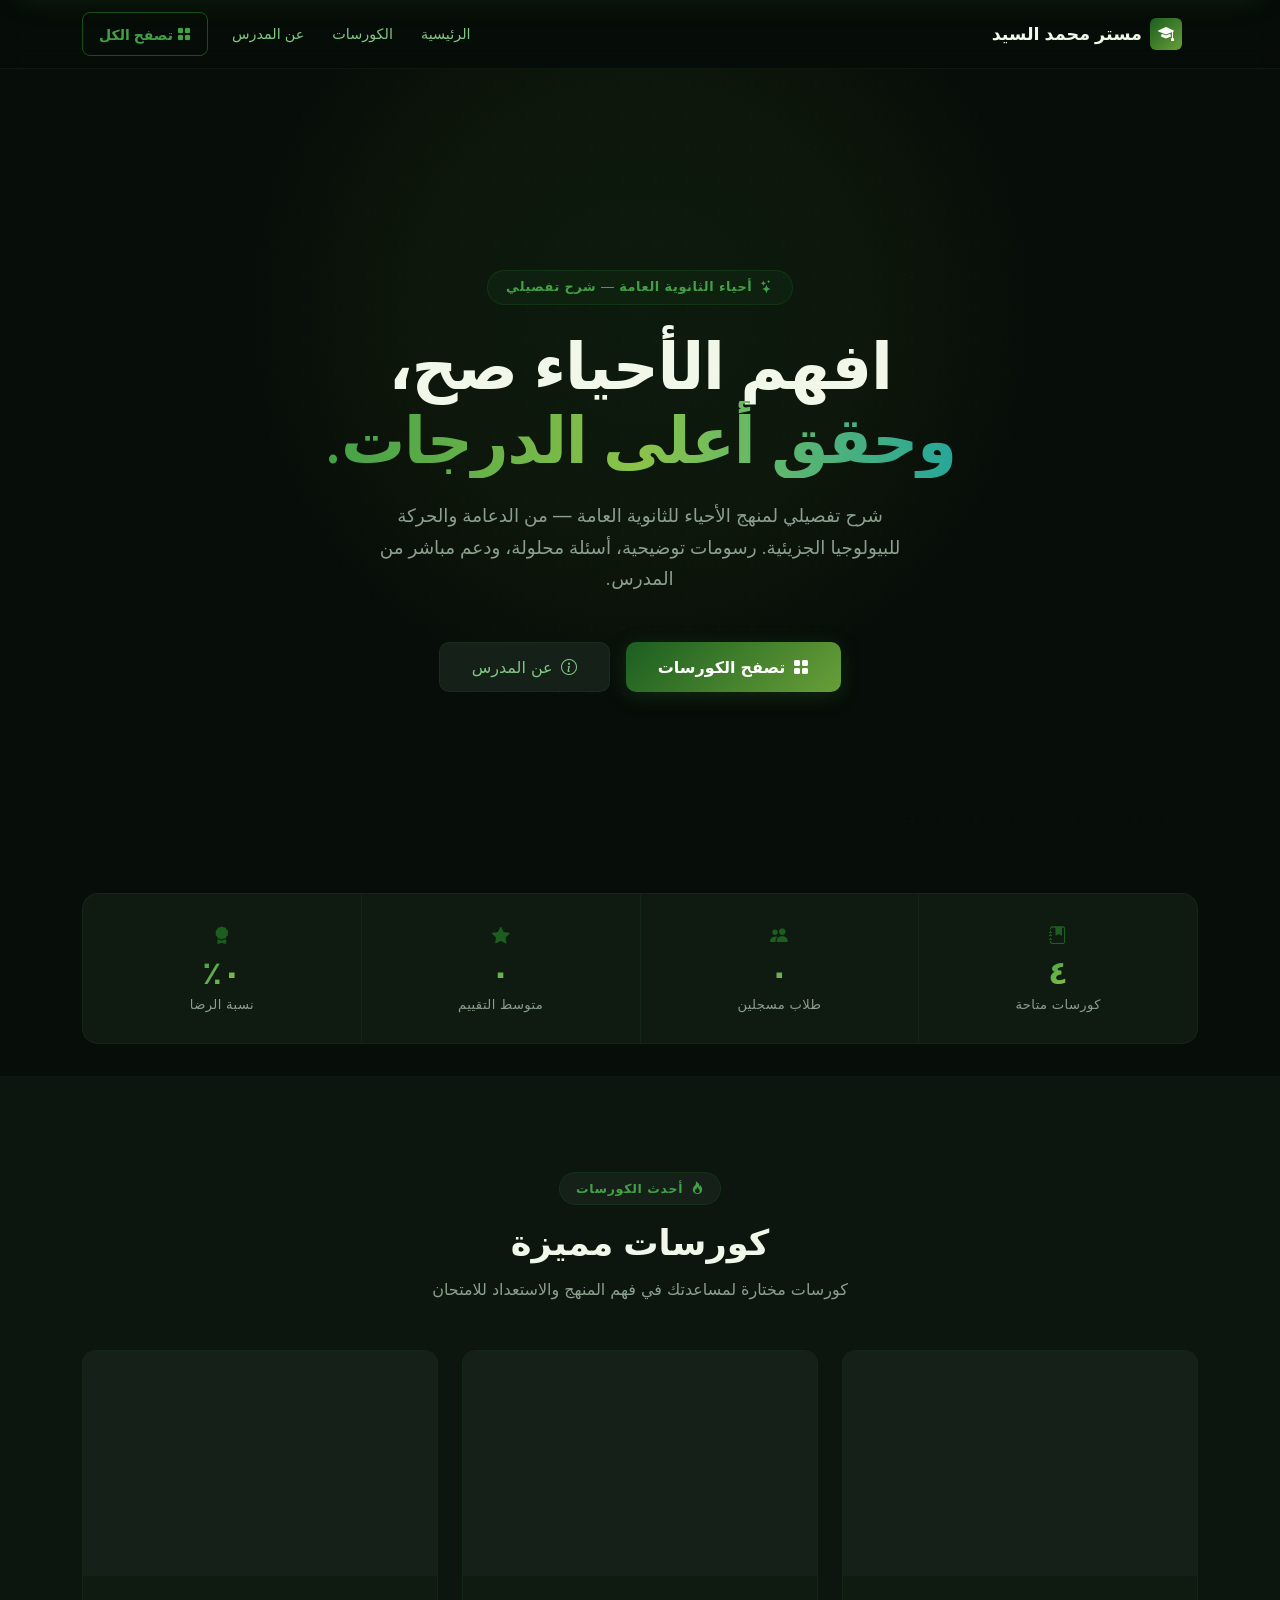
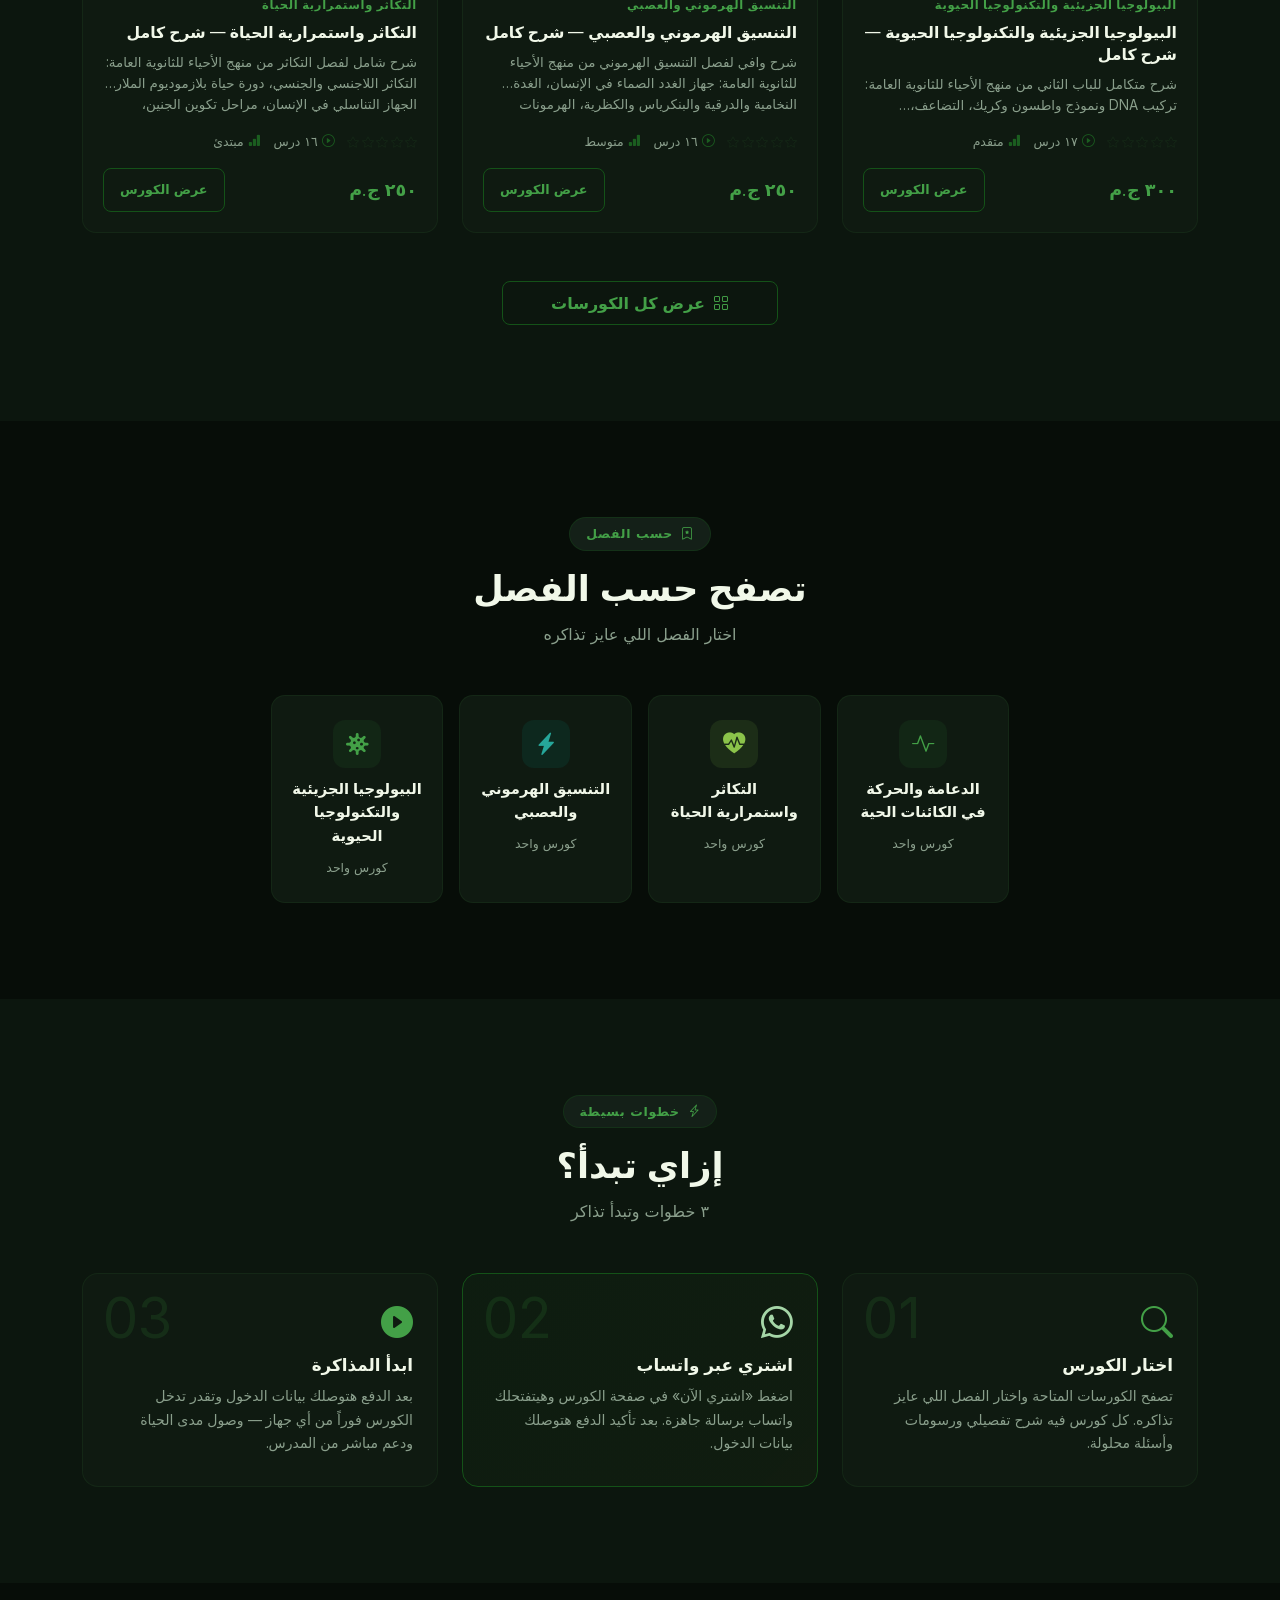
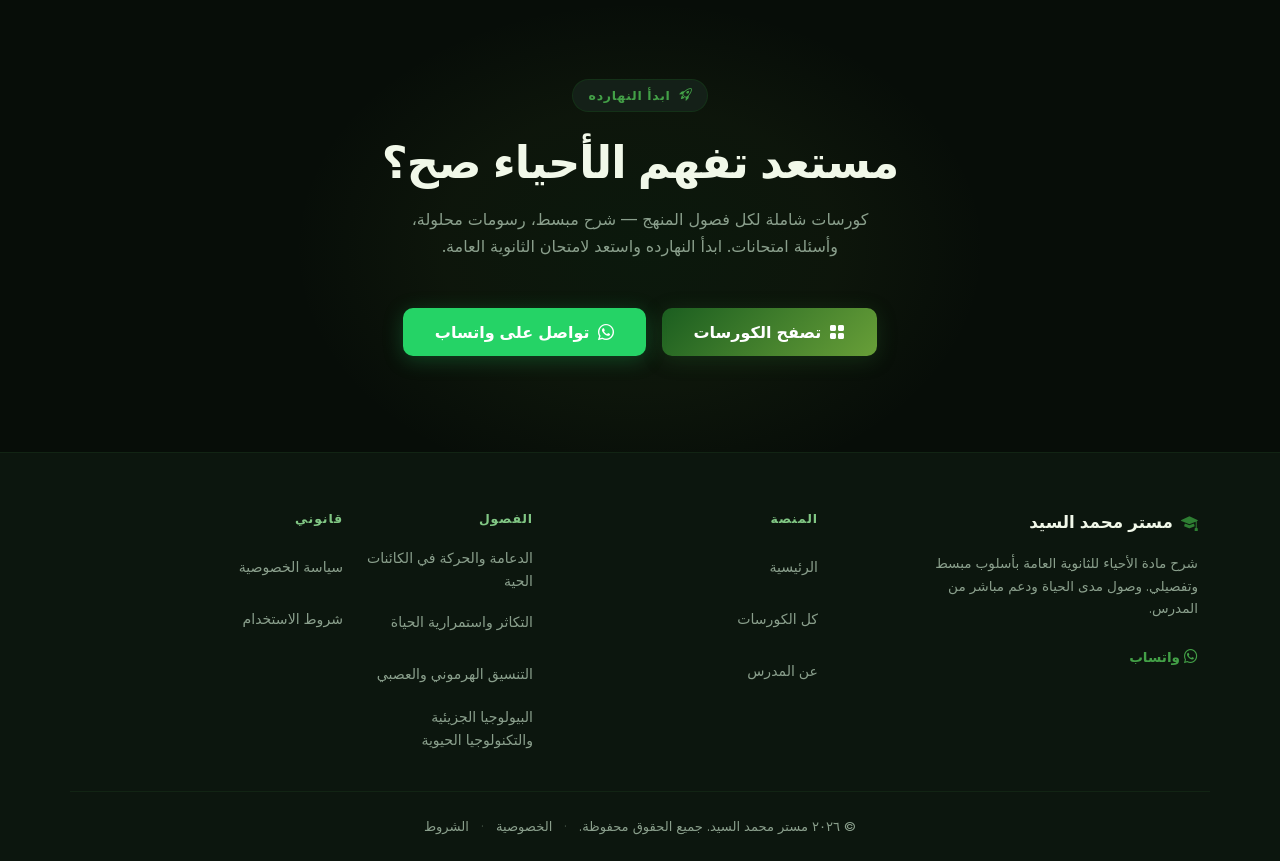
<file: index.html>
<!-- ── Upgrade Summary ──
   - Replaced home-navbar → site-navbar, home-brand → site-brand, etc.
   - Replaced home-btn-outline → site-btn-outline
   - Replaced home-btn-primary → site-btn-primary
   - Replaced home-btn-ghost → site-btn-ghost
   - Replaced home-btn-whatsapp → site-btn-whatsapp
   - Replaced home-footer, footer-* → site-footer, site-footer-*
   - Added components.css link between courses.css and home.css
   ── End Summary ── -->

<!DOCTYPE html>
<html lang="ar" dir="rtl" data-bs-theme="dark">

<head>
  <meta charset="utf-8">
  <meta name="viewport" content="width=device-width, initial-scale=1.0, shrink-to-fit=no">

  <title id="page-title">مستر محمد السيد — أستاذ الأحياء للثانوية العامة</title>
  <meta name="description"
        id="page-desc"
        content="منصة مستر محمد السيد لتعليم مادة الأحياء لطلاب الثانوية العامة في مصر. شرح تفصيلي لكل فصول المنهج مع رسومات توضيحية محلولة وأسئلة امتحانات سابقة.">
  <meta name="robots" content="index, follow">
  <link rel="canonical" id="page-canonical" href="https://mrmohamedelsayed.com/">

  <meta property="og:type"        content="website">
  <meta property="og:url"         id="og-url"         content="https://mrmohamedelsayed.com/">
  <meta property="og:title"       id="og-title"       content="مستر محمد السيد — أستاذ الأحياء للثانوية العامة">
  <meta property="og:description" id="og-desc"        content="شرح أحياء الثانوية العامة بالتفصيل مع أسئلة محلولة ودعم مباشر.">
  <meta property="og:image"       id="og-image"       content="https://mrmohamedelsayed.com/assets/img/og-image.png">
  <meta property="og:site_name"   id="og-site-name"   content="مستر محمد السيد">

  <meta name="twitter:card"        content="summary_large_image">
  <meta name="twitter:title"       id="tw-title"  content="مستر محمد السيد — أستاذ الأحياء للثانوية العامة">
  <meta name="twitter:description" id="tw-desc"   content="شرح أحياء الثانوية العامة بالتفصيل مع أسئلة محلولة ودعم مباشر.">
  <meta name="twitter:image"       id="tw-image"  content="https://mrmohamedelsayed.com/assets/img/og-image.png">

  <link rel="alternate" hreflang="ar" id="hreflang-ar" href="https://mrmohamedelsayed.com/">

  <meta http-equiv="Content-Security-Policy"
        content="default-src 'none';
                 script-src 'self';
                 style-src 'self' https://cdn.jsdelivr.net;
                 font-src 'self' https://cdn.jsdelivr.net;
                 img-src 'self' data:;
                 connect-src 'self';
                 form-action 'none';">

  <link rel="apple-touch-icon" type="image/png" sizes="180x180" href="assets/img/fav180.png">
  <link rel="icon" type="image/png" sizes="32x32" href="assets/img/fav32.png">
  <link rel="icon" type="image/png" sizes="32x32" href="assets/img/fav32D.png"
        media="(prefers-color-scheme: dark)">
  <link rel="icon" type="image/png" sizes="16x16" href="assets/img/fav16.png">
  <link rel="icon" type="image/png" sizes="16x16" href="assets/img/fav16D.png"
        media="(prefers-color-scheme: dark)">

  <link rel="preload" href="assets/fonts/inter-variable.woff2"
        as="font" type="font/woff2" crossorigin="anonymous">

  <link rel="stylesheet" href="assets/bootstrap/css/bootstrap.min.css">
  <link rel="stylesheet" href="https://cdn.jsdelivr.net/npm/bootstrap-icons@1.13.1/font/bootstrap-icons.min.css">
  <link rel="stylesheet" href="assets/css/courses.css">
  <link rel="stylesheet" href="assets/css/components.css">
  <link rel="stylesheet" href="assets/css/home.css">
</head>

<body>

  <a href="#main-content" class="skip-link">تخطي إلى المحتوى</a>

  <nav class="navbar navbar-expand-lg site-navbar sticky-top"
       aria-label="التنقل الرئيسي">
    <div class="container">

      <a class="navbar-brand site-brand" href="./index.html">
        <span class="site-brand-icon" aria-hidden="true">
          <i class="bi bi-mortarboard-fill" aria-hidden="true"></i>
        </span>
        <span id="nav-brand-name"></span>
      </a>

      <button class="navbar-toggler border-0" type="button"
              data-bs-toggle="collapse" data-bs-target="#mainNav"
              aria-controls="mainNav" aria-expanded="false"
              aria-label="تبديل القائمة">
        <i class="bi bi-list fs-4 icon-em-500" aria-hidden="true"></i>
      </button>

      <div class="collapse navbar-collapse" id="mainNav">
        <ul class="navbar-nav me-auto align-items-lg-center gap-lg-1">
          <li class="nav-item">
            <a class="nav-link" href="./index.html"
               aria-current="page" data-nav-page="home">الرئيسية</a>
          </li>
          <li class="nav-item">
            <a class="nav-link" href="./course/"
               data-nav-page="courses">الكورسات</a>
          </li>
          <li class="nav-item">
            <a class="nav-link" href="./about.html"
               data-nav-page="about">عن المدرس</a>
          </li>
          <li class="nav-item me-lg-2">
            <a class="btn site-btn-outline btn-sm px-3" href="./course/">
              <i class="bi bi-grid-fill ms-1" aria-hidden="true"></i>تصفح الكل
            </a>
          </li>
        </ul>
      </div>

    </div>
  </nav>

  <main id="main-content">

    <section class="hero-section" aria-labelledby="hero-heading">
      <div class="hero-bg-grid" aria-hidden="true"></div>
      <div class="hero-glow"    aria-hidden="true"></div>

      <div class="container hero-content">
        <div class="row justify-content-center text-center">
          <div class="col-12 col-lg-9 col-xl-8">

            <div class="hero-badge mb-4" aria-hidden="true">
              <i class="bi bi-stars ms-2" aria-hidden="true"></i>أحياء الثانوية العامة — شرح تفصيلي
            </div>

            <h1 class="hero-title mb-4" id="hero-heading">
              <span class="hero-title-line"     id="hero-title-line1"></span><br>
              <span class="hero-title-gradient" id="hero-title-gradient"></span>
            </h1>

            <p class="hero-subtitle mb-5" id="hero-subtitle"></p>

            <div class="hero-actions d-flex flex-wrap gap-3 justify-content-center">
              <a href="./course/" class="btn site-btn-primary hero-btn-main">
                <i class="bi bi-grid-fill ms-2" aria-hidden="true"></i>تصفح الكورسات
              </a>
              <a href="./about.html" class="btn site-btn-ghost hero-btn-sec">
                <i class="bi bi-info-circle ms-2" aria-hidden="true"></i>عن المدرس
              </a>
            </div>

          </div>
        </div>
      </div>

      <div class="hero-wave" aria-hidden="true">
        <svg viewBox="0 0 1440 60" preserveAspectRatio="none"
             xmlns="http://www.w3.org/2000/svg" aria-hidden="true">
          <path d="M0,30 C360,60 1080,0 1440,30 L1440,60 L0,60 Z"
                fill="var(--bg-primary)"/>
        </svg>
      </div>
    </section>

    <section class="stats-section" aria-label="إحصائيات المنصة">
      <div class="container">
        <div class="stats-bar" id="stats-bar" role="list">
          <div class="stat-item skeleton-pulse" role="listitem" aria-hidden="true">
            <div class="skeleton-line skeleton-line--short" style="width:2rem;height:2rem;margin:0 auto 0.5rem"></div>
            <div class="skeleton-line skeleton-line--short" style="width:3rem;margin:0 auto"></div>
          </div>
          <div class="stat-item skeleton-pulse" role="listitem" aria-hidden="true">
            <div class="skeleton-line skeleton-line--short" style="width:2rem;height:2rem;margin:0 auto 0.5rem"></div>
            <div class="skeleton-line skeleton-line--short" style="width:3rem;margin:0 auto"></div>
          </div>
          <div class="stat-item skeleton-pulse" role="listitem" aria-hidden="true">
            <div class="skeleton-line skeleton-line--short" style="width:2rem;height:2rem;margin:0 auto 0.5rem"></div>
            <div class="skeleton-line skeleton-line--short" style="width:3rem;margin:0 auto"></div>
          </div>
          <div class="stat-item skeleton-pulse" role="listitem" aria-hidden="true">
            <div class="skeleton-line skeleton-line--short" style="width:2rem;height:2rem;margin:0 auto 0.5rem"></div>
            <div class="skeleton-line skeleton-line--short" style="width:3rem;margin:0 auto"></div>
          </div>
        </div>
      </div>
    </section>

    <section class="home-section featured-section"
             aria-labelledby="featured-heading">
      <div class="container">

        <div class="section-header text-center mb-5">
          <div class="section-badge mb-3" aria-hidden="true">
            <i class="bi bi-fire ms-2" aria-hidden="true"></i>أحدث الكورسات
          </div>
          <h2 class="section-title" id="featured-heading">كورسات مميزة</h2>
          <p class="section-subtitle">
            كورسات مختارة لمساعدتك في فهم المنهج والاستعداد للامتحان
          </p>
        </div>

        <div class="row g-4" id="featured-courses-grid" aria-live="polite">
        </div>

        <div class="text-center mt-5">
          <a href="./course/" class="btn site-btn-outline px-5">
            <i class="bi bi-grid ms-2" aria-hidden="true"></i>عرض كل الكورسات
          </a>
        </div>

      </div>
    </section>

    <section class="home-section categories-section"
             aria-labelledby="categories-heading">
      <div class="container">

        <div class="section-header text-center mb-5">
          <div class="section-badge mb-3" aria-hidden="true">
            <i class="bi bi-bookmark-star ms-2" aria-hidden="true"></i>حسب الفصل
          </div>
          <h2 class="section-title" id="categories-heading">تصفح حسب الفصل</h2>
          <p class="section-subtitle">اختار الفصل اللي عايز تذاكره</p>
        </div>

        <div class="row g-3 justify-content-center"
             id="categories-grid" aria-live="polite">
        </div>

      </div>
    </section>

    <section class="home-section how-section"
             aria-labelledby="how-heading">
      <div class="container">

        <div class="section-header text-center mb-5">
          <div class="section-badge mb-3" aria-hidden="true">
            <i class="bi bi-lightning-charge ms-2" aria-hidden="true"></i>خطوات بسيطة
          </div>
          <h2 class="section-title" id="how-heading">إزاي تبدأ؟</h2>
          <p class="section-subtitle">٣ خطوات وتبدأ تذاكر</p>
        </div>

        <div class="row g-4 justify-content-center">

          <div class="col-12 col-md-4">
            <article class="how-card h-100">
              <div class="how-step-number" aria-hidden="true">01</div>
              <div class="how-icon mb-3" aria-hidden="true">
                <i class="bi bi-search" aria-hidden="true"></i>
              </div>
              <h3 class="how-title">اختار الكورس</h3>
              <p class="how-desc">
                تصفح الكورسات المتاحة واختار الفصل اللي عايز تذاكره.
                كل كورس فيه شرح تفصيلي ورسومات وأسئلة محلولة.
              </p>
            </article>
          </div>

          <div class="col-12 col-md-4">
            <article class="how-card how-card--accent h-100">
              <div class="how-step-number" aria-hidden="true">02</div>
              <div class="how-icon mb-3" aria-hidden="true">
                <i class="bi bi-whatsapp" aria-hidden="true"></i>
              </div>
              <h3 class="how-title">اشتري عبر واتساب</h3>
              <p class="how-desc">
                اضغط «اشتري الآن» في صفحة الكورس وهيتفتحلك واتساب
                برسالة جاهزة. بعد تأكيد الدفع هتوصلك بيانات الدخول.
              </p>
            </article>
          </div>

          <div class="col-12 col-md-4">
            <article class="how-card h-100">
              <div class="how-step-number" aria-hidden="true">03</div>
              <div class="how-icon mb-3" aria-hidden="true">
                <i class="bi bi-play-circle-fill" aria-hidden="true"></i>
              </div>
              <h3 class="how-title">ابدأ المذاكرة</h3>
              <p class="how-desc">
                بعد الدفع هتوصلك بيانات الدخول وتقدر تدخل الكورس فوراً
                من أي جهاز — وصول مدى الحياة ودعم مباشر من المدرس.
              </p>
            </article>
          </div>

        </div>
      </div>
    </section>

    <section class="cta-section" aria-labelledby="cta-heading">
      <div class="cta-glow" aria-hidden="true"></div>
      <div class="container cta-content text-center">

        <div class="section-badge mb-4" aria-hidden="true">
          <i class="bi bi-rocket-takeoff ms-2" aria-hidden="true"></i>ابدأ النهارده
        </div>
        <h2 class="cta-title mb-3" id="cta-heading">
          مستعد تفهم الأحياء صح؟
        </h2>
        <p class="cta-subtitle mb-5">
          كورسات شاملة لكل فصول المنهج — شرح مبسط، رسومات محلولة،
          وأسئلة امتحانات. ابدأ النهارده واستعد لامتحان الثانوية العامة.
        </p>

        <div class="d-flex flex-wrap gap-3 justify-content-center">
          <a href="./course/" class="btn site-btn-primary cta-btn-main">
            <i class="bi bi-grid-fill ms-2" aria-hidden="true"></i>تصفح الكورسات
          </a>
          <a id="cta-whatsapp-btn" href="#" target="_blank"
             rel="noopener noreferrer"
             class="btn site-btn-whatsapp cta-btn-wa"
             aria-label="تواصل معانا على واتساب">
            <i class="bi bi-whatsapp ms-2" aria-hidden="true"></i>تواصل على واتساب
          </a>
        </div>

      </div>
    </section>

  </main>

  <footer class="site-footer" role="contentinfo">
    <div class="container">

      <div class="row g-4 site-footer-top">

        <div class="col-12 col-md-4">
          <div class="site-footer-brand mb-3">
            <i class="bi bi-mortarboard-fill ms-2 icon-em-500" aria-hidden="true"></i>
            <span id="footer-brand-name"></span>
          </div>
          <p class="site-footer-tagline">
            شرح مادة الأحياء للثانوية العامة بأسلوب مبسط وتفصيلي.
            وصول مدى الحياة ودعم مباشر من المدرس.
          </p>
          <a id="footer-whatsapp-link" href="#" target="_blank"
             rel="noopener noreferrer" class="site-footer-social-link"
             aria-label="تواصل معانا على واتساب">
            <i class="bi bi-whatsapp ms-1" aria-hidden="true"></i>واتساب
          </a>
        </div>

        <div class="col-6 col-md-2 offset-md-1">
          <p class="site-footer-col-title">المنصة</p>
          <ul class="site-footer-links">
            <li><a href="./index.html">الرئيسية</a></li>
            <li><a href="./course/">كل الكورسات</a></li>
            <li><a href="./about.html">عن المدرس</a></li>
          </ul>
        </div>

        <div class="col-6 col-md-2">
          <p class="site-footer-col-title">الفصول</p>
          <ul class="site-footer-links" id="footer-categories">
          </ul>
        </div>

        <div class="col-6 col-md-2">
          <p class="site-footer-col-title">قانوني</p>
          <ul class="site-footer-links">
            <li><a href="./legal/privacy.html">سياسة الخصوصية</a></li>
            <li><a href="./legal/terms.html">شروط الاستخدام</a></li>
          </ul>
        </div>

      </div>

      <div class="site-footer-bottom">
        <span id="footer-copyright"></span>
        <span class="site-footer-divider" aria-hidden="true">·</span>
        <a href="./legal/privacy.html">الخصوصية</a>
        <span class="site-footer-divider" aria-hidden="true">·</span>
        <a href="./legal/terms.html">الشروط</a>
      </div>

    </div>
  </footer>

  <script src="assets/bootstrap/js/bootstrap.min.js"  defer></script>
  <script src="assets/js/utils.js"                    defer></script>
  <script src="assets/js/courses-data.js"             defer></script>
  <script src="assets/js/shared-page.js"              defer></script>
  <script src="assets/js/home-app.js"                 defer></script>

</body>

</html>
</file>
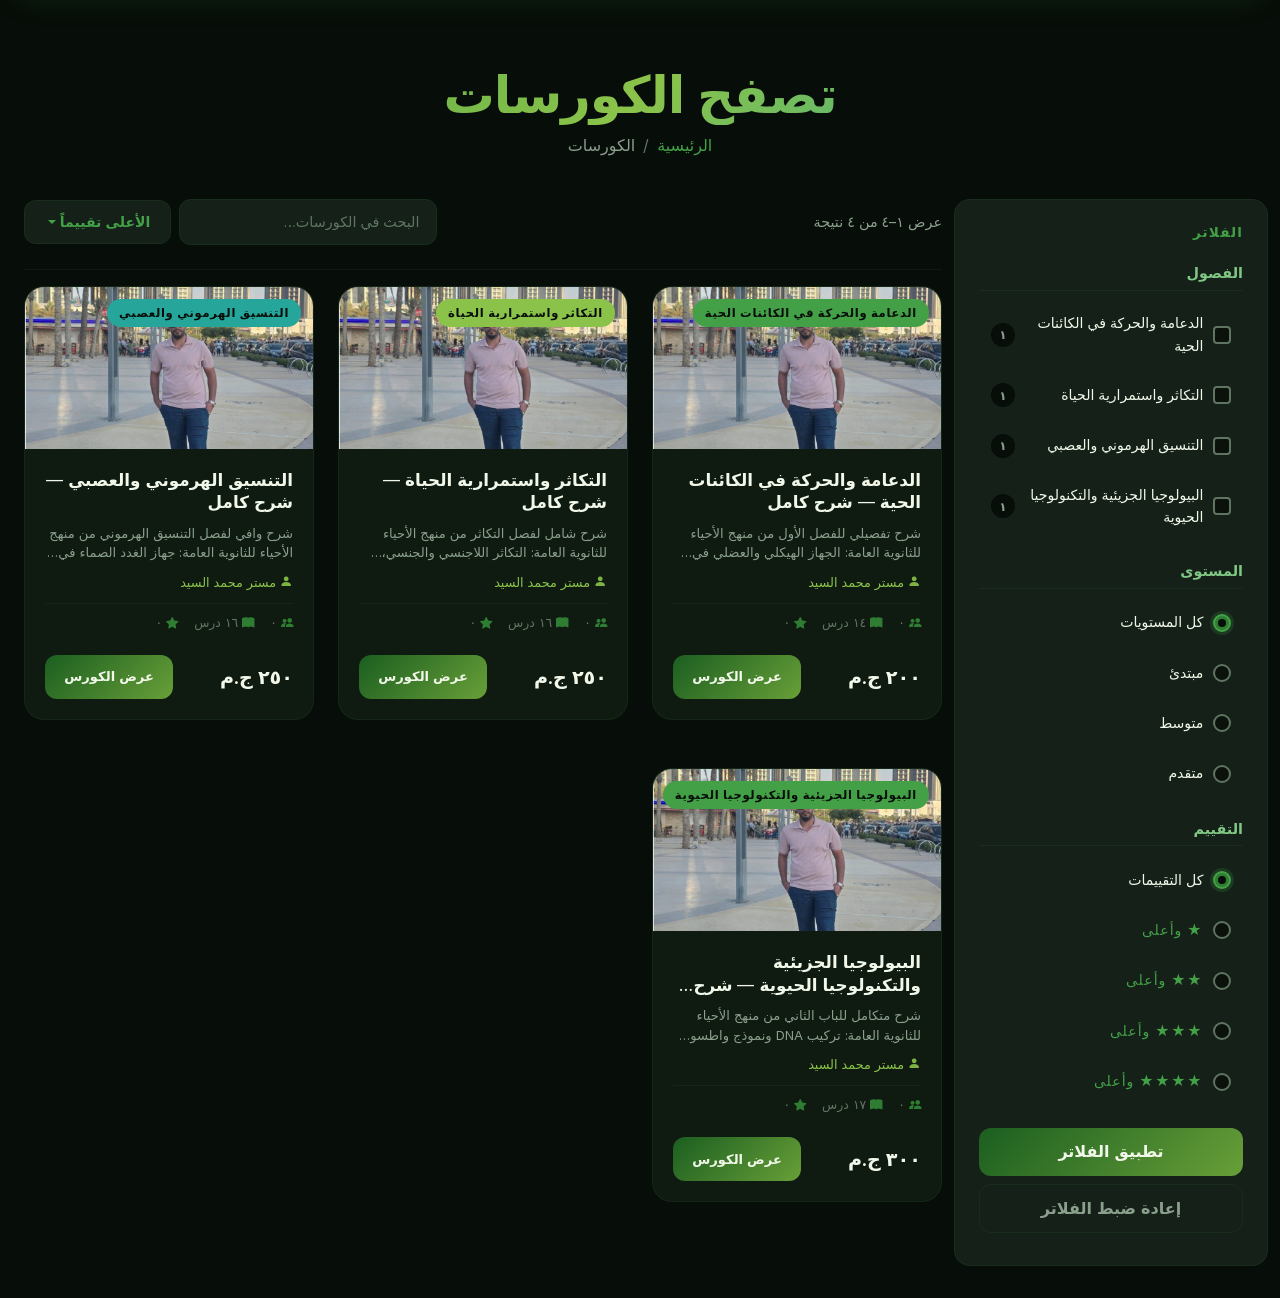
<file: course/index.html>
<!DOCTYPE html>
<html lang="ar" dir="rtl" data-bs-theme="dark">

<head>
  <meta charset="utf-8">
  <meta name="viewport" content="width=device-width, initial-scale=1.0, shrink-to-fit=no">

  <!-- SEO — injected at runtime by courses-app.js from COURSE_DATA -->
  <title id="page-title">تصفح الكورسات — مستر محمد السيد</title>
  <meta name="description"
        id="page-desc"
        content="تصفح كورسات الأحياء للصف الثالث الثانوي: الدعامة والحركة، التكاثر، التنسيق الهرموني والعصبي، والبيولوجيا الجزيئية. فلتر حسب الفصل أو المستوى أو التقييم.">
  <meta name="robots" content="index, follow">
  <link rel="canonical" id="page-canonical" href="https://mrmohamedelsayed.com/course/">

  <!-- Open Graph -->
  <meta property="og:type"        content="website">
  <meta property="og:url"         id="og-url"       content="https://mrmohamedelsayed.com/course/">
  <meta property="og:title"       id="og-title"     content="تصفح الكورسات — مستر محمد السيد">
  <meta property="og:description" id="og-desc"      content="تصفح كورسات الأحياء للثانوية العامة. فلتر حسب الفصل أو المستوى وابدأ التعلم اليوم.">
  <meta property="og:image"       id="og-image"     content="https://mrmohamedelsayed.com/assets/img/og-image.png">
  <meta property="og:site_name"   id="og-site-name" content="مستر محمد السيد">

  <!-- Twitter Card -->
  <meta name="twitter:card"        content="summary_large_image">
  <meta name="twitter:title"       id="tw-title" content="تصفح الكورسات — مستر محمد السيد">
  <meta name="twitter:description" id="tw-desc"  content="تصفح كورسات الأحياء للثانوية العامة. فلتر حسب الفصل أو المستوى وابدأ التعلم اليوم.">
  <meta name="twitter:image"       id="tw-image" content="https://mrmohamedelsayed.com/assets/img/og-image.png">

  <!-- hreflang -->
  <link rel="alternate" hreflang="ar" id="hreflang-ar" href="https://mrmohamedelsayed.com/course/">

  <!-- CSP — font-src 'self' for Inter self-hosted -->
  <meta http-equiv="Content-Security-Policy"
        content="default-src 'none';
                 script-src 'self';
                 style-src 'self' https://cdn.jsdelivr.net;
                 font-src 'self' https://cdn.jsdelivr.net;
                 img-src 'self' data:;
                 connect-src 'self';
                 form-action 'none';">

  <!-- JSON-LD injected by courses-app.js -->

  <!-- Favicons -->
  <link rel="apple-touch-icon" type="image/png" sizes="180x180" href="../assets/img/fav180.png">
  <link rel="icon" type="image/png" sizes="32x32" href="../assets/img/fav32.png">
  <link rel="icon" type="image/png" sizes="32x32" href="../assets/img/fav32D.png"
        media="(prefers-color-scheme: dark)">
  <link rel="icon" type="image/png" sizes="16x16" href="../assets/img/fav16.png">
  <link rel="icon" type="image/png" sizes="16x16" href="../assets/img/fav16D.png"
        media="(prefers-color-scheme: dark)">

  <!-- Preload critical font — path from /course/ -->
  <link rel="preload" href="../assets/fonts/inter-variable.woff2"
        as="font" type="font/woff2" crossorigin="anonymous">

  <!-- Stylesheets -->
  <link rel="stylesheet" href="../assets/bootstrap/css/bootstrap.min.css">
  <link rel="stylesheet" href="https://cdn.jsdelivr.net/npm/bootstrap-icons@1.13.1/font/bootstrap-icons.min.css">
  <link rel="stylesheet" href="../assets/css/courses.css">
</head>

<body>

  <!-- Skip to content -->
  <a href="#main-content" class="skip-link">تخطي إلى المحتوى</a>

  <main id="main-content" class="page-container">

    <!-- ── Page Header ── -->
    <header class="page-header">
      <h1 class="page-title">تصفح الكورسات</h1>
      <nav class="breadcrumb-nav" aria-label="مسار التنقل">
        <ol class="breadcrumb">
          <li class="breadcrumb-item">
            <a href="../index.html">الرئيسية</a>
          </li>
          <li class="breadcrumb-item active" aria-current="page">
            <span>الكورسات</span>
          </li>
        </ol>
      </nav>
    </header>

    <!-- ── Layout ── -->
    <div class="row g-4">

      <!-- Sidebar — desktop -->
      <aside id="desktop-filters-slot"
             class="col-lg-3 d-none d-lg-block sidebar"
             aria-label="فلاتر الكورسات">
      </aside>

      <!-- Content area -->
      <div id="content-area" class="col-lg-9">

        <!-- Toolbar -->
        <div class="toolbar" role="search">
          <p id="results-text"
             class="results-text mb-0"
             aria-live="polite"
             aria-atomic="true">جارٍ التحميل</p>

          <div class="d-flex align-items-center gap-2">
            <label class="visually-hidden" for="search-input">
              البحث في الكورسات
            </label>
            <input id="search-input"
                   class="search-input"
                   type="search"
                   placeholder="البحث في الكورسات…"
                   autocomplete="off"
                   aria-label="البحث في الكورسات">

            <div class="dropdown">
              <button id="sort-dropdown"
                      class="btn sort-toggle dropdown-toggle"
                      type="button"
                      data-bs-toggle="dropdown"
                      aria-expanded="false"
                      aria-label="ترتيب الكورسات">
                <span class="d-none d-sm-inline sort-label">متوسط التقييمات</span>
                <i class="d-sm-none bi bi-sort-down" aria-hidden="true"></i>
              </button>
              <ul id="sort-dropdown-menu"
                  class="dropdown-menu sort-menu dropdown-menu-end"
                  role="listbox"
                  aria-label="خيارات الترتيب">
              </ul>
            </div>
          </div>
        </div>

        <!-- Courses grid -->
        <h2 class="visually-hidden" id="courses-list-heading">نتائج الكورسات</h2>
        <div id="courses-grid"
             class="row g-4"
             aria-live="polite"
             aria-atomic="true">
        </div>

        <!-- Pagination -->
        <nav aria-label="صفحات الكورسات">
          <ul id="pagination-bar"
              class="pagination justify-content-center mt-4 gap-2">
          </ul>
        </nav>

      </div>
    </div>

  </main><!-- /#main-content -->


  <!-- ── Mobile Offcanvas filters ── -->
  <div id="offcanvas-filters"
       class="offcanvas offcanvas-start mobile-offcanvas"
       tabindex="-1"
       aria-labelledby="offcanvas-title">
    <div class="offcanvas-header">
      <h2 id="offcanvas-title" class="offcanvas-title">الفلاتر</h2>
      <button class="btn-close"
              type="button"
              data-bs-dismiss="offcanvas"
              aria-label="إغلاق الفلاتر"></button>
    </div>
    <div id="mobile-filters-slot" class="offcanvas-body"></div>
  </div>


  <!-- ── FAB — mobile filter trigger ── -->
  <button id="floating-filter-btn"
          class="d-lg-none floating-fab"
          type="button"
          data-bs-toggle="offcanvas"
          data-bs-target="#offcanvas-filters"
          aria-label="فتح فلاتر الكورسات"
          aria-controls="offcanvas-filters">
    <i class="bi bi-funnel-fill" aria-hidden="true"></i>
  </button>


  <!-- ── Toast Container ── -->
  <div class="toast-container position-fixed bottom-0 end-0 p-3"
       aria-live="polite"
       aria-atomic="true">
  </div>


  <!-- Scripts — deferred, non-blocking -->
  <script src="../assets/bootstrap/js/bootstrap.min.js"  defer></script>
  <script src="../assets/js/utils.js"                    defer></script>
  <script src="../assets/js/courses-data.js"             defer></script>
  <script src="../assets/js/shared-page.js"              defer></script>
  <script src="../assets/js/courses-app.js"              defer></script>
  <script src="../assets/js/ratings-system.js"           defer></script>

</body>
</html>
</file>
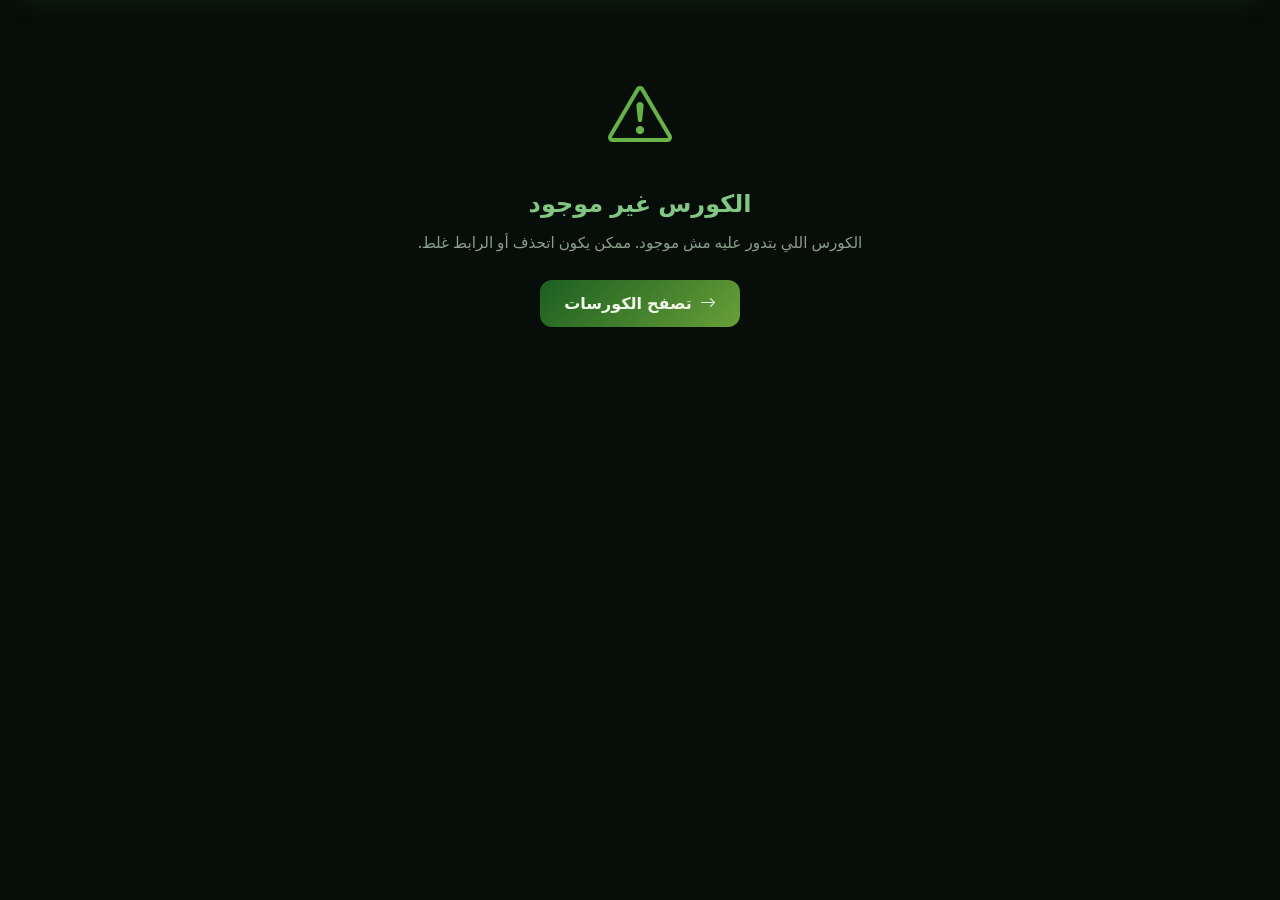
<file: course/course-details/index.html>
<!DOCTYPE html>
<html lang="ar" dir="rtl" data-bs-theme="dark">

<head>
  <meta charset="utf-8">
  <meta name="viewport" content="width=device-width, initial-scale=1.0, shrink-to-fit=no">

  <title id="page-title">تفاصيل الكورس — مستر محمد السيد</title>
  <meta name="description"
        id="page-desc"
        content="شرح تفصيلي لمنهج الأحياء للثانوية العامة. رسومات توضيحية محلولة وأسئلة امتحانات سابقة ودعم مباشر من المدرس.">
  <meta name="robots" id="page-robots" content="index, follow">
  <link rel="canonical" id="page-canonical"
        href="https://mrmohamedelsayed.com/course/course-details/">

  <meta property="og:type"        content="article">
  <meta property="og:url"         id="og-url"       content="https://mrmohamedelsayed.com/course/course-details/">
  <meta property="og:title"       id="og-title"     content="تفاصيل الكورس — مستر محمد السيد">
  <meta property="og:description" id="og-desc"      content="شرح تفصيلي لمنهج الأحياء للثانوية العامة مع أسئلة محلولة ودعم مباشر.">
  <meta property="og:image"       id="og-image"     content="https://mrmohamedelsayed.com/assets/img/og-image.png">
  <meta property="og:site_name"   id="og-site-name" content="مستر محمد السيد">

  <meta name="twitter:card"        content="summary_large_image">
  <meta name="twitter:title"       id="tw-title" content="تفاصيل الكورس — مستر محمد السيد">
  <meta name="twitter:description" id="tw-desc"  content="شرح تفصيلي لمنهج الأحياء للثانوية العامة مع أسئلة محلولة ودعم مباشر.">
  <meta name="twitter:image"       id="tw-image" content="https://mrmohamedelsayed.com/assets/img/og-image.png">

  <link rel="alternate" hreflang="ar" id="hreflang-ar"
        href="https://mrmohamedelsayed.com/course/course-details/">

  <meta http-equiv="Content-Security-Policy"
      content="default-src 'none';
               script-src 'self';
               style-src 'self' https://cdn.jsdelivr.net;
               font-src 'self' https://cdn.jsdelivr.net;
               img-src 'self' https://img.youtube.com https://i.ytimg.com data:;
               connect-src 'self';
               frame-src https://www.youtube.com https://www.youtube-nocookie.com https://drive.google.com;
               base-uri 'self';
               form-action 'none';">

  <link rel="apple-touch-icon" type="image/png" sizes="180x180"
        href="../../assets/img/fav180.png">
  <link rel="icon" type="image/png" sizes="32x32"
        href="../../assets/img/fav32.png">
  <link rel="icon" type="image/png" sizes="32x32"
        href="../../assets/img/fav32D.png"
        media="(prefers-color-scheme: dark)">
  <link rel="icon" type="image/png" sizes="16x16"
        href="../../assets/img/fav16.png">
  <link rel="icon" type="image/png" sizes="16x16"
        href="../../assets/img/fav16D.png"
        media="(prefers-color-scheme: dark)">

  <link rel="preload" href="../../assets/fonts/inter-variable.woff2"
        as="font" type="font/woff2" crossorigin="anonymous">

  <link rel="stylesheet" href="../../assets/bootstrap/css/bootstrap.min.css">
  <link rel="stylesheet" href="https://cdn.jsdelivr.net/npm/bootstrap-icons@1.13.1/font/bootstrap-icons.min.css">
  <link rel="stylesheet" href="../../assets/css/courses.css">
  <link rel="stylesheet" href="../../assets/css/course-details.css">
</head>

  <!-- Skip to content -->
  <a href="#app" class="skip-link">تخطي إلى المحتوى</a>

  <!-- App container — all content built dynamically by course-details-app.js -->
  <main id="app"  aria-label="تفاصيل الكورس">
    <noscript>
      <div style="text-align:center; padding:4rem 1rem; color:#81c784;">
        <p style="font-size:1.2rem; font-weight:700;">
          JavaScript مطلوب
        </p>
        <p style="color:#6b7f6e;">
          من فضلك فعّل JavaScript لعرض تفاصيل الكورس.
        </p>
        <a href="../../course/"
           style="color:#43a047; text-decoration:underline;">
          → العودة للكورسات
        </a>
      </div>
    </noscript>
  </main>

  <!-- Scripts — deferred, non-blocking -->
  <script src="../../assets/bootstrap/js/bootstrap.min.js"    defer></script>
  <script src="../../assets/js/utils.js"                      defer></script>
  <script src="../../assets/js/courses-data.js"               defer></script>
  <script src="../../assets/js/shared-page.js"                defer></script>
  <script src="../../assets/js/ratings-system.js"             defer></script>
  <script src="../../assets/js/course-details-app.js"         defer></script>

</body>
</html>
</file>
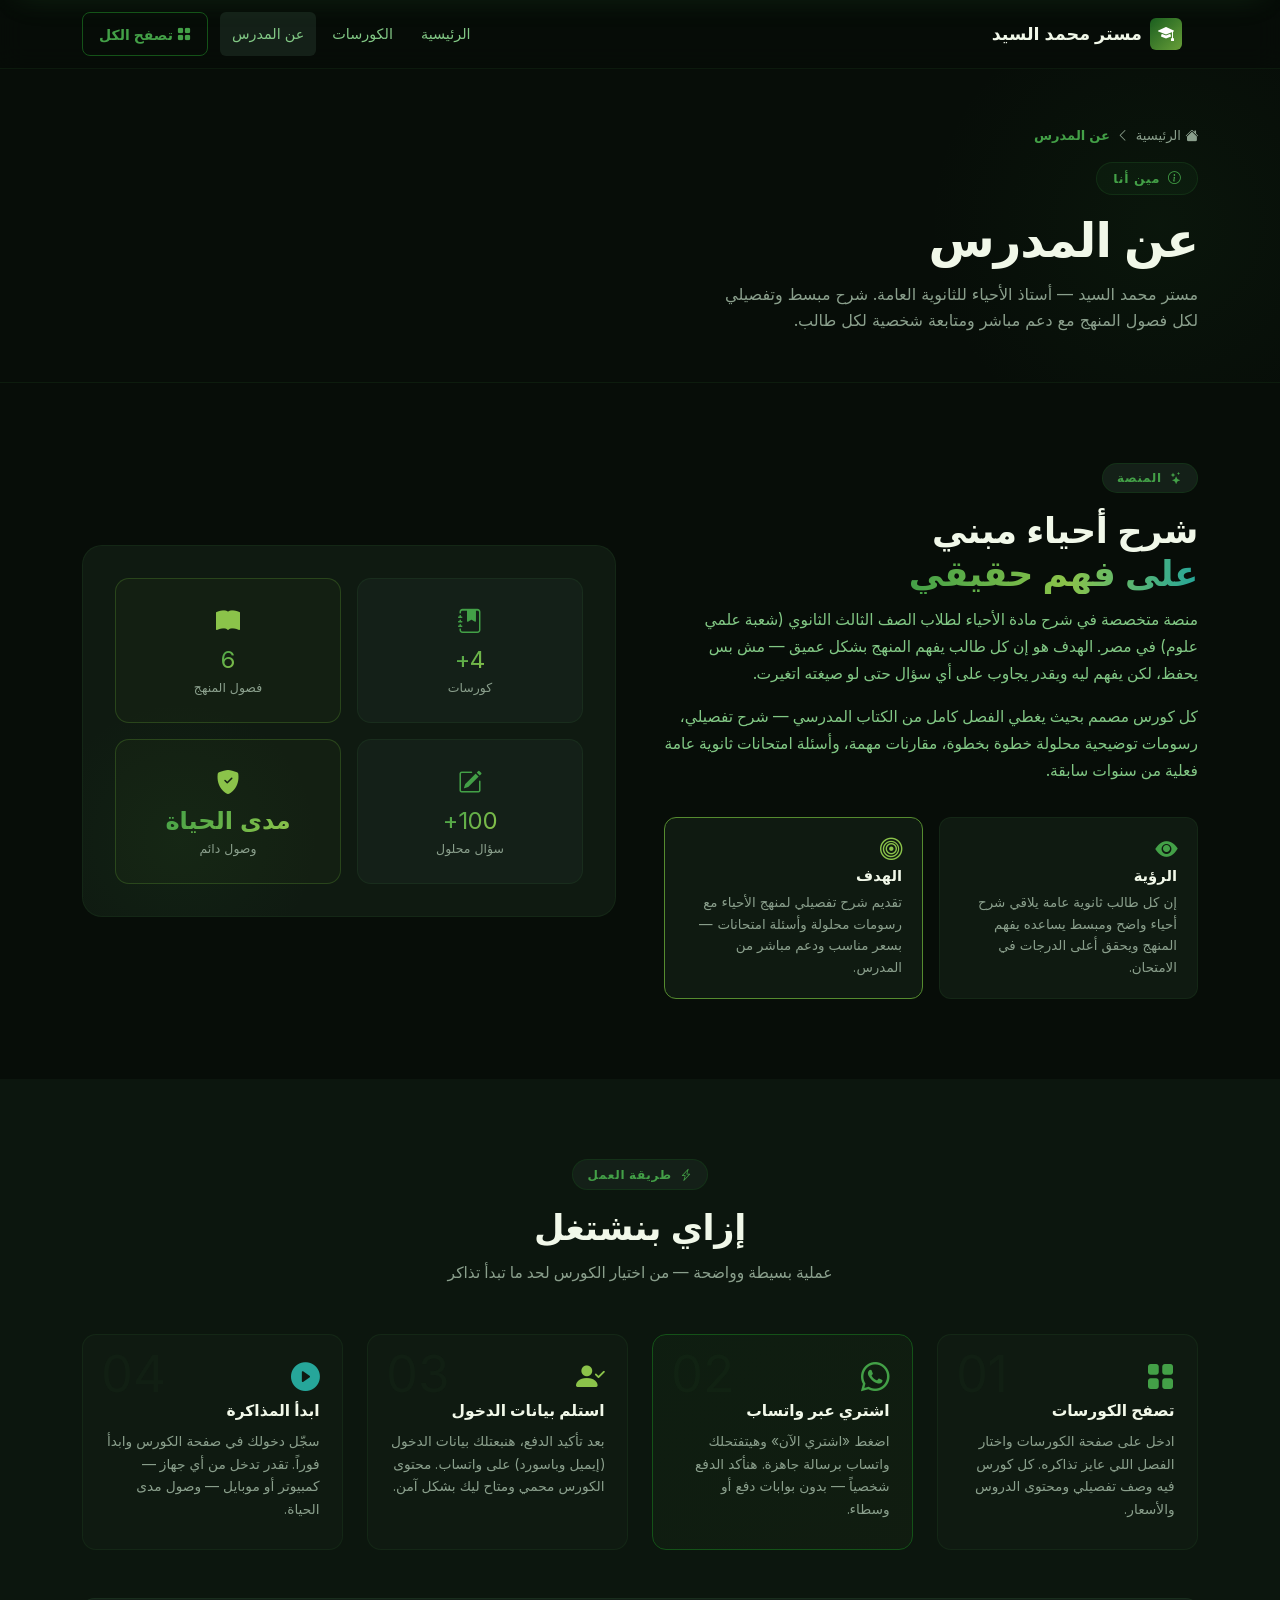
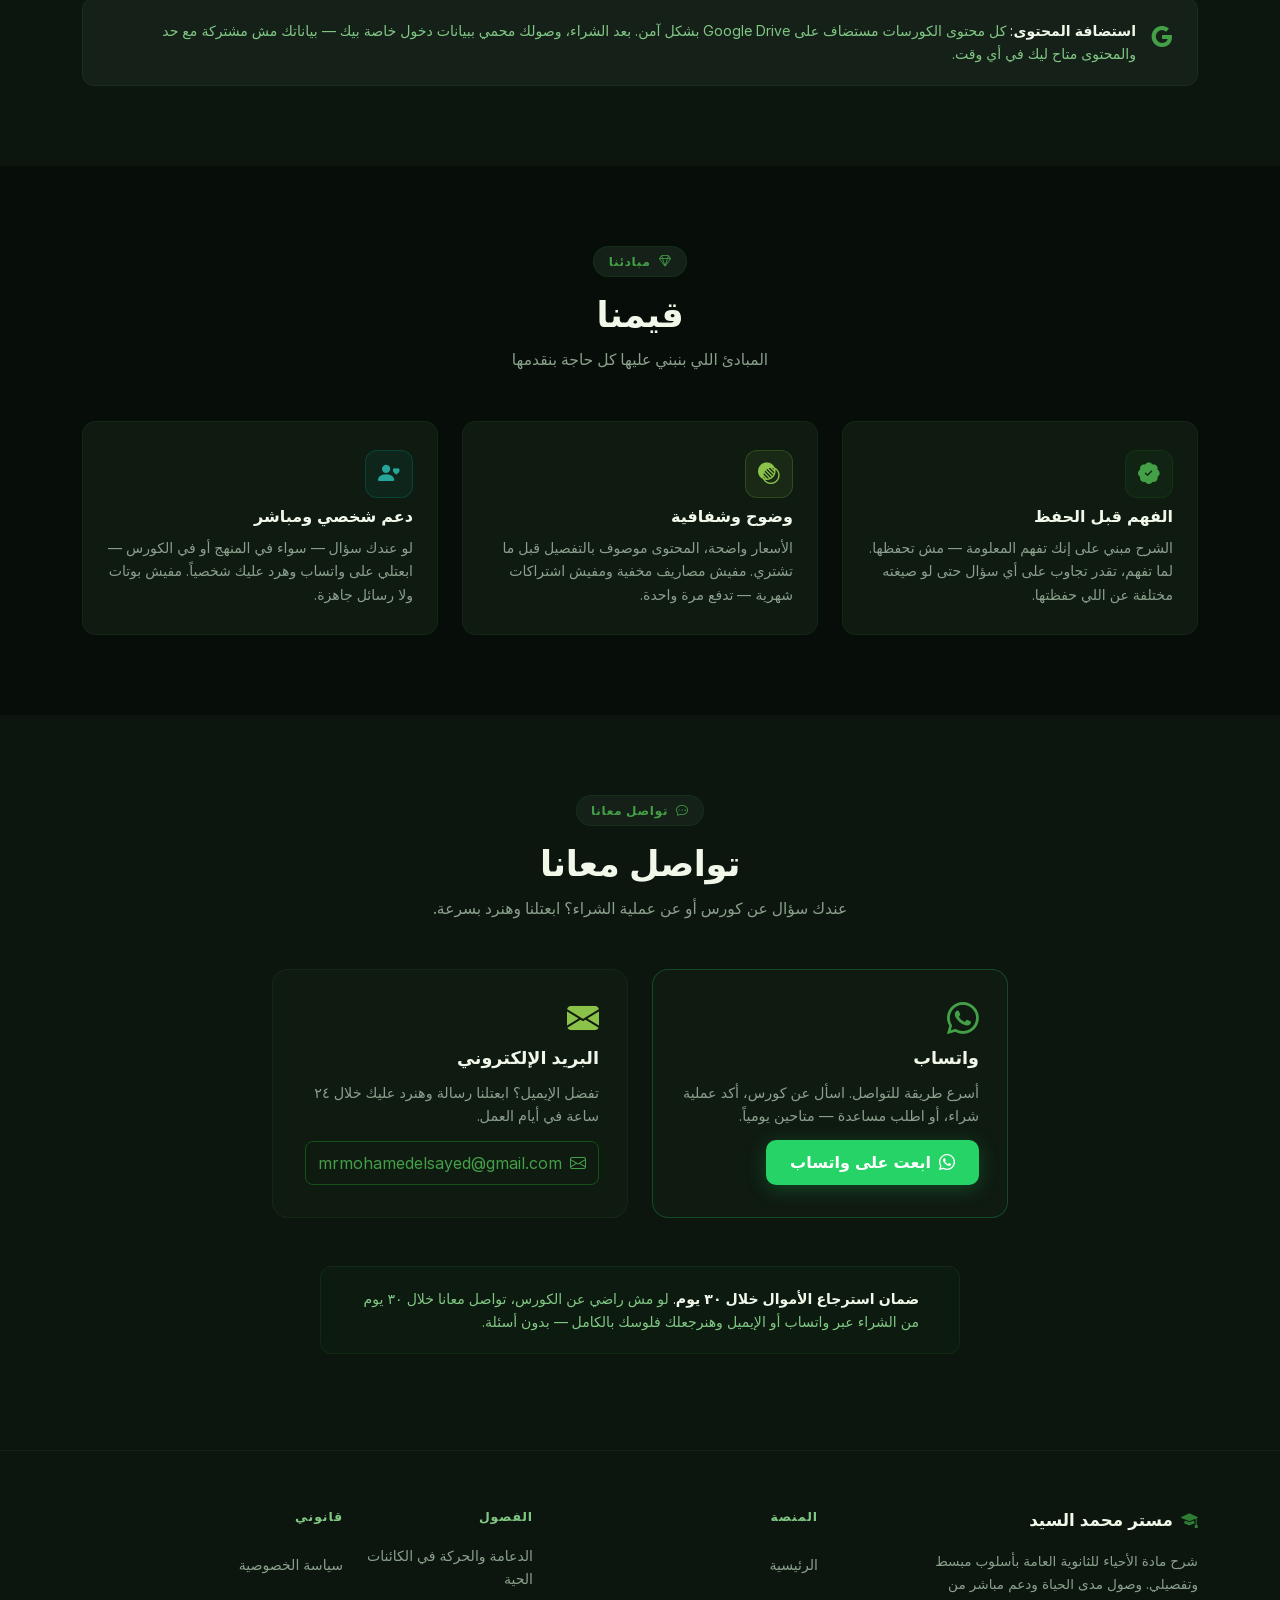
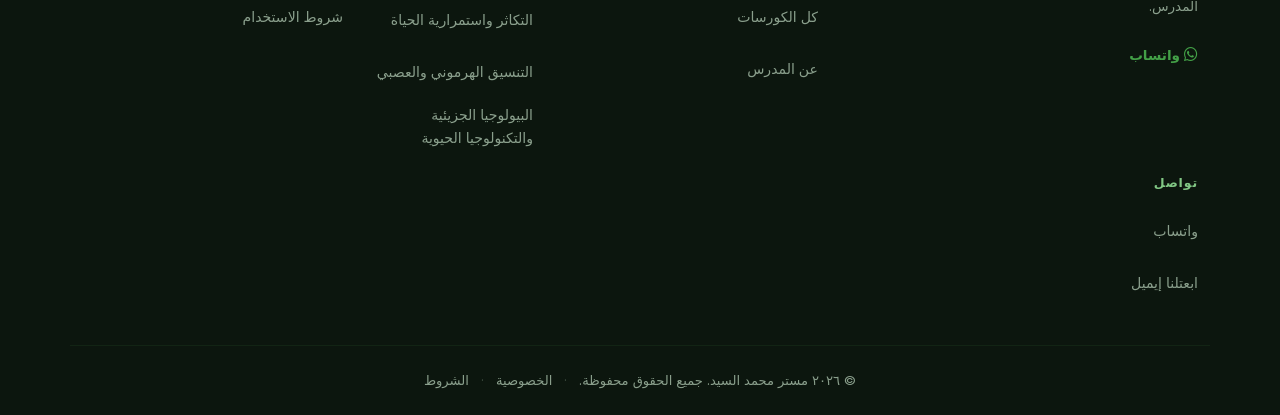
<file: about.html>
<!DOCTYPE html>
<html lang="ar" dir="rtl" data-bs-theme="dark">

<head>
  <meta charset="utf-8">
  <meta name="viewport" content="width=device-width, initial-scale=1.0, shrink-to-fit=no">

  <title id="page-title">عن المدرس — مستر محمد السيد</title>
  <meta name="description"
        id="page-desc"
        content="تعرف على مستر محمد السيد — أستاذ الأحياء للثانوية العامة. رؤيتنا، طريقة عملنا، وكيف تتواصل معانا.">
  <meta name="robots" content="index, follow">
  <link rel="canonical" id="page-canonical" href="https://mrmohamedelsayed.com/about.html">

  <meta property="og:type"        content="website">
  <meta property="og:url"         id="og-url"       content="https://mrmohamedelsayed.com/about.html">
  <meta property="og:title"       id="og-title"     content="عن المدرس — مستر محمد السيد">
  <meta property="og:description" id="og-desc"      content="تعرف على مستر محمد السيد — أستاذ الأحياء للثانوية العامة. شرح تفصيلي ودعم مباشر.">
  <meta property="og:image"       id="og-image"     content="https://mrmohamedelsayed.com/assets/img/og-image.png">
  <meta property="og:site_name"   id="og-site-name" content="مستر محمد السيد">

  <meta name="twitter:card"        content="summary_large_image">
  <meta name="twitter:title"       id="tw-title" content="عن المدرس — مستر محمد السيد">
  <meta name="twitter:description" id="tw-desc"  content="تعرف على مستر محمد السيد — أستاذ الأحياء للثانوية العامة. شرح تفصيلي ودعم مباشر.">
  <meta name="twitter:image"       id="tw-image" content="https://mrmohamedelsayed.com/assets/img/og-image.png">

  <link rel="alternate" hreflang="ar" id="hreflang-ar" href="https://mrmohamedelsayed.com/about.html">

  <meta http-equiv="Content-Security-Policy"
        content="default-src 'none';
                 script-src 'self';
                 style-src 'self' https://cdn.jsdelivr.net;
                 font-src 'self' https://cdn.jsdelivr.net;
                 img-src 'self' data:;
                 connect-src 'self';
                 form-action 'none';">

  <link rel="apple-touch-icon" type="image/png" sizes="180x180" href="assets/img/fav180.png">
  <link rel="icon" type="image/png" sizes="32x32" href="assets/img/fav32.png">
  <link rel="icon" type="image/png" sizes="32x32" href="assets/img/fav32D.png"
        media="(prefers-color-scheme: dark)">
  <link rel="icon" type="image/png" sizes="16x16" href="assets/img/fav16.png">
  <link rel="icon" type="image/png" sizes="16x16" href="assets/img/fav16D.png"
        media="(prefers-color-scheme: dark)">

  <link rel="preload" href="assets/fonts/inter-variable.woff2"
        as="font" type="font/woff2" crossorigin="anonymous">

  <link rel="stylesheet" href="assets/bootstrap/css/bootstrap.min.css">
  <link rel="stylesheet" href="https://cdn.jsdelivr.net/npm/bootstrap-icons@1.13.1/font/bootstrap-icons.min.css">
  <link rel="stylesheet" href="assets/css/courses.css">
  <link rel="stylesheet" href="assets/css/components.css">
  <link rel="stylesheet" href="assets/css/about.css">
</head>

<body>

  <a href="#main-content" class="skip-link">تخطي إلى المحتوى</a>

  <nav class="navbar navbar-expand-lg site-navbar sticky-top"
       aria-label="التنقل الرئيسي">
    <div class="container">

      <a class="navbar-brand site-brand" href="./index.html">
        <span class="site-brand-icon" aria-hidden="true">
          <i class="bi bi-mortarboard-fill" aria-hidden="true"></i>
        </span>
        <span id="nav-brand-name"></span>
      </a>

      <button class="navbar-toggler border-0" type="button"
              data-bs-toggle="collapse" data-bs-target="#mainNav"
              aria-controls="mainNav" aria-expanded="false"
              aria-label="تبديل القائمة">
        <i class="bi bi-list fs-4 icon-em-500" aria-hidden="true"></i>
      </button>

      <div class="collapse navbar-collapse" id="mainNav">
        <ul class="navbar-nav me-auto align-items-lg-center gap-lg-1">
          <li class="nav-item">
            <a class="nav-link" href="./index.html"
               data-nav-page="home">الرئيسية</a>
          </li>
          <li class="nav-item">
            <a class="nav-link" href="./course/"
               data-nav-page="courses">الكورسات</a>
          </li>
          <li class="nav-item">
            <a class="nav-link site-nav-active" href="./about.html"
               aria-current="page" data-nav-page="about">عن المدرس</a>
          </li>
          <li class="nav-item me-lg-2">
            <a class="btn site-btn-outline btn-sm px-3" href="./course/"
               aria-label="تصفح كل الكورسات">
              <i class="bi bi-grid-fill ms-1" aria-hidden="true"></i>تصفح الكل
            </a>
          </li>
        </ul>
      </div>

    </div>
  </nav>

  <header class="site-page-header">
    <div class="site-header-glow" aria-hidden="true"></div>
    <div class="container site-header-content">

      <nav aria-label="مسار التنقل" class="mb-3">
        <ol class="site-breadcrumb">
          <li>
            <a href="./index.html">
              <i class="bi bi-house-fill ms-1" aria-hidden="true"></i>الرئيسية
            </a>
          </li>
          <li aria-hidden="true">
            <i class="bi bi-chevron-left"></i>
          </li>
          <li aria-current="page">عن المدرس</li>
        </ol>
      </nav>

      <div class="site-header-badge mb-3" aria-hidden="true">
        <i class="bi bi-info-circle ms-2" aria-hidden="true"></i>مين أنا
      </div>
      <h1 class="site-header-title">عن المدرس</h1>
      <p class="site-header-subtitle">
        مستر محمد السيد — أستاذ الأحياء للثانوية العامة. شرح مبسط وتفصيلي
        لكل فصول المنهج مع دعم مباشر ومتابعة شخصية لكل طالب.
      </p>

    </div>
  </header>

  <main id="main-content">

    <section class="about-section" aria-labelledby="platform-heading">
      <div class="container">
        <div class="row g-5 align-items-center">

          <div class="col-12 col-lg-6">
            <div class="about-section-badge mb-3" aria-hidden="true">
              <i class="bi bi-stars ms-2" aria-hidden="true"></i>المنصة
            </div>
            <h2 class="about-section-title" id="platform-heading">
              شرح أحياء مبني<br>
              <span class="about-title-gradient">على فهم حقيقي</span>
            </h2>
            <p class="about-body-text">
              منصة <span id="brand-inline-1"></span> متخصصة في شرح مادة الأحياء
              لطلاب الصف الثالث الثانوي (شعبة علمي علوم) في مصر. الهدف هو
              إن كل طالب يفهم المنهج بشكل عميق — مش بس يحفظ، لكن يفهم ليه
              ويقدر يجاوب على أي سؤال حتى لو صيغته اتغيرت.
            </p>
            <p class="about-body-text">
              كل كورس مصمم بحيث يغطي الفصل كامل من الكتاب المدرسي —
              شرح تفصيلي، رسومات توضيحية محلولة خطوة بخطوة، مقارنات
              مهمة، وأسئلة امتحانات ثانوية عامة فعلية من سنوات سابقة.
            </p>

            <div class="row g-3 mt-1">
              <div class="col-12 col-sm-6">
                <div class="about-vm-card">
                  <div class="about-vm-icon" aria-hidden="true">
                    <i class="bi bi-eye-fill" aria-hidden="true"></i>
                  </div>
                  <h3 class="about-vm-title">الرؤية</h3>
                  <p class="about-vm-text">
                    إن كل طالب ثانوية عامة يلاقي شرح أحياء واضح ومبسط
                    يساعده يفهم المنهج ويحقق أعلى الدرجات في الامتحان.
                  </p>
                </div>
              </div>
              <div class="col-12 col-sm-6">
                <div class="about-vm-card about-vm-card--accent">
                  <div class="about-vm-icon about-vm-icon--teal" aria-hidden="true">
                    <i class="bi bi-bullseye" aria-hidden="true"></i>
                  </div>
                  <h3 class="about-vm-title">الهدف</h3>
                  <p class="about-vm-text">
                    تقديم شرح تفصيلي لمنهج الأحياء مع رسومات محلولة
                    وأسئلة امتحانات — بسعر مناسب ودعم مباشر من المدرس.
                  </p>
                </div>
              </div>
            </div>
          </div>

          <div class="col-12 col-lg-6">
            <div class="about-visual-panel" aria-hidden="true">
              <div class="about-visual-inner">
                <div class="about-visual-stat">
                  <i class="bi bi-journal-bookmark-fill"></i>
                  <span class="about-visual-stat-num">4+</span>
                  <span class="about-visual-stat-lbl">كورسات</span>
                </div>
                <div class="about-visual-stat about-visual-stat--accent">
                  <i class="bi bi-book-fill"></i>
                  <span class="about-visual-stat-num">6</span>
                  <span class="about-visual-stat-lbl">فصول المنهج</span>
                </div>
                <div class="about-visual-stat">
                  <i class="bi bi-pencil-square"></i>
                  <span class="about-visual-stat-num">100+</span>
                  <span class="about-visual-stat-lbl">سؤال محلول</span>
                </div>
                <div class="about-visual-stat about-visual-stat--accent">
                  <i class="bi bi-shield-fill-check"></i>
                  <span class="about-visual-stat-num">مدى الحياة</span>
                  <span class="about-visual-stat-lbl">وصول دائم</span>
                </div>
              </div>
              <div class="about-visual-glow"></div>
            </div>
          </div>

        </div>
      </div>
    </section>

    <section class="about-section about-section--alt"
             aria-labelledby="how-heading">
      <div class="container">

        <div class="text-center mb-5">
          <div class="about-section-badge mb-3" aria-hidden="true">
            <i class="bi bi-lightning-charge ms-2" aria-hidden="true"></i>طريقة العمل
          </div>
          <h2 class="about-section-title" id="how-heading">إزاي بنشتغل</h2>
          <p class="about-section-subtitle">
            عملية بسيطة وواضحة — من اختيار الكورس لحد ما تبدأ تذاكر
          </p>
        </div>

        <div class="row g-4">

          <div class="col-12 col-md-6 col-lg-3">
            <article class="about-how-card h-100">
              <div class="about-how-step" aria-hidden="true">01</div>
              <div class="about-how-icon" aria-hidden="true">
                <i class="bi bi-grid-fill" aria-hidden="true"></i>
              </div>
              <h3 class="about-how-title">تصفح الكورسات</h3>
              <p class="about-how-text">
                ادخل على صفحة الكورسات واختار الفصل اللي عايز تذاكره.
                كل كورس فيه وصف تفصيلي ومحتوى الدروس والأسعار.
              </p>
            </article>
          </div>

          <div class="col-12 col-md-6 col-lg-3">
            <article class="about-how-card about-how-card--active h-100">
              <div class="about-how-step" aria-hidden="true">02</div>
              <div class="about-how-icon" aria-hidden="true">
                <i class="bi bi-whatsapp" aria-hidden="true"></i>
              </div>
              <h3 class="about-how-title">اشتري عبر واتساب</h3>
              <p class="about-how-text">
                اضغط «اشتري الآن» وهيتفتحلك واتساب برسالة جاهزة.
                هنأكد الدفع شخصياً — بدون بوابات دفع أو وسطاء.
              </p>
            </article>
          </div>

          <div class="col-12 col-md-6 col-lg-3">
            <article class="about-how-card h-100">
              <div class="about-how-step" aria-hidden="true">03</div>
              <div class="about-how-icon about-how-icon--teal" aria-hidden="true">
                <i class="bi bi-person-check-fill" aria-hidden="true"></i>
              </div>
              <h3 class="about-how-title">استلم بيانات الدخول</h3>
              <p class="about-how-text">
                بعد تأكيد الدفع، هنبعتلك بيانات الدخول (إيميل وباسورد)
                على واتساب. محتوى الكورس محمي ومتاح ليك بشكل آمن.
              </p>
            </article>
          </div>

          <div class="col-12 col-md-6 col-lg-3">
            <article class="about-how-card h-100">
              <div class="about-how-step" aria-hidden="true">04</div>
              <div class="about-how-icon about-how-icon--cyan" aria-hidden="true">
                <i class="bi bi-play-circle-fill" aria-hidden="true"></i>
              </div>
              <h3 class="about-how-title">ابدأ المذاكرة</h3>
              <p class="about-how-text">
                سجّل دخولك في صفحة الكورس وابدأ فوراً. تقدر تدخل من
                أي جهاز — كمبيوتر أو موبايل — وصول مدى الحياة.
              </p>
            </article>
          </div>

        </div>

        <div class="about-note mt-5">
          <div class="about-note-icon" aria-hidden="true">
            <i class="bi bi-google" aria-hidden="true"></i>
          </div>
          <div class="about-note-body">
            <strong>استضافة المحتوى:</strong> كل محتوى الكورسات مستضاف
            على Google Drive بشكل آمن. بعد الشراء، وصولك محمي ببيانات
            دخول خاصة بيك — بياناتك مش مشتركة مع حد والمحتوى متاح ليك
            في أي وقت.
          </div>
        </div>

      </div>
    </section>

    <section class="about-section" aria-labelledby="values-heading">
      <div class="container">

        <div class="text-center mb-5">
          <div class="about-section-badge mb-3" aria-hidden="true">
            <i class="bi bi-gem ms-2" aria-hidden="true"></i>مبادئنا
          </div>
          <h2 class="about-section-title" id="values-heading">قيمنا</h2>
          <p class="about-section-subtitle">
            المبادئ اللي بنبني عليها كل حاجة بنقدمها
          </p>
        </div>

        <div class="row g-4 justify-content-center">

          <div class="col-12 col-sm-6 col-lg-4">
            <article class="about-value-card h-100">
              <div class="about-value-icon about-value-icon--em" aria-hidden="true">
                <i class="bi bi-patch-check-fill" aria-hidden="true"></i>
              </div>
              <h3 class="about-value-title">الفهم قبل الحفظ</h3>
              <p class="about-value-text">
                الشرح مبني على إنك تفهم المعلومة — مش تحفظها. لما تفهم،
                تقدر تجاوب على أي سؤال حتى لو صيغته مختلفة عن اللي حفظتها.
              </p>
            </article>
          </div>

          <div class="col-12 col-sm-6 col-lg-4">
            <article class="about-value-card h-100">
              <div class="about-value-icon about-value-icon--teal" aria-hidden="true">
                <i class="bi bi-transparency" aria-hidden="true"></i>
              </div>
              <h3 class="about-value-title">وضوح وشفافية</h3>
              <p class="about-value-text">
                الأسعار واضحة، المحتوى موصوف بالتفصيل قبل ما تشتري.
                مفيش مصاريف مخفية ومفيش اشتراكات شهرية — تدفع مرة واحدة.
              </p>
            </article>
          </div>

          <div class="col-12 col-sm-6 col-lg-4">
            <article class="about-value-card h-100">
              <div class="about-value-icon about-value-icon--cyan" aria-hidden="true">
                <i class="bi bi-person-heart" aria-hidden="true"></i>
              </div>
              <h3 class="about-value-title">دعم شخصي ومباشر</h3>
              <p class="about-value-text">
                لو عندك سؤال — سواء في المنهج أو في الكورس — ابعتلي على
                واتساب وهرد عليك شخصياً. مفيش بوتات ولا رسائل جاهزة.
              </p>
            </article>
          </div>

        </div>
      </div>
    </section>

    <section class="about-section about-section--alt about-contact-section"
             aria-labelledby="contact-heading">
      <div class="container">

        <div class="text-center mb-5">
          <div class="about-section-badge mb-3" aria-hidden="true">
            <i class="bi bi-chat-dots ms-2" aria-hidden="true"></i>تواصل معانا
          </div>
          <h2 class="about-section-title" id="contact-heading">تواصل معانا</h2>
          <p class="about-section-subtitle">
            عندك سؤال عن كورس أو عن عملية الشراء؟ ابعتلنا وهنرد بسرعة.
          </p>
        </div>

        <div class="row g-4 justify-content-center">

          <div class="col-12 col-sm-10 col-md-5 col-lg-4">
            <article class="about-contact-card about-contact-card--wa h-100">
              <div class="about-contact-icon" aria-hidden="true">
                <i class="bi bi-whatsapp" aria-hidden="true"></i>
              </div>
              <h3 class="about-contact-title">واتساب</h3>
              <p class="about-contact-text">
                أسرع طريقة للتواصل. اسأل عن كورس، أكد عملية شراء،
                أو اطلب مساعدة — متاحين يومياً.
              </p>
              <a id="contact-whatsapp-btn"
                 href="#"
                 target="_blank"
                 rel="noopener noreferrer"
                 class="btn site-btn-whatsapp mt-auto"
                 aria-label="تواصل معانا على واتساب">
                <i class="bi bi-whatsapp ms-2" aria-hidden="true"></i>
                ابعت على واتساب
              </a>
            </article>
          </div>

          <div class="col-12 col-sm-10 col-md-5 col-lg-4">
            <article class="about-contact-card h-100">
              <div class="about-contact-icon about-contact-icon--teal"
                   aria-hidden="true">
                <i class="bi bi-envelope-fill" aria-hidden="true"></i>
              </div>
              <h3 class="about-contact-title">البريد الإلكتروني</h3>
              <p class="about-contact-text">
                تفضل الإيميل؟ ابعتلنا رسالة وهنرد عليك خلال ٢٤ ساعة
                في أيام العمل.
              </p>
              <a id="contact-email-link"
                 href="mailto:mrmohamedelsayed@gmail.com"
                 class="btn site-btn-outline mt-auto"
                 aria-label="ابعتلنا إيميل">
                <i class="bi bi-envelope ms-2" aria-hidden="true"></i>
                <span id="contact-email-text">mrmohamedelsayed@gmail.com</span>
              </a>
            </article>
          </div>

        </div>

        <div class="about-note about-note--em about-note-narrow mt-5 mx-auto">
          <div class="about-note-icon" aria-hidden="true">
            <i class="bi bi-shield-check-fill" aria-hidden="true"></i>
          </div>
          <div class="about-note-body">
            <strong>ضمان استرجاع الأموال خلال ٣٠ يوم.</strong> لو مش
            راضي عن الكورس، تواصل معانا خلال ٣٠ يوم من الشراء عبر
            واتساب أو الإيميل وهنرجعلك فلوسك بالكامل — بدون أسئلة.
          </div>
        </div>

      </div>
    </section>

  </main>

  <footer class="site-footer" role="contentinfo">
    <div class="container">

      <div class="row g-4 site-footer-top">

        <div class="col-12 col-md-4">
          <div class="site-footer-brand mb-3">
            <i class="bi bi-mortarboard-fill ms-2 icon-em-500" aria-hidden="true"></i>
            <span id="footer-brand-name"></span>
          </div>
          <p class="site-footer-tagline">
            شرح مادة الأحياء للثانوية العامة بأسلوب مبسط وتفصيلي.
            وصول مدى الحياة ودعم مباشر من المدرس.
          </p>
          <a id="footer-whatsapp-link"
             href="#"
             target="_blank"
             rel="noopener noreferrer"
             class="site-footer-social-link"
             aria-label="تواصل معانا على واتساب">
            <i class="bi bi-whatsapp ms-1" aria-hidden="true"></i>واتساب
          </a>
        </div>

        <div class="col-6 col-md-2 offset-md-1">
          <p class="site-footer-col-title">المنصة</p>
          <ul class="site-footer-links">
            <li><a href="./index.html">الرئيسية</a></li>
            <li><a href="./course/">كل الكورسات</a></li>
            <li><a href="./about.html">عن المدرس</a></li>
          </ul>
        </div>

        <div class="col-6 col-md-2">
          <p class="site-footer-col-title">الفصول</p>
          <ul class="site-footer-links" id="footer-categories">
          </ul>
        </div>

        <div class="col-6 col-md-2">
          <p class="site-footer-col-title">قانوني</p>
          <ul class="site-footer-links">
            <li><a href="./legal/privacy.html">سياسة الخصوصية</a></li>
            <li><a href="./legal/terms.html">شروط الاستخدام</a></li>
          </ul>
        </div>

        <div class="col-6 col-md-2">
          <p class="site-footer-col-title">تواصل</p>
          <ul class="site-footer-links">
            <li>
              <a id="footer-wa-link-2"
                 href="#"
                 target="_blank"
                 rel="noopener noreferrer"
                 aria-label="تواصل معانا على واتساب">واتساب</a>
            </li>
            <li>
              <a id="footer-email-link"
                 href="mailto:mrmohamedelsayed@gmail.com">ابعتلنا إيميل</a>
            </li>
          </ul>
        </div>

      </div>

      <div class="site-footer-bottom">
        <span id="footer-copyright"></span>
        <span class="site-footer-divider" aria-hidden="true">·</span>
        <a href="./legal/privacy.html">الخصوصية</a>
        <span class="site-footer-divider" aria-hidden="true">·</span>
        <a href="./legal/terms.html">الشروط</a>
      </div>

    </div>
  </footer>

  <script src="assets/bootstrap/js/bootstrap.min.js"  defer></script>
  <script src="assets/js/utils.js"                    defer></script>
  <script src="assets/js/courses-data.js"             defer></script>
  <script src="assets/js/shared-page.js"              defer></script>
  <script src="assets/js/about-app.js"                defer></script>

</body>

</html>
</file>
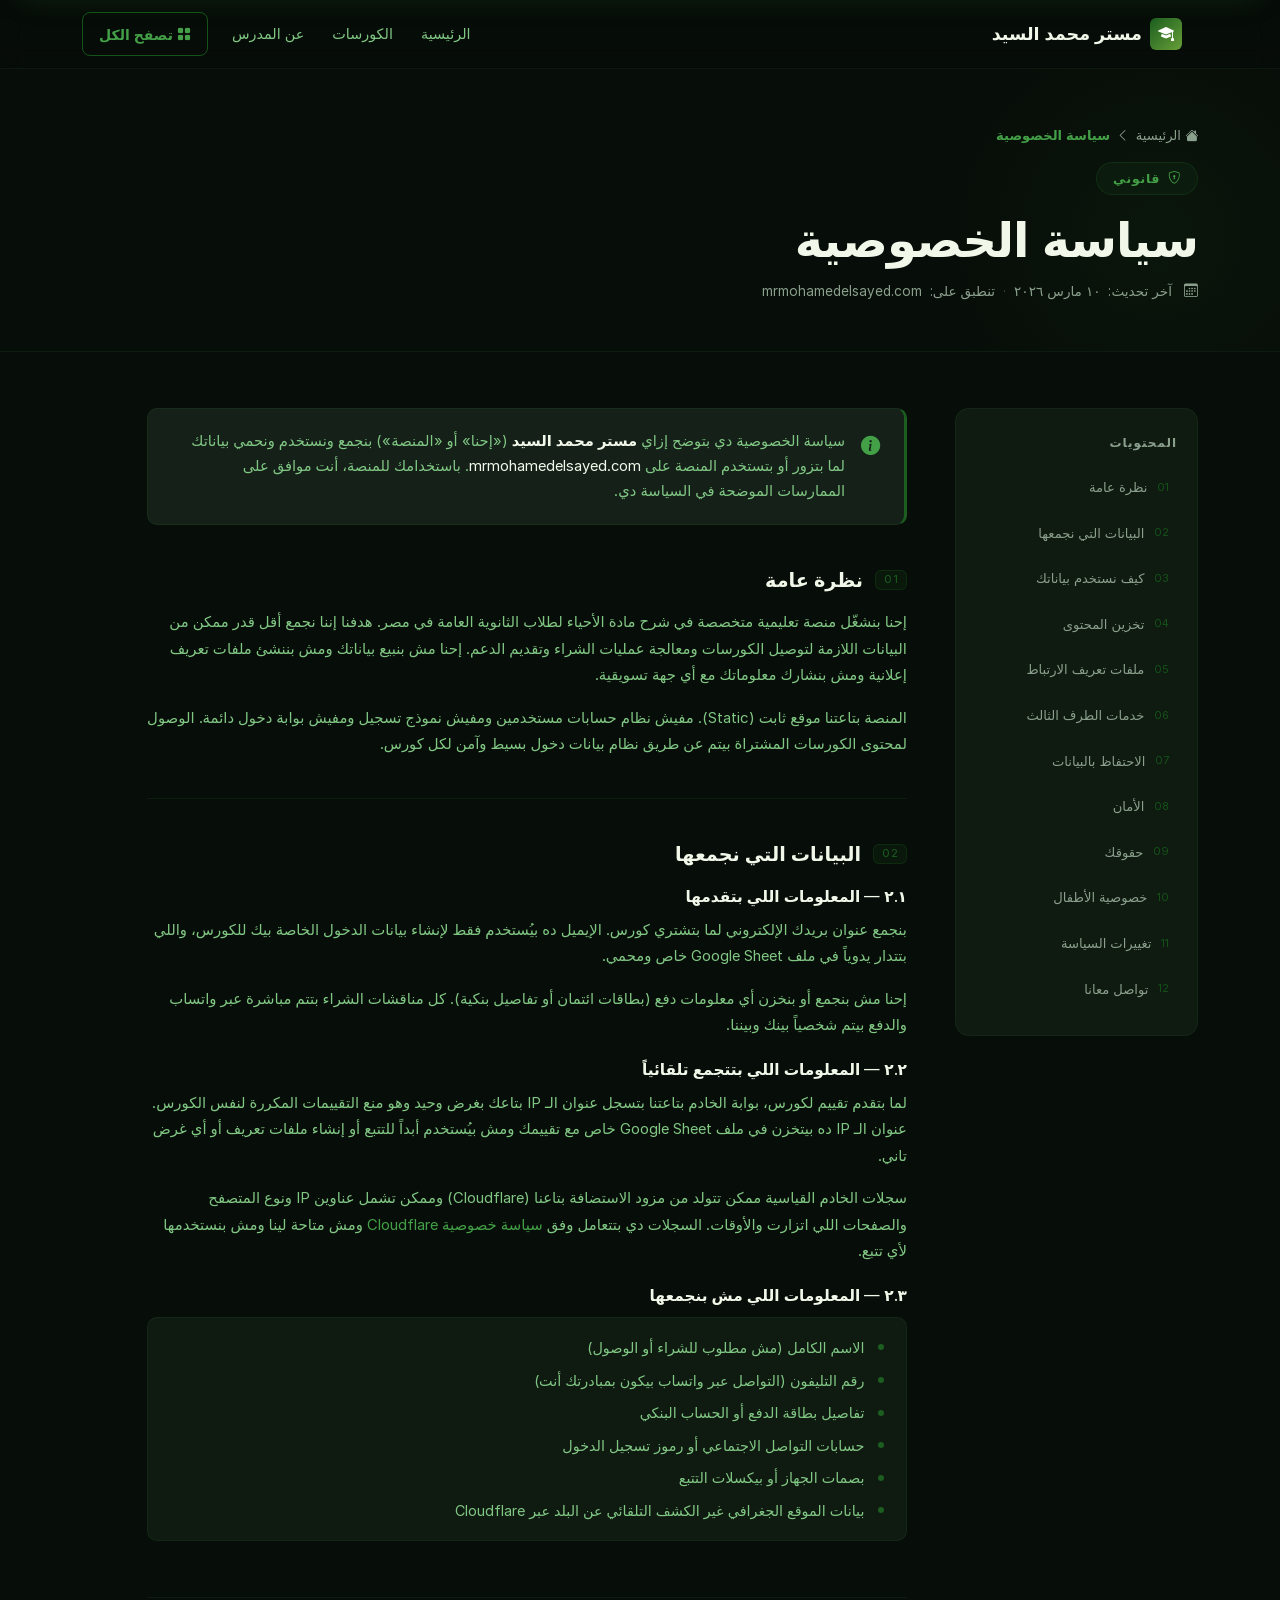
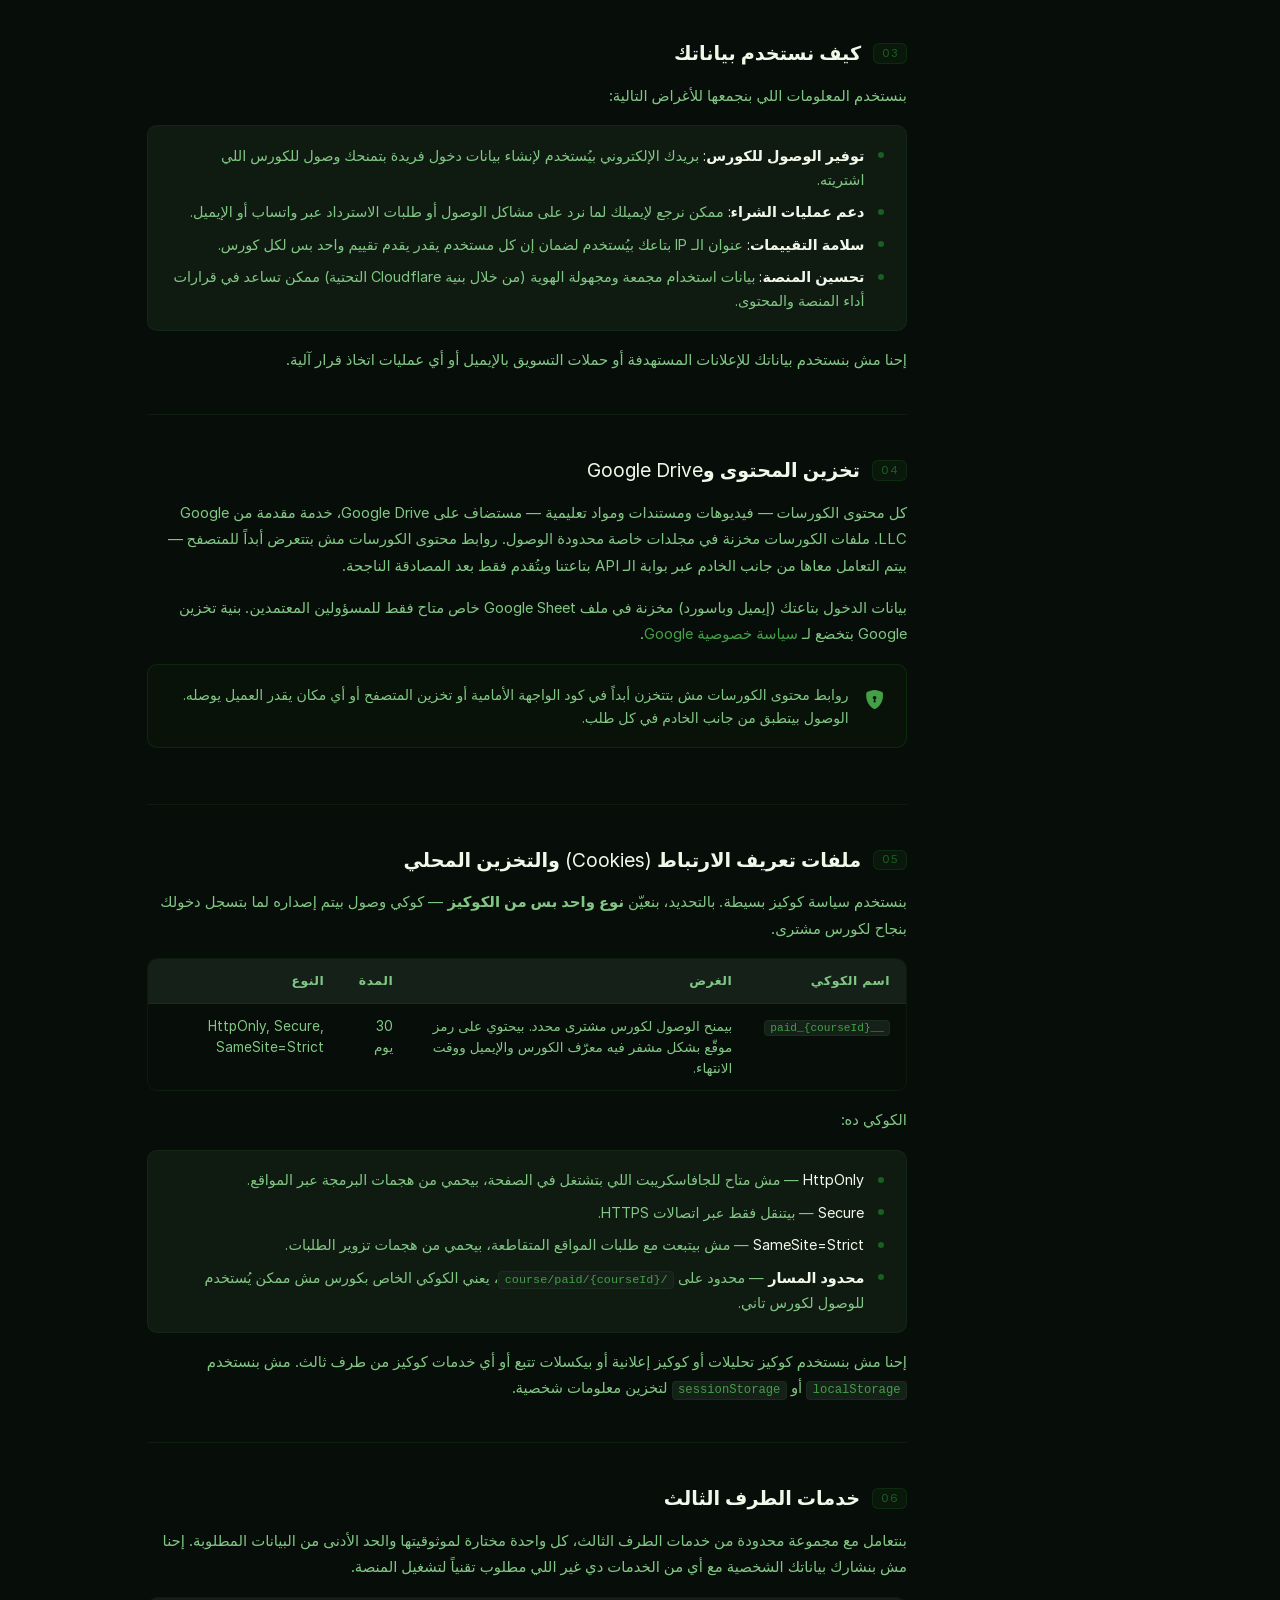
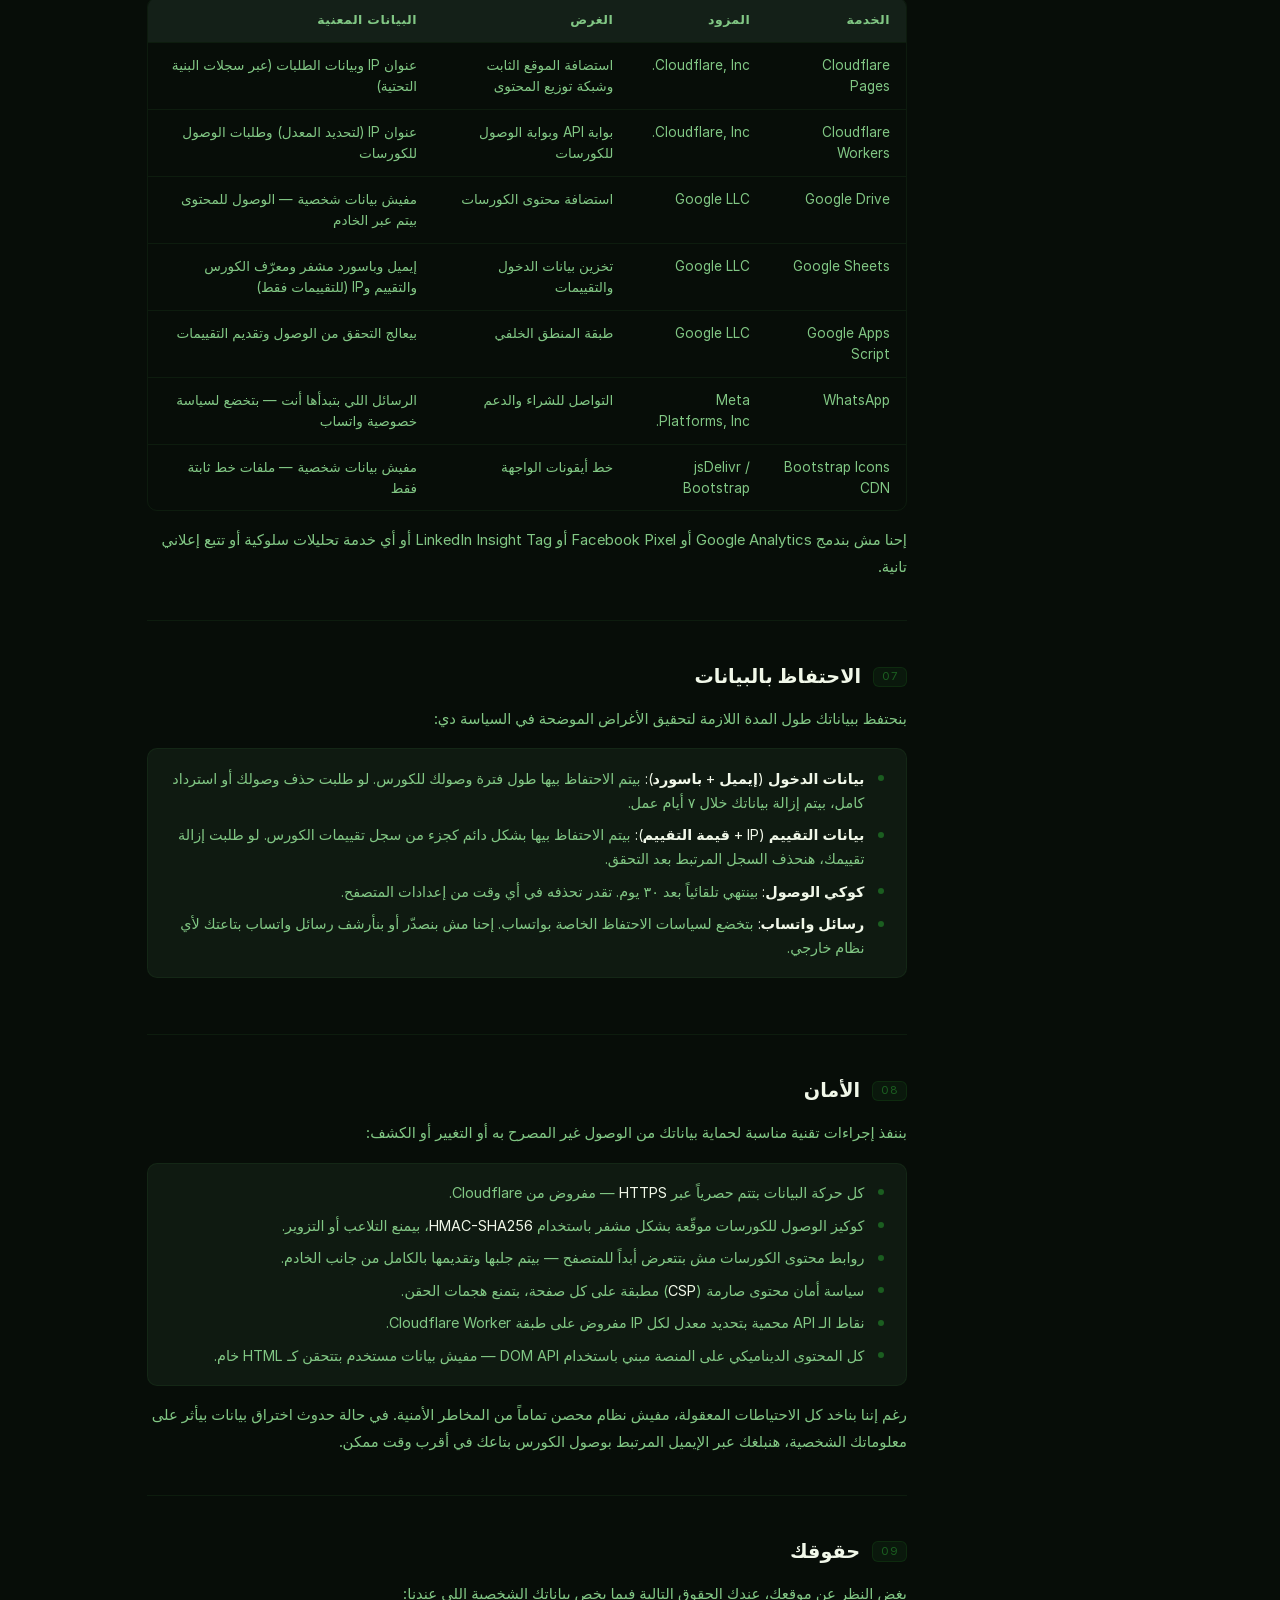
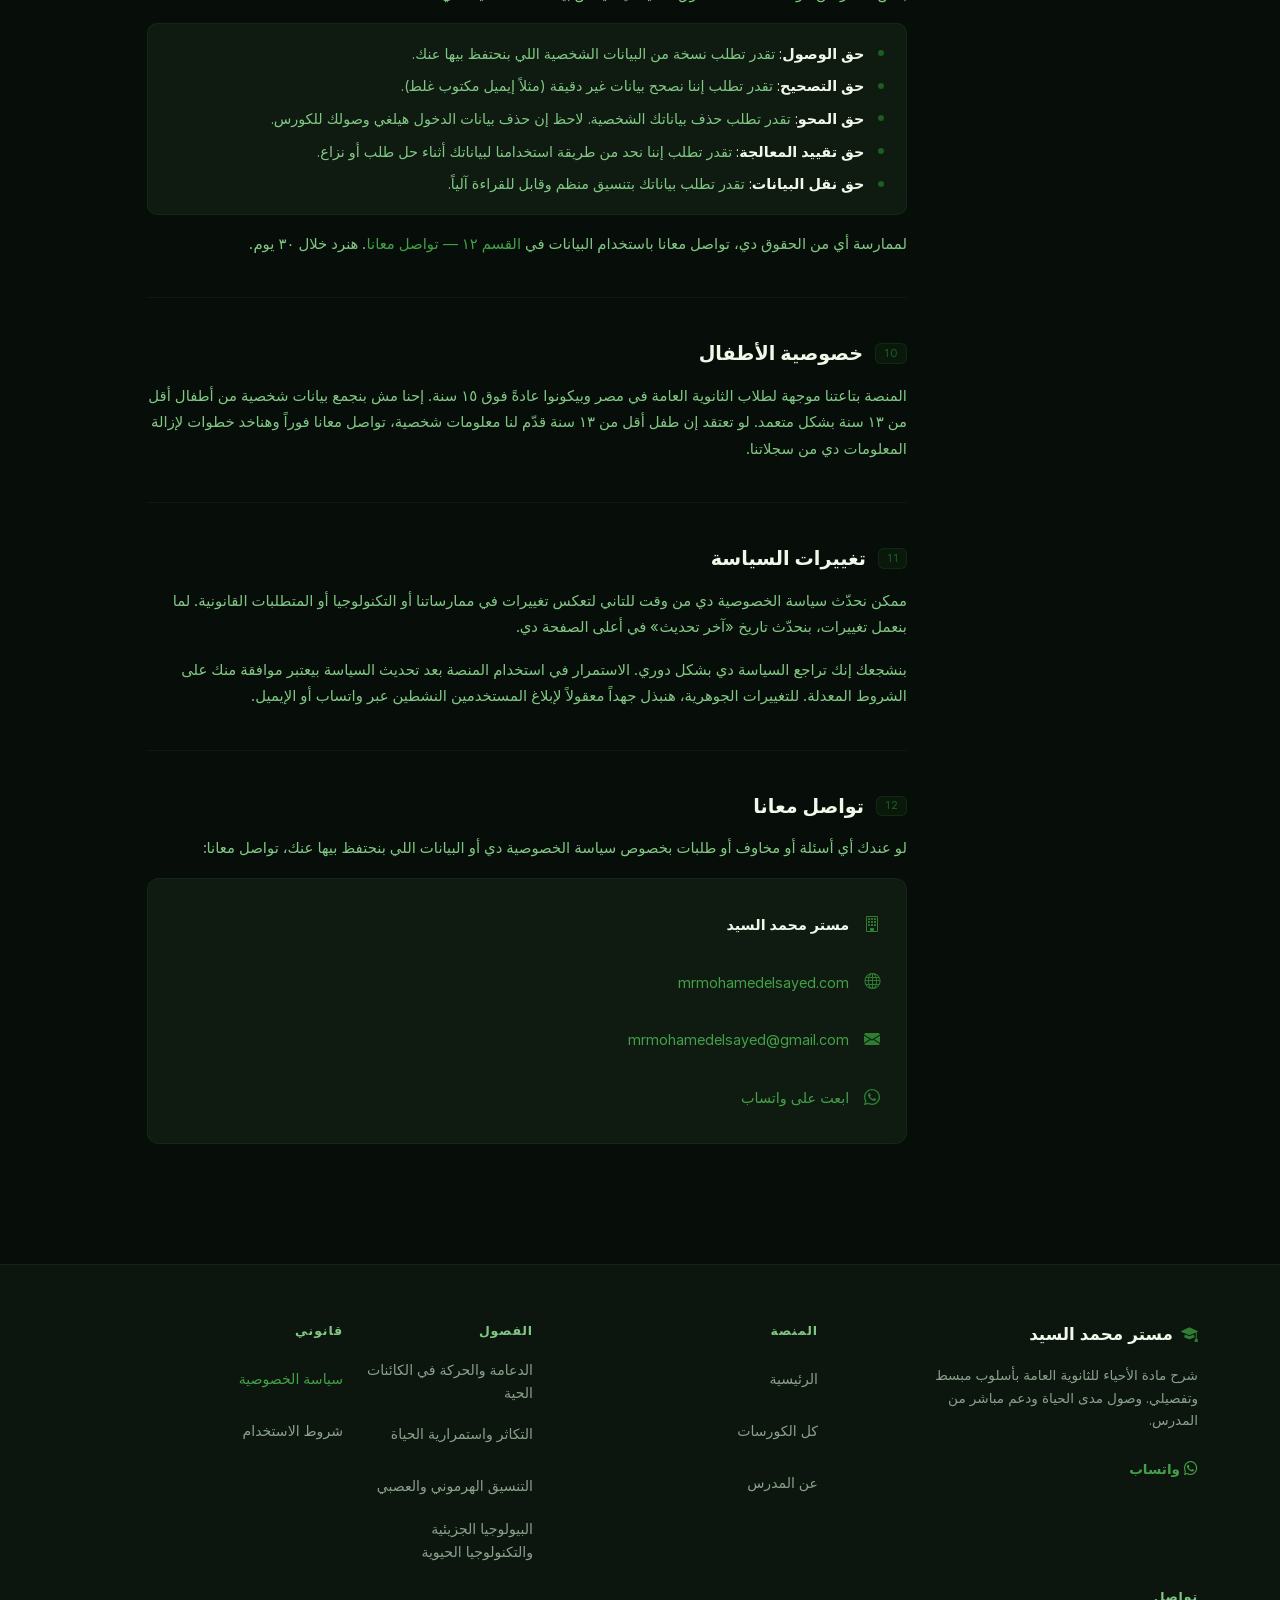
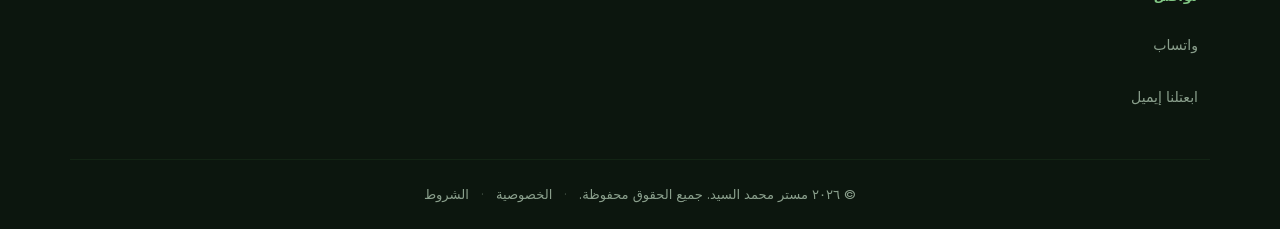
<file: legal/privacy.html>
<!DOCTYPE html>
<html lang="ar" dir="rtl" data-bs-theme="dark">

<head>
  <meta charset="utf-8">
  <meta name="viewport" content="width=device-width, initial-scale=1.0, shrink-to-fit=no">

  <title id="page-title">سياسة الخصوصية — مستر محمد السيد</title>
  <meta name="description"
        id="page-desc"
        content="سياسة الخصوصية — كيف نجمع ونستخدم ونحمي بياناتك الشخصية على منصة مستر محمد السيد لتعليم الأحياء.">
  <meta name="robots" content="index, follow">
  <link rel="canonical" id="page-canonical" href="https://mrmohamedelsayed.com/legal/privacy.html">

  <meta property="og:type"        content="website">
  <meta property="og:url"         id="og-url"       content="https://mrmohamedelsayed.com/legal/privacy.html">
  <meta property="og:title"       id="og-title"     content="سياسة الخصوصية — مستر محمد السيد">
  <meta property="og:description" id="og-desc"      content="سياسة الخصوصية — كيف نجمع ونستخدم ونحمي بياناتك الشخصية.">
  <meta property="og:image"       id="og-image"     content="https://mrmohamedelsayed.com/assets/img/og-image.png">
  <meta property="og:site_name"   id="og-site-name" content="مستر محمد السيد">

  <meta name="twitter:card"        content="summary_large_image">
  <meta name="twitter:title"       id="tw-title" content="سياسة الخصوصية — مستر محمد السيد">
  <meta name="twitter:description" id="tw-desc"  content="سياسة الخصوصية — كيف نجمع ونستخدم ونحمي بياناتك الشخصية.">
  <meta name="twitter:image"       id="tw-image" content="https://mrmohamedelsayed.com/assets/img/og-image.png">

  <link rel="alternate" hreflang="ar" id="hreflang-ar" href="https://mrmohamedelsayed.com/legal/privacy.html">

  <meta http-equiv="Content-Security-Policy"
        content="default-src 'none';
                 script-src 'self';
                 style-src 'self' https://cdn.jsdelivr.net;
                 font-src 'self' https://cdn.jsdelivr.net;
                 img-src 'self' data:;
                 connect-src 'self';
                 form-action 'none';">

  <link rel="apple-touch-icon" type="image/png" sizes="180x180" href="../assets/img/fav180.png">
  <link rel="icon" type="image/png" sizes="32x32" href="../assets/img/fav32.png">
  <link rel="icon" type="image/png" sizes="32x32" href="../assets/img/fav32D.png"
        media="(prefers-color-scheme: dark)">
  <link rel="icon" type="image/png" sizes="16x16" href="../assets/img/fav16.png">
  <link rel="icon" type="image/png" sizes="16x16" href="../assets/img/fav16D.png"
        media="(prefers-color-scheme: dark)">

  <link rel="preload" href="../assets/fonts/inter-variable.woff2"
        as="font" type="font/woff2" crossorigin="anonymous">

  <link rel="stylesheet" href="../assets/bootstrap/css/bootstrap.min.css">
  <link rel="stylesheet" href="https://cdn.jsdelivr.net/npm/bootstrap-icons@1.13.1/font/bootstrap-icons.min.css">
  <link rel="stylesheet" href="../assets/css/courses.css">
  <link rel="stylesheet" href="../assets/css/components.css">
  <link rel="stylesheet" href="../assets/css/legal.css">
</head>

<body>

  <a href="#main-content" class="skip-link">تخطي إلى المحتوى</a>

  <nav class="navbar navbar-expand-lg site-navbar sticky-top"
       aria-label="التنقل الرئيسي">
    <div class="container">
      <a class="navbar-brand site-brand" href="../index.html">
        <span class="site-brand-icon" aria-hidden="true">
          <i class="bi bi-mortarboard-fill" aria-hidden="true"></i>
        </span>
        <span id="nav-brand-name"></span>
      </a>
      <button class="navbar-toggler border-0" type="button"
              data-bs-toggle="collapse" data-bs-target="#mainNav"
              aria-controls="mainNav" aria-expanded="false"
              aria-label="تبديل القائمة">
        <i class="bi bi-list fs-4 icon-em-500" aria-hidden="true"></i>
      </button>
      <div class="collapse navbar-collapse" id="mainNav">
        <ul class="navbar-nav me-auto align-items-lg-center gap-lg-1">
          <li class="nav-item">
            <a class="nav-link" href="../index.html" data-nav-page="home">الرئيسية</a>
          </li>
          <li class="nav-item">
            <a class="nav-link" href="../course/" data-nav-page="courses">الكورسات</a>
          </li>
          <li class="nav-item">
            <a class="nav-link" href="../about.html" data-nav-page="about">عن المدرس</a>
          </li>
          <li class="nav-item me-lg-2">
            <a class="btn site-btn-outline btn-sm px-3" href="../course/"
               aria-label="تصفح كل الكورسات">
              <i class="bi bi-grid-fill ms-1" aria-hidden="true"></i>تصفح الكل
            </a>
          </li>
        </ul>
      </div>
    </div>
  </nav>

  <header class="site-page-header">
    <div class="site-header-glow" aria-hidden="true"></div>
    <div class="container site-header-content">
      <nav aria-label="مسار التنقل" class="mb-3">
        <ol class="site-breadcrumb">
          <li>
            <a href="../index.html">
              <i class="bi bi-house-fill ms-1" aria-hidden="true"></i>الرئيسية
            </a>
          </li>
          <li aria-hidden="true"><i class="bi bi-chevron-left"></i></li>
          <li aria-current="page">سياسة الخصوصية</li>
        </ol>
      </nav>
      <div class="site-header-badge mb-3" aria-hidden="true">
        <i class="bi bi-shield-lock ms-2" aria-hidden="true"></i>قانوني
      </div>
      <h1 class="site-header-title">سياسة الخصوصية</h1>
      <p class="legal-header-meta">
        <i class="bi bi-calendar3 ms-1" aria-hidden="true"></i>
        آخر تحديث:
        <time datetime="2026-03-10">١٠ مارس ٢٠٢٦</time>
        <span class="legal-meta-sep" aria-hidden="true">·</span>
        تنطبق على: <span id="legal-domain-inline"></span>
      </p>
    </div>
  </header>

  <main id="main-content">
    <div class="container legal-layout">
      <div class="row g-5 justify-content-center">

        <div class="col-12 col-lg-3 d-none d-lg-block">
          <nav class="legal-toc" aria-label="جدول المحتويات">
            <p class="legal-toc-title">المحتويات</p>
            <ol class="legal-toc-list">
              <li><a href="#section-overview">نظرة عامة</a></li>
              <li><a href="#section-data-collected">البيانات التي نجمعها</a></li>
              <li><a href="#section-how-used">كيف نستخدم بياناتك</a></li>
              <li><a href="#section-storage">تخزين المحتوى</a></li>
              <li><a href="#section-cookies">ملفات تعريف الارتباط</a></li>
              <li><a href="#section-third-parties">خدمات الطرف الثالث</a></li>
              <li><a href="#section-retention">الاحتفاظ بالبيانات</a></li>
              <li><a href="#section-security">الأمان</a></li>
              <li><a href="#section-rights">حقوقك</a></li>
              <li><a href="#section-children">خصوصية الأطفال</a></li>
              <li><a href="#section-changes">تغييرات السياسة</a></li>
              <li><a href="#section-contact">تواصل معانا</a></li>
            </ol>
          </nav>
        </div>

        <div class="col-12 col-lg-9">
          <article class="legal-article">

            <!-- ═══ Article body is UNCHANGED from original ═══ -->
            <!-- All legal content sections remain exactly the same -->
            <!-- Only navbar, page-header, and footer classes changed -->

            <div class="legal-intro-note">
              <i class="bi bi-info-circle-fill legal-intro-note-icon" aria-hidden="true"></i>
              <p>
                سياسة الخصوصية دي بتوضح إزاي
                <strong id="brand-inline-1"></strong>
                («إحنا» أو «المنصة») بنجمع ونستخدم ونحمي بياناتك لما بتزور
                أو بتستخدم المنصة على
                <strong id="domain-inline-1"></strong>.
                باستخدامك للمنصة، أنت موافق على الممارسات الموضحة في السياسة دي.
              </p>
            </div>

            <section class="legal-section" id="section-overview" aria-labelledby="heading-overview">
              <h2 class="legal-section-heading" id="heading-overview">
                <span class="legal-section-num" aria-hidden="true">01</span>
                نظرة عامة
              </h2>
              <p>إحنا بنشغّل منصة تعليمية متخصصة في شرح مادة الأحياء لطلاب الثانوية العامة في مصر. هدفنا إننا نجمع أقل قدر ممكن من البيانات اللازمة لتوصيل الكورسات ومعالجة عمليات الشراء وتقديم الدعم. إحنا مش بنبيع بياناتك ومش بننشئ ملفات تعريف إعلانية ومش بنشارك معلوماتك مع أي جهة تسويقية.</p>
              <p>المنصة بتاعتنا موقع ثابت (Static). مفيش نظام حسابات مستخدمين ومفيش نموذج تسجيل ومفيش بوابة دخول دائمة. الوصول لمحتوى الكورسات المشتراة بيتم عن طريق نظام بيانات دخول بسيط وآمن لكل كورس.</p>
            </section>

            <!-- sections 02–11 remain EXACTLY as original — no class changes inside article -->

            <section class="legal-section" id="section-data-collected" aria-labelledby="heading-data-collected">
              <h2 class="legal-section-heading" id="heading-data-collected">
                <span class="legal-section-num" aria-hidden="true">02</span>
                البيانات التي نجمعها
              </h2>
              <h3 class="legal-subsection-heading">٢.١ — المعلومات اللي بتقدمها</h3>
              <p>بنجمع عنوان بريدك الإلكتروني لما بتشتري كورس. الإيميل ده بيُستخدم فقط لإنشاء بيانات الدخول الخاصة بيك للكورس، واللي بتتدار يدوياً في ملف Google Sheet خاص ومحمي.</p>
              <p>إحنا مش بنجمع أو بنخزن أي معلومات دفع (بطاقات ائتمان أو تفاصيل بنكية). كل مناقشات الشراء بتتم مباشرة عبر واتساب والدفع بيتم شخصياً بينك وبيننا.</p>
              <h3 class="legal-subsection-heading">٢.٢ — المعلومات اللي بتتجمع تلقائياً</h3>
              <p>لما بتقدم تقييم لكورس، بوابة الخادم بتاعتنا بتسجل عنوان الـ IP بتاعك بغرض وحيد وهو منع التقييمات المكررة لنفس الكورس. عنوان الـ IP ده بيتخزن في ملف Google Sheet خاص مع تقييمك ومش بيُستخدم أبداً للتتبع أو إنشاء ملفات تعريف أو أي غرض تاني.</p>
              <p>سجلات الخادم القياسية ممكن تتولد من مزود الاستضافة بتاعنا (Cloudflare) وممكن تشمل عناوين IP ونوع المتصفح والصفحات اللي اتزارت والأوقات. السجلات دي بتتعامل وفق <a href="https://www.cloudflare.com/privacypolicy/" target="_blank" rel="noopener noreferrer">سياسة خصوصية Cloudflare</a> ومش متاحة لينا ومش بنستخدمها لأي تتبع.</p>
              <h3 class="legal-subsection-heading">٢.٣ — المعلومات اللي مش بنجمعها</h3>
              <div class="legal-list-block">
                <ul class="legal-ul">
                  <li>الاسم الكامل (مش مطلوب للشراء أو الوصول)</li>
                  <li>رقم التليفون (التواصل عبر واتساب بيكون بمبادرتك أنت)</li>
                  <li>تفاصيل بطاقة الدفع أو الحساب البنكي</li>
                  <li>حسابات التواصل الاجتماعي أو رموز تسجيل الدخول</li>
                  <li>بصمات الجهاز أو بيكسلات التتبع</li>
                  <li>بيانات الموقع الجغرافي غير الكشف التلقائي عن البلد عبر Cloudflare</li>
                </ul>
              </div>
            </section>

            <section class="legal-section" id="section-how-used" aria-labelledby="heading-how-used">
              <h2 class="legal-section-heading" id="heading-how-used"><span class="legal-section-num" aria-hidden="true">03</span> كيف نستخدم بياناتك</h2>
              <p>بنستخدم المعلومات اللي بنجمعها للأغراض التالية:</p>
              <div class="legal-list-block"><ul class="legal-ul">
                <li><strong>توفير الوصول للكورس:</strong> بريدك الإلكتروني بيُستخدم لإنشاء بيانات دخول فريدة بتمنحك وصول للكورس اللي اشتريته.</li>
                <li><strong>دعم عمليات الشراء:</strong> ممكن نرجع لإيميلك لما نرد على مشاكل الوصول أو طلبات الاسترداد عبر واتساب أو الإيميل.</li>
                <li><strong>سلامة التقييمات:</strong> عنوان الـ IP بتاعك بيُستخدم لضمان إن كل مستخدم يقدر يقدم تقييم واحد بس لكل كورس.</li>
                <li><strong>تحسين المنصة:</strong> بيانات استخدام مجمعة ومجهولة الهوية (من خلال بنية Cloudflare التحتية) ممكن تساعد في قرارات أداء المنصة والمحتوى.</li>
              </ul></div>
              <p>إحنا مش بنستخدم بياناتك للإعلانات المستهدفة أو حملات التسويق بالإيميل أو أي عمليات اتخاذ قرار آلية.</p>
            </section>

            <section class="legal-section" id="section-storage" aria-labelledby="heading-storage">
              <h2 class="legal-section-heading" id="heading-storage"><span class="legal-section-num" aria-hidden="true">04</span> تخزين المحتوى وGoogle Drive</h2>
              <p>كل محتوى الكورسات — فيديوهات ومستندات ومواد تعليمية — مستضاف على <strong>Google Drive</strong>، خدمة مقدمة من Google LLC. ملفات الكورسات مخزنة في مجلدات خاصة محدودة الوصول. روابط محتوى الكورسات مش بتتعرض أبداً للمتصفح — بيتم التعامل معاها من جانب الخادم عبر بوابة الـ API بتاعتنا وبتُقدم فقط بعد المصادقة الناجحة.</p>
              <p>بيانات الدخول بتاعتك (إيميل وباسورد) مخزنة في ملف Google Sheet خاص متاح فقط للمسؤولين المعتمدين. بنية تخزين Google بتخضع لـ <a href="https://policies.google.com/privacy" target="_blank" rel="noopener noreferrer">سياسة خصوصية Google</a>.</p>
              <div class="legal-callout legal-callout--em"><i class="bi bi-shield-lock-fill" aria-hidden="true"></i><p>روابط محتوى الكورسات مش بتتخزن أبداً في كود الواجهة الأمامية أو تخزين المتصفح أو أي مكان يقدر العميل يوصله. الوصول بيتطبق من جانب الخادم في كل طلب.</p></div>
            </section>

            <section class="legal-section" id="section-cookies" aria-labelledby="heading-cookies">
              <h2 class="legal-section-heading" id="heading-cookies"><span class="legal-section-num" aria-hidden="true">05</span> ملفات تعريف الارتباط (Cookies) والتخزين المحلي</h2>
              <p>بنستخدم سياسة كوكيز بسيطة. بالتحديد، بنعيّن <strong>نوع واحد بس من الكوكيز</strong> — كوكي وصول بيتم إصداره لما بتسجل دخولك بنجاح لكورس مشترى.</p>
              <div class="legal-table-wrap"><table class="legal-table"><caption class="visually-hidden">تفاصيل ملفات تعريف الارتباط</caption><thead><tr><th scope="col">اسم الكوكي</th><th scope="col">الغرض</th><th scope="col">المدة</th><th scope="col">النوع</th></tr></thead><tbody><tr><td><code class="legal-code">__paid_{courseId}</code></td><td>بيمنح الوصول لكورس مشترى محدد. بيحتوي على رمز موقّع بشكل مشفر فيه معرّف الكورس والإيميل ووقت الانتهاء.</td><td>30 يوم</td><td>HttpOnly, Secure, SameSite=Strict</td></tr></tbody></table></div>
              <p>الكوكي ده:</p>
              <div class="legal-list-block"><ul class="legal-ul">
                <li><strong>HttpOnly</strong> — مش متاح للجافاسكريبت اللي بتشتغل في الصفحة، بيحمي من هجمات البرمجة عبر المواقع.</li>
                <li><strong>Secure</strong> — بيتنقل فقط عبر اتصالات HTTPS.</li>
                <li><strong>SameSite=Strict</strong> — مش بيتبعت مع طلبات المواقع المتقاطعة، بيحمي من هجمات تزوير الطلبات.</li>
                <li><strong>محدود المسار</strong> — محدود على <code class="legal-code">/course/paid/{courseId}</code>، يعني الكوكي الخاص بكورس مش ممكن يُستخدم للوصول لكورس تاني.</li>
              </ul></div>
              <p>إحنا مش بنستخدم كوكيز تحليلات أو كوكيز إعلانية أو بيكسلات تتبع أو أي خدمات كوكيز من طرف ثالث. مش بنستخدم <code class="legal-code">localStorage</code> أو <code class="legal-code">sessionStorage</code> لتخزين معلومات شخصية.</p>
            </section>

            <section class="legal-section" id="section-third-parties" aria-labelledby="heading-third-parties">
              <h2 class="legal-section-heading" id="heading-third-parties"><span class="legal-section-num" aria-hidden="true">06</span> خدمات الطرف الثالث</h2>
              <p>بنتعامل مع مجموعة محدودة من خدمات الطرف الثالث، كل واحدة مختارة لموثوقيتها والحد الأدنى من البيانات المطلوبة. إحنا مش بنشارك بياناتك الشخصية مع أي من الخدمات دي غير اللي مطلوب تقنياً لتشغيل المنصة.</p>
              <div class="legal-table-wrap"><table class="legal-table"><caption class="visually-hidden">الخدمات الخارجية المستخدمة</caption><thead><tr><th scope="col">الخدمة</th><th scope="col">المزود</th><th scope="col">الغرض</th><th scope="col">البيانات المعنية</th></tr></thead><tbody><tr><td>Cloudflare Pages</td><td>Cloudflare, Inc.</td><td>استضافة الموقع الثابت وشبكة توزيع المحتوى</td><td>عنوان IP وبيانات الطلبات (عبر سجلات البنية التحتية)</td></tr><tr><td>Cloudflare Workers</td><td>Cloudflare, Inc.</td><td>بوابة API وبوابة الوصول للكورسات</td><td>عنوان IP (لتحديد المعدل) وطلبات الوصول للكورسات</td></tr><tr><td>Google Drive</td><td>Google LLC</td><td>استضافة محتوى الكورسات</td><td>مفيش بيانات شخصية — الوصول للمحتوى بيتم عبر الخادم</td></tr><tr><td>Google Sheets</td><td>Google LLC</td><td>تخزين بيانات الدخول والتقييمات</td><td>إيميل وباسورد مشفر ومعرّف الكورس والتقييم وIP (للتقييمات فقط)</td></tr><tr><td>Google Apps Script</td><td>Google LLC</td><td>طبقة المنطق الخلفي</td><td>بيعالج التحقق من الوصول وتقديم التقييمات</td></tr><tr><td>WhatsApp</td><td>Meta Platforms, Inc.</td><td>التواصل للشراء والدعم</td><td>الرسائل اللي بتبدأها أنت — بتخضع لسياسة خصوصية واتساب</td></tr><tr><td>Bootstrap Icons CDN</td><td>jsDelivr / Bootstrap</td><td>خط أيقونات الواجهة</td><td>مفيش بيانات شخصية — ملفات خط ثابتة فقط</td></tr></tbody></table></div>
              <p>إحنا مش بندمج Google Analytics أو Facebook Pixel أو LinkedIn Insight Tag أو أي خدمة تحليلات سلوكية أو تتبع إعلاني تانية.</p>
            </section>

            <section class="legal-section" id="section-retention" aria-labelledby="heading-retention">
              <h2 class="legal-section-heading" id="heading-retention"><span class="legal-section-num" aria-hidden="true">07</span> الاحتفاظ بالبيانات</h2>
              <p>بنحتفظ ببياناتك طول المدة اللازمة لتحقيق الأغراض الموضحة في السياسة دي:</p>
              <div class="legal-list-block"><ul class="legal-ul">
                <li><strong>بيانات الدخول (إيميل + باسورد):</strong> بيتم الاحتفاظ بيها طول فترة وصولك للكورس. لو طلبت حذف وصولك أو استرداد كامل، بيتم إزالة بياناتك خلال ٧ أيام عمل.</li>
                <li><strong>بيانات التقييم (IP + قيمة التقييم):</strong> بيتم الاحتفاظ بيها بشكل دائم كجزء من سجل تقييمات الكورس. لو طلبت إزالة تقييمك، هنحذف السجل المرتبط بعد التحقق.</li>
                <li><strong>كوكي الوصول:</strong> بينتهي تلقائياً بعد ٣٠ يوم. تقدر تحذفه في أي وقت من إعدادات المتصفح.</li>
                <li><strong>رسائل واتساب:</strong> بتخضع لسياسات الاحتفاظ الخاصة بواتساب. إحنا مش بنصدّر أو بنأرشف رسائل واتساب بتاعتك لأي نظام خارجي.</li>
              </ul></div>
            </section>

            <section class="legal-section" id="section-security" aria-labelledby="heading-security">
              <h2 class="legal-section-heading" id="heading-security"><span class="legal-section-num" aria-hidden="true">08</span> الأمان</h2>
              <p>بننفذ إجراءات تقنية مناسبة لحماية بياناتك من الوصول غير المصرح به أو التغيير أو الكشف:</p>
              <div class="legal-list-block"><ul class="legal-ul">
                <li>كل حركة البيانات بتتم حصرياً عبر <strong>HTTPS</strong> — مفروض من Cloudflare.</li>
                <li>كوكيز الوصول للكورسات موقّعة بشكل مشفر باستخدام <strong>HMAC-SHA256</strong>، بيمنع التلاعب أو التزوير.</li>
                <li>روابط محتوى الكورسات مش بتتعرض أبداً للمتصفح — بيتم جلبها وتقديمها بالكامل من جانب الخادم.</li>
                <li>سياسة أمان محتوى صارمة (<strong>CSP</strong>) مطبقة على كل صفحة، بتمنع هجمات الحقن.</li>
                <li>نقاط الـ API محمية بتحديد معدل لكل IP مفروض على طبقة Cloudflare Worker.</li>
                <li>كل المحتوى الديناميكي على المنصة مبني باستخدام DOM API — مفيش بيانات مستخدم بتتحقن كـ HTML خام.</li>
              </ul></div>
              <p>رغم إننا بناخد كل الاحتياطات المعقولة، مفيش نظام محصن تماماً من المخاطر الأمنية. في حالة حدوث اختراق بيانات بيأثر على معلوماتك الشخصية، هنبلغك عبر الإيميل المرتبط بوصول الكورس بتاعك في أقرب وقت ممكن.</p>
            </section>

            <section class="legal-section" id="section-rights" aria-labelledby="heading-rights">
              <h2 class="legal-section-heading" id="heading-rights"><span class="legal-section-num" aria-hidden="true">09</span> حقوقك</h2>
              <p>بغض النظر عن موقعك، عندك الحقوق التالية فيما يخص بياناتك الشخصية اللي عندنا:</p>
              <div class="legal-list-block"><ul class="legal-ul">
                <li><strong>حق الوصول:</strong> تقدر تطلب نسخة من البيانات الشخصية اللي بنحتفظ بيها عنك.</li>
                <li><strong>حق التصحيح:</strong> تقدر تطلب إننا نصحح بيانات غير دقيقة (مثلاً إيميل مكتوب غلط).</li>
                <li><strong>حق المحو:</strong> تقدر تطلب حذف بياناتك الشخصية. لاحظ إن حذف بيانات الدخول هيلغي وصولك للكورس.</li>
                <li><strong>حق تقييد المعالجة:</strong> تقدر تطلب إننا نحد من طريقة استخدامنا لبياناتك أثناء حل طلب أو نزاع.</li>
                <li><strong>حق نقل البيانات:</strong> تقدر تطلب بياناتك بتنسيق منظم وقابل للقراءة آلياً.</li>
              </ul></div>
              <p>لممارسة أي من الحقوق دي، تواصل معانا باستخدام البيانات في <a href="#section-contact">القسم ١٢ — تواصل معانا</a>. هنرد خلال ٣٠ يوم.</p>
            </section>

            <section class="legal-section" id="section-children" aria-labelledby="heading-children">
              <h2 class="legal-section-heading" id="heading-children"><span class="legal-section-num" aria-hidden="true">10</span> خصوصية الأطفال</h2>
              <p>المنصة بتاعتنا موجهة لطلاب الثانوية العامة في مصر وبيكونوا عادةً فوق ١٥ سنة. إحنا مش بنجمع بيانات شخصية من أطفال أقل من ١٣ سنة بشكل متعمد. لو تعتقد إن طفل أقل من ١٣ سنة قدّم لنا معلومات شخصية، تواصل معانا فوراً وهناخد خطوات لإزالة المعلومات دي من سجلاتنا.</p>
            </section>

            <section class="legal-section" id="section-changes" aria-labelledby="heading-changes">
              <h2 class="legal-section-heading" id="heading-changes"><span class="legal-section-num" aria-hidden="true">11</span> تغييرات السياسة</h2>
              <p>ممكن نحدّث سياسة الخصوصية دي من وقت للتاني لتعكس تغييرات في ممارساتنا أو التكنولوجيا أو المتطلبات القانونية. لما بنعمل تغييرات، بنحدّث تاريخ «آخر تحديث» في أعلى الصفحة دي.</p>
              <p>بنشجعك إنك تراجع السياسة دي بشكل دوري. الاستمرار في استخدام المنصة بعد تحديث السياسة بيعتبر موافقة منك على الشروط المعدلة. للتغييرات الجوهرية، هنبذل جهداً معقولاً لإبلاغ المستخدمين النشطين عبر واتساب أو الإيميل.</p>
            </section>

            <section class="legal-section legal-section--last" id="section-contact" aria-labelledby="heading-contact">
              <h2 class="legal-section-heading" id="heading-contact"><span class="legal-section-num" aria-hidden="true">12</span> تواصل معانا</h2>
              <p>لو عندك أي أسئلة أو مخاوف أو طلبات بخصوص سياسة الخصوصية دي أو البيانات اللي بنحتفظ بيها عنك، تواصل معانا:</p>
              <div class="legal-contact-block">
                <div class="legal-contact-row"><i class="bi bi-building" aria-hidden="true"></i><span><strong id="brand-inline-2"></strong></span></div>
                <div class="legal-contact-row"><i class="bi bi-globe" aria-hidden="true"></i><span><a id="domain-link" href="#"></a></span></div>
                <div class="legal-contact-row"><i class="bi bi-envelope-fill" aria-hidden="true"></i><span><a id="contact-email-link" href="mailto:mrmohamedelsayed@gmail.com"><span id="contact-email-text">mrmohamedelsayed@gmail.com</span></a></span></div>
                <div class="legal-contact-row"><i class="bi bi-whatsapp" aria-hidden="true"></i><span><a id="contact-whatsapp-link" href="#" target="_blank" rel="noopener noreferrer" aria-label="تواصل معانا على واتساب">ابعت على واتساب</a></span></div>
              </div>
            </section>

          </article>
        </div>
      </div>
    </div>
  </main>

  <footer class="site-footer" role="contentinfo">
    <div class="container">
      <div class="row g-4 site-footer-top">
        <div class="col-12 col-md-4">
          <div class="site-footer-brand mb-3">
            <i class="bi bi-mortarboard-fill ms-2 icon-em-500" aria-hidden="true"></i>
            <span id="footer-brand-name"></span>
          </div>
          <p class="site-footer-tagline">
            شرح مادة الأحياء للثانوية العامة بأسلوب مبسط وتفصيلي. وصول مدى الحياة ودعم مباشر من المدرس.
          </p>
          <a id="footer-whatsapp-link" href="#" target="_blank" rel="noopener noreferrer" class="site-footer-social-link" aria-label="تواصل معانا على واتساب">
            <i class="bi bi-whatsapp ms-1" aria-hidden="true"></i>واتساب
          </a>
        </div>
        <div class="col-6 col-md-2 offset-md-1">
          <p class="site-footer-col-title">المنصة</p>
          <ul class="site-footer-links">
            <li><a href="../index.html">الرئيسية</a></li>
            <li><a href="../course/">كل الكورسات</a></li>
            <li><a href="../about.html">عن المدرس</a></li>
          </ul>
        </div>
        <div class="col-6 col-md-2">
          <p class="site-footer-col-title">الفصول</p>
          <ul class="site-footer-links" id="footer-categories"></ul>
        </div>
        <div class="col-6 col-md-2">
          <p class="site-footer-col-title">قانوني</p>
          <ul class="site-footer-links">
            <li><a href="./privacy.html" aria-current="page" class="site-footer-link-active">سياسة الخصوصية</a></li>
            <li><a href="./terms.html">شروط الاستخدام</a></li>
          </ul>
        </div>
        <div class="col-6 col-md-2">
          <p class="site-footer-col-title">تواصل</p>
          <ul class="site-footer-links">
            <li><a id="footer-wa-link-2" href="#" target="_blank" rel="noopener noreferrer" aria-label="تواصل معانا على واتساب">واتساب</a></li>
            <li><a id="footer-email-link" href="mailto:mrmohamedelsayed@gmail.com">ابعتلنا إيميل</a></li>
          </ul>
        </div>
      </div>
      <div class="site-footer-bottom">
        <span id="footer-copyright"></span>
        <span class="site-footer-divider" aria-hidden="true">·</span>
        <a href="./privacy.html" aria-current="page">الخصوصية</a>
        <span class="site-footer-divider" aria-hidden="true">·</span>
        <a href="./terms.html">الشروط</a>
      </div>
    </div>
  </footer>

  <script src="../assets/bootstrap/js/bootstrap.min.js" defer></script>
  <script src="../assets/js/utils.js"                   defer></script>
  <script src="../assets/js/courses-data.js"            defer></script>
  <script src="../assets/js/shared-page.js"             defer></script>
  <script src="../assets/js/legal-app.js"               defer></script>

</body>

</html>
</file>
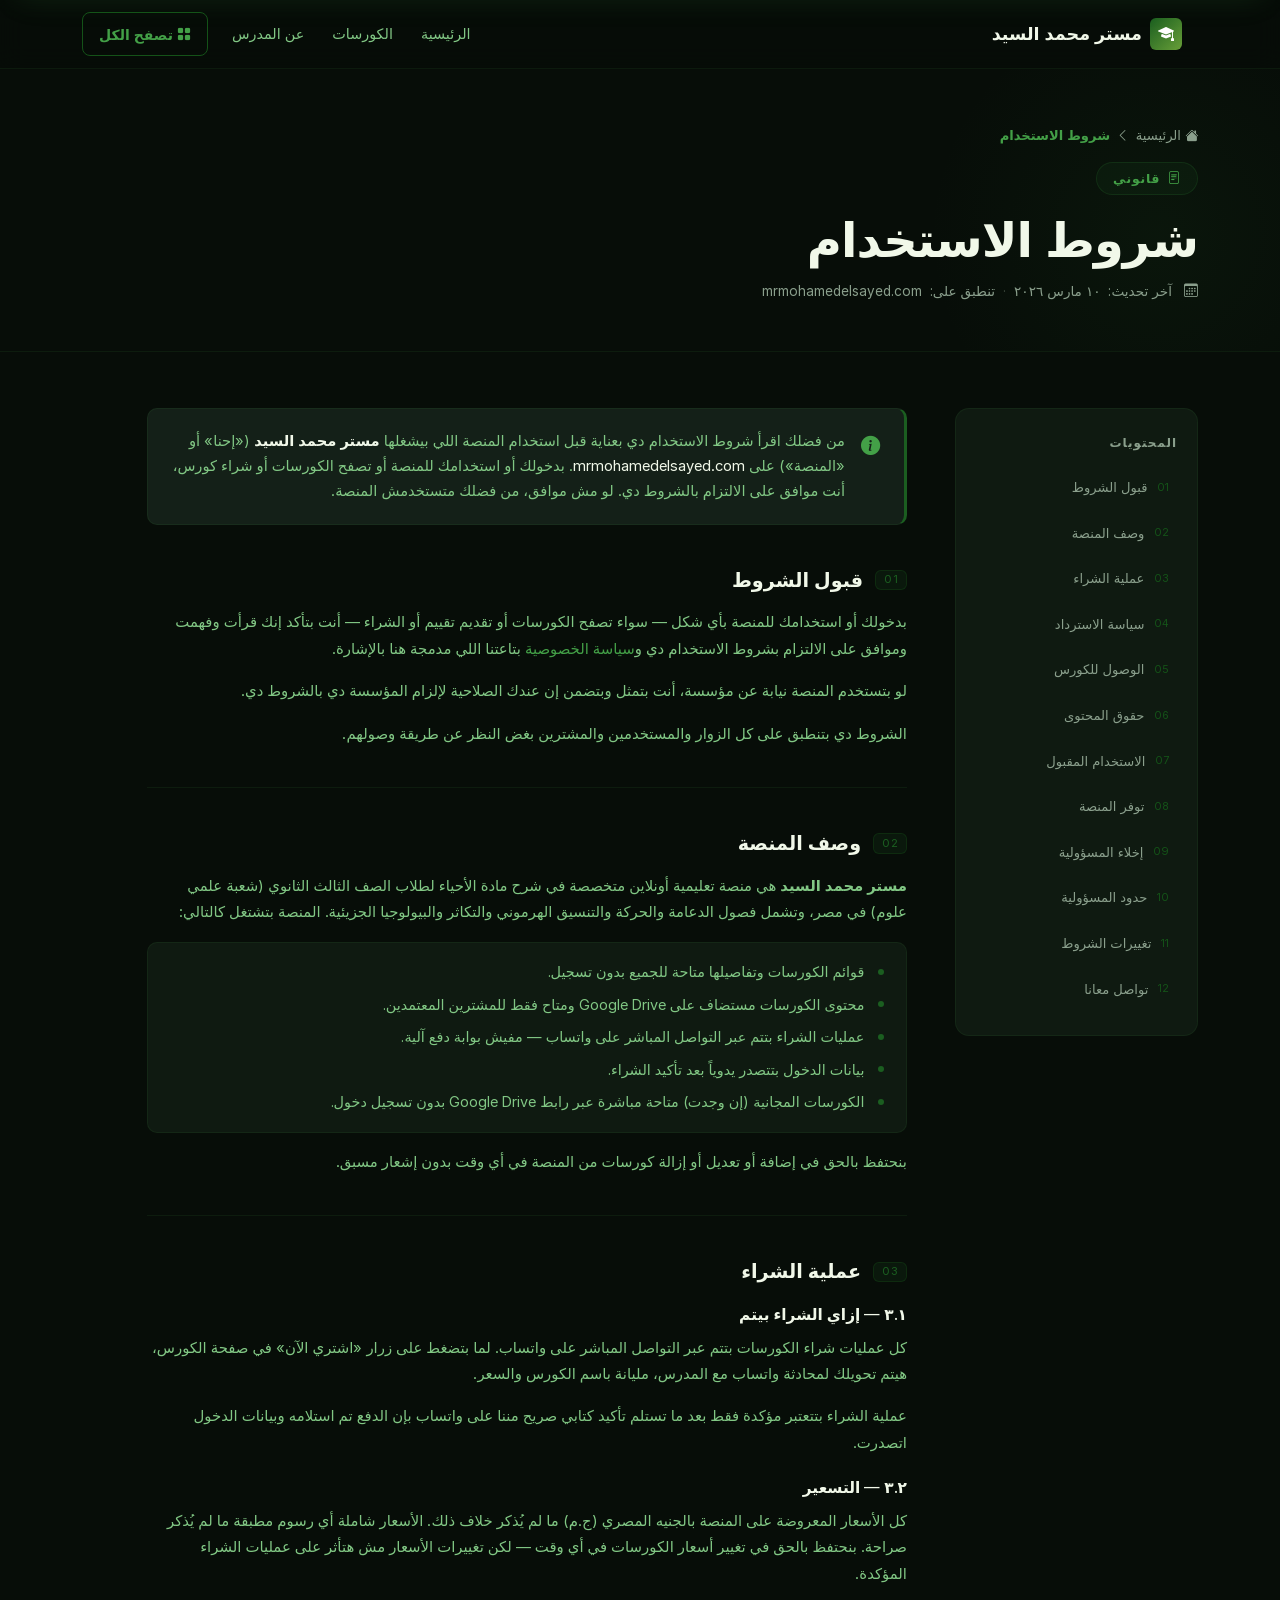
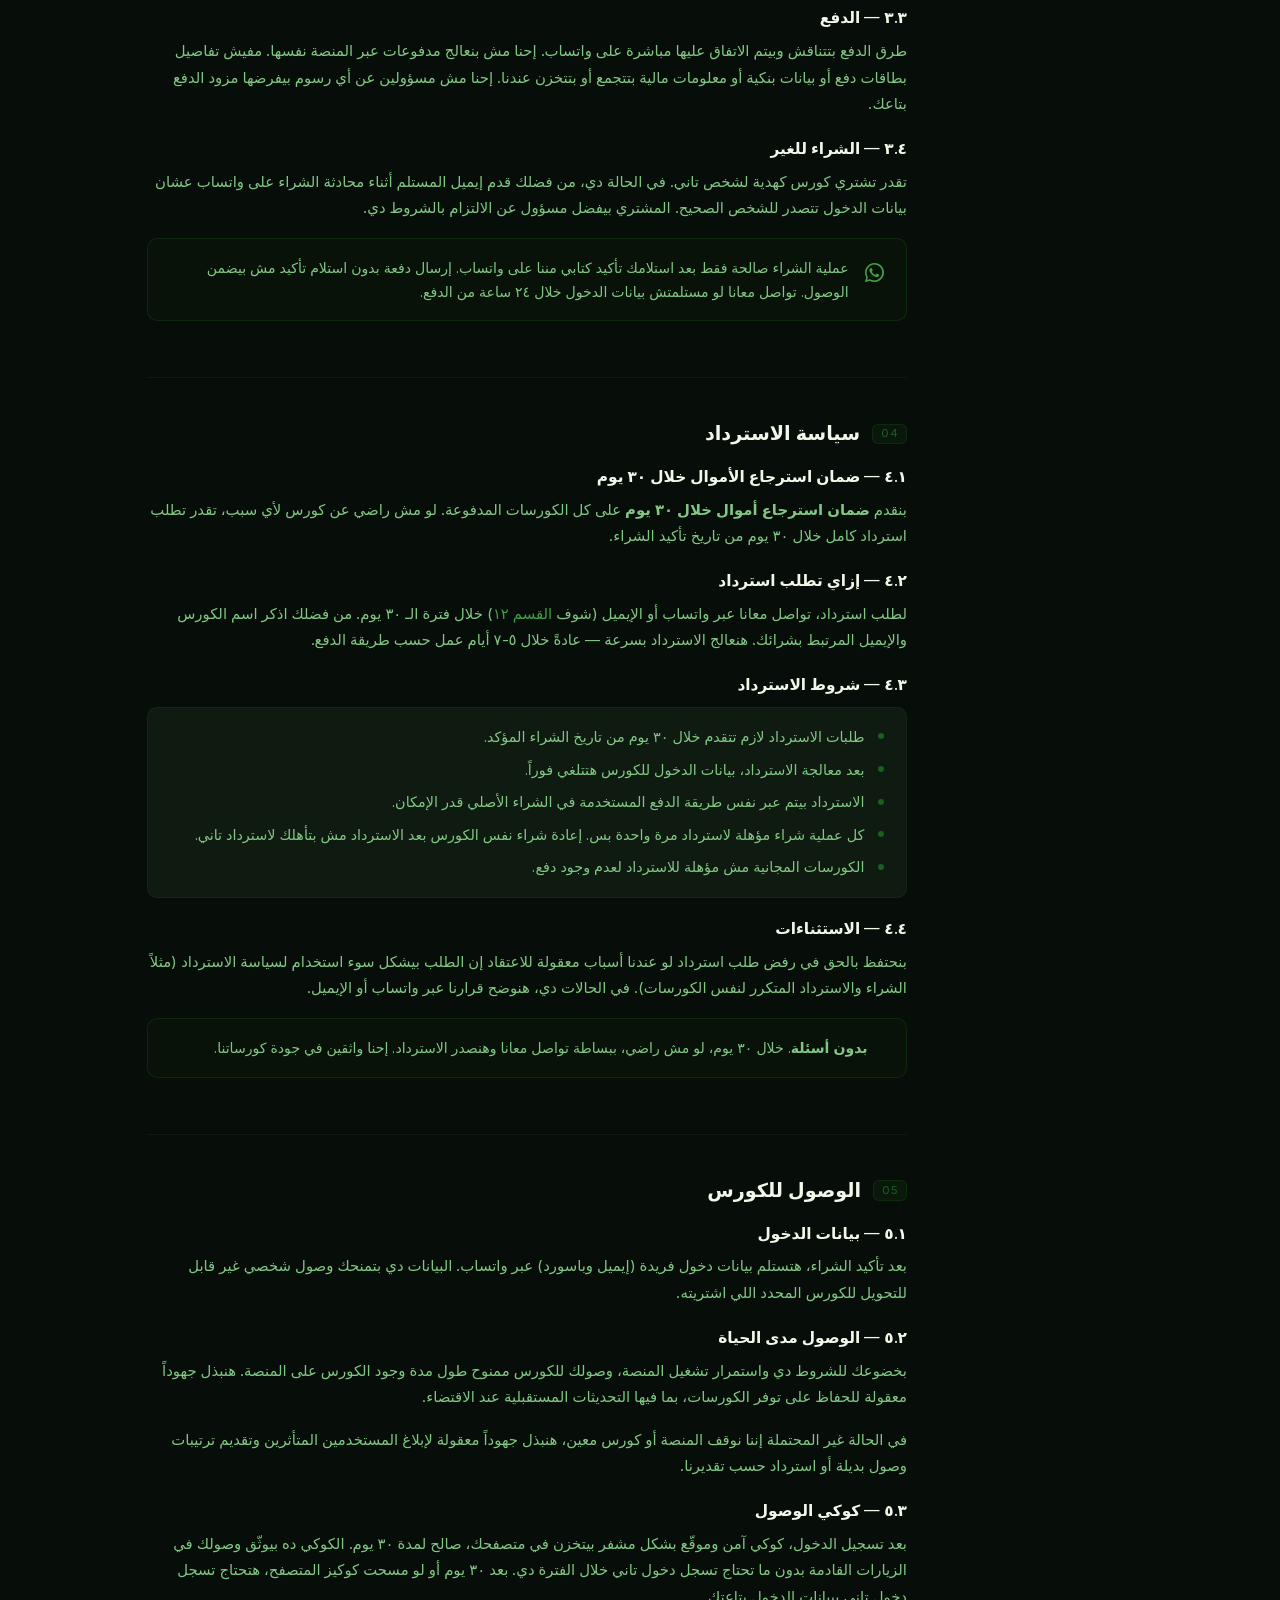
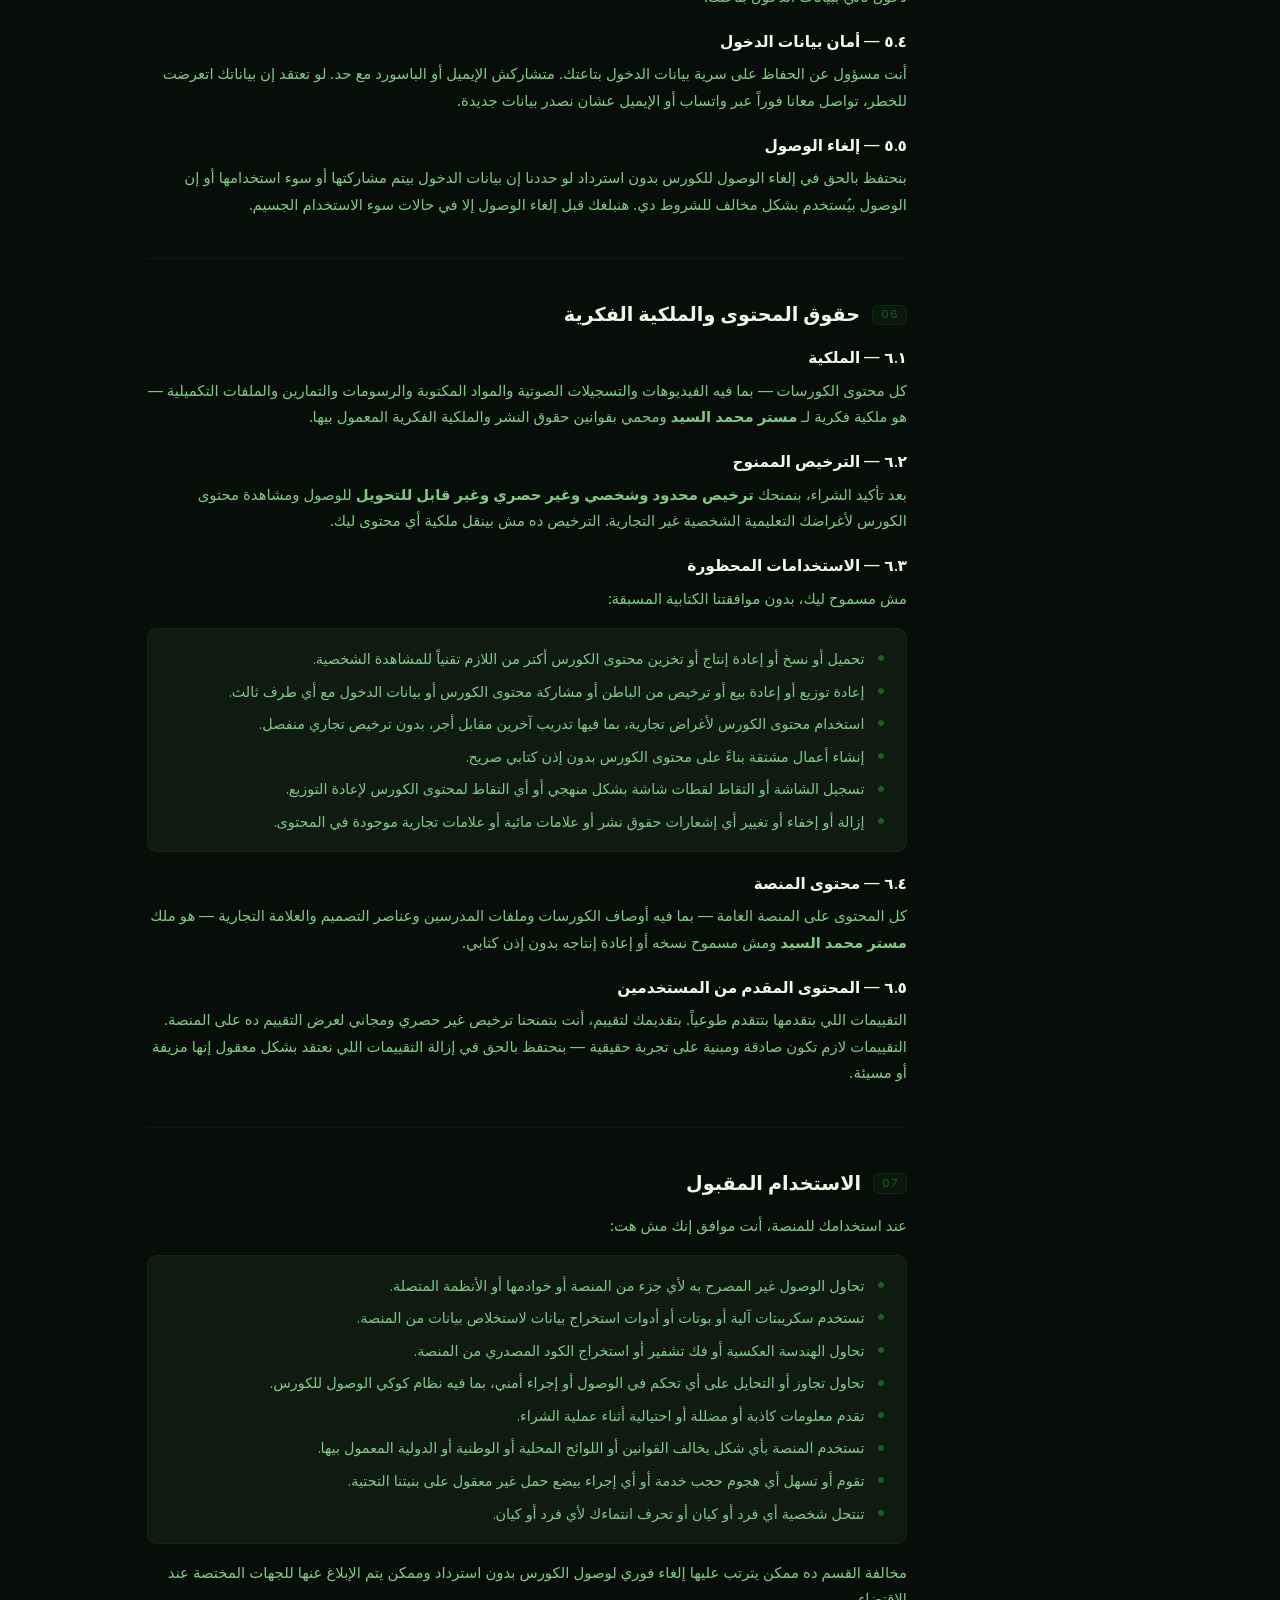
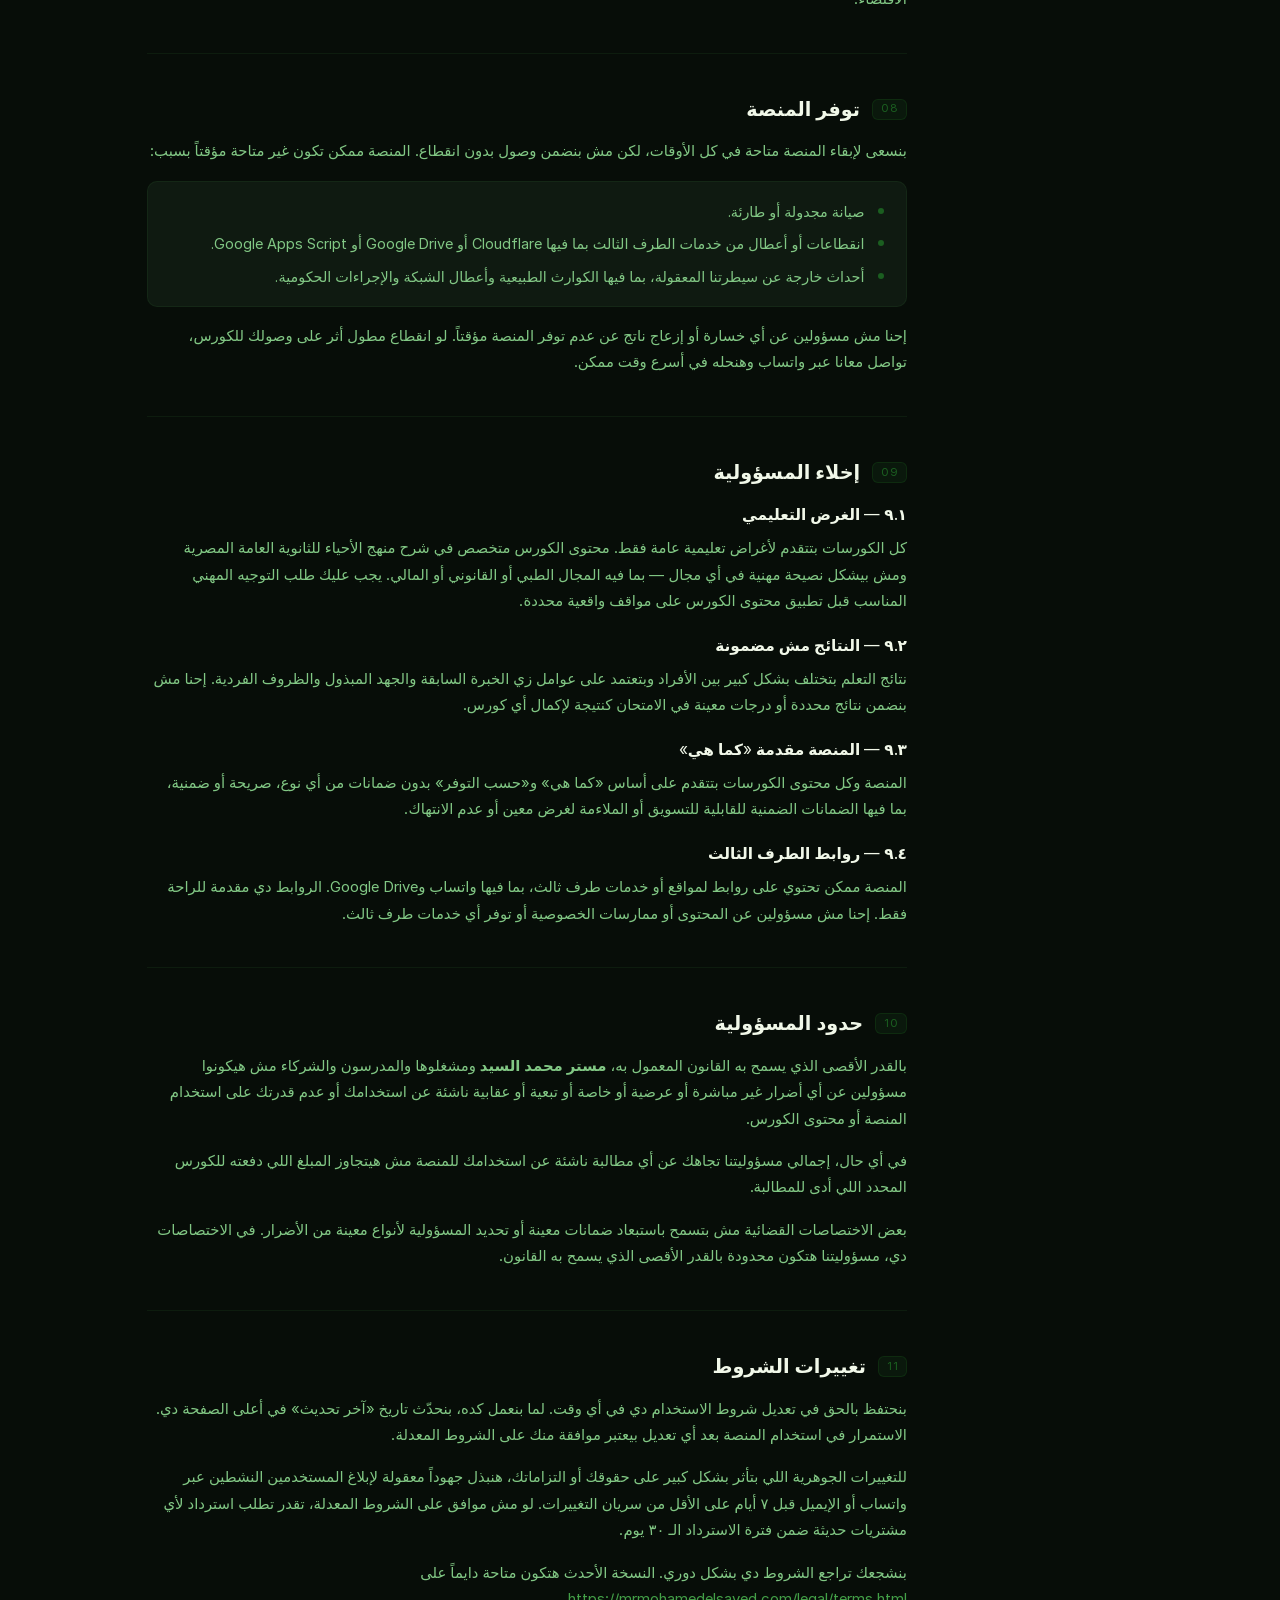
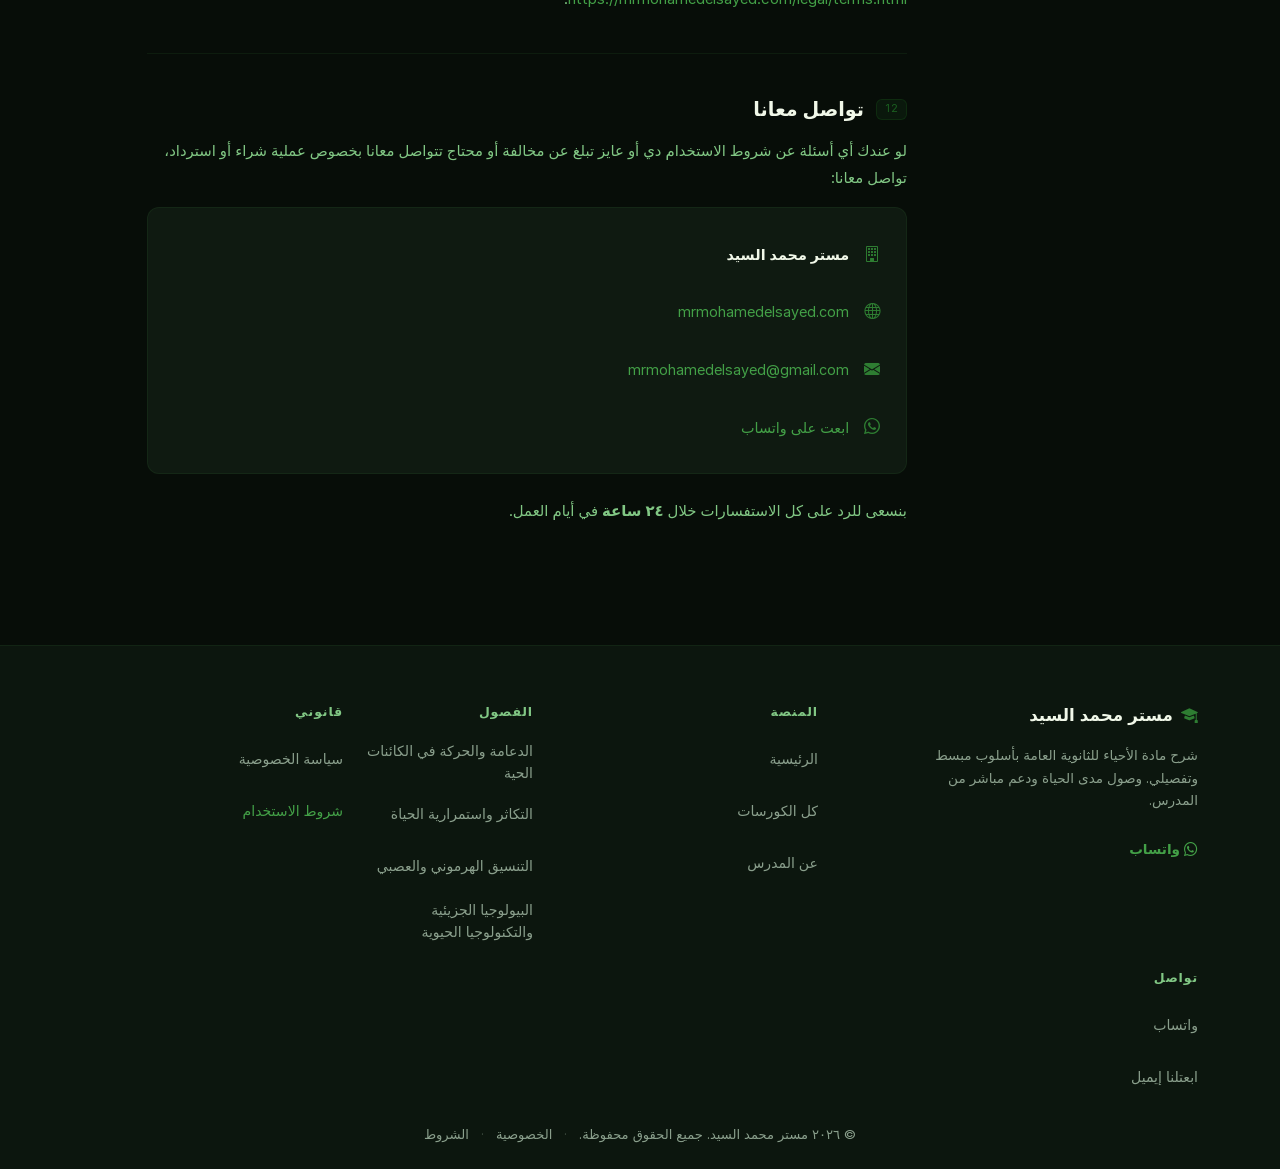
<file: legal/terms.html>
<!DOCTYPE html>
<html lang="ar" dir="rtl" data-bs-theme="dark">

<head>
  <meta charset="utf-8">
  <meta name="viewport" content="width=device-width, initial-scale=1.0, shrink-to-fit=no">

  <title id="page-title">شروط الاستخدام — مستر محمد السيد</title>
  <meta name="description"
        id="page-desc"
        content="شروط الاستخدام — شروط الشراء وسياسة الاسترداد وحقوق المحتوى وشروط الوصول لمنصة مستر محمد السيد لتعليم الأحياء.">
  <meta name="robots" content="index, follow">
  <link rel="canonical" id="page-canonical" href="https://mrmohamedelsayed.com/legal/terms.html">

  <meta property="og:type"        content="website">
  <meta property="og:url"         id="og-url"       content="https://mrmohamedelsayed.com/legal/terms.html">
  <meta property="og:title"       id="og-title"     content="شروط الاستخدام — مستر محمد السيد">
  <meta property="og:description" id="og-desc"      content="شروط الاستخدام — شروط الشراء وسياسة الاسترداد وحقوق المحتوى وشروط الوصول.">
  <meta property="og:image"       id="og-image"     content="https://mrmohamedelsayed.com/assets/img/og-image.png">
  <meta property="og:site_name"   id="og-site-name" content="مستر محمد السيد">

  <meta name="twitter:card"        content="summary_large_image">
  <meta name="twitter:title"       id="tw-title" content="شروط الاستخدام — مستر محمد السيد">
  <meta name="twitter:description" id="tw-desc"  content="شروط الاستخدام — شروط الشراء وسياسة الاسترداد وحقوق المحتوى وشروط الوصول.">
  <meta name="twitter:image"       id="tw-image" content="https://mrmohamedelsayed.com/assets/img/og-image.png">

  <link rel="alternate" hreflang="ar" id="hreflang-ar" href="https://mrmohamedelsayed.com/legal/terms.html">

  <meta http-equiv="Content-Security-Policy"
        content="default-src 'none';
                 script-src 'self';
                 style-src 'self' https://cdn.jsdelivr.net;
                 font-src 'self' https://cdn.jsdelivr.net;
                 img-src 'self' data:;
                 connect-src 'self';
                 form-action 'none';">

  <link rel="apple-touch-icon" type="image/png" sizes="180x180" href="../assets/img/fav180.png">
  <link rel="icon" type="image/png" sizes="32x32" href="../assets/img/fav32.png">
  <link rel="icon" type="image/png" sizes="32x32" href="../assets/img/fav32D.png"
        media="(prefers-color-scheme: dark)">
  <link rel="icon" type="image/png" sizes="16x16" href="../assets/img/fav16.png">
  <link rel="icon" type="image/png" sizes="16x16" href="../assets/img/fav16D.png"
        media="(prefers-color-scheme: dark)">

  <link rel="preload" href="../assets/fonts/inter-variable.woff2"
        as="font" type="font/woff2" crossorigin="anonymous">

  <link rel="stylesheet" href="../assets/bootstrap/css/bootstrap.min.css">
  <link rel="stylesheet" href="https://cdn.jsdelivr.net/npm/bootstrap-icons@1.13.1/font/bootstrap-icons.min.css">
  <link rel="stylesheet" href="../assets/css/courses.css">
  <link rel="stylesheet" href="../assets/css/components.css">
  <link rel="stylesheet" href="../assets/css/legal.css">
</head>

<body>

  <a href="#main-content" class="skip-link">تخطي إلى المحتوى</a>

  <nav class="navbar navbar-expand-lg site-navbar sticky-top" aria-label="التنقل الرئيسي">
    <div class="container">
      <a class="navbar-brand site-brand" href="../index.html">
        <span class="site-brand-icon" aria-hidden="true">
          <i class="bi bi-mortarboard-fill" aria-hidden="true"></i>
        </span>
        <span id="nav-brand-name"></span>
      </a>
      <button class="navbar-toggler border-0" type="button"
              data-bs-toggle="collapse" data-bs-target="#mainNav"
              aria-controls="mainNav" aria-expanded="false"
              aria-label="تبديل القائمة">
        <i class="bi bi-list fs-4 icon-em-500" aria-hidden="true"></i>
      </button>
      <div class="collapse navbar-collapse" id="mainNav">
        <ul class="navbar-nav me-auto align-items-lg-center gap-lg-1">
          <li class="nav-item">
            <a class="nav-link" href="../index.html" data-nav-page="home">الرئيسية</a>
          </li>
          <li class="nav-item">
            <a class="nav-link" href="../course/" data-nav-page="courses">الكورسات</a>
          </li>
          <li class="nav-item">
            <a class="nav-link" href="../about.html" data-nav-page="about">عن المدرس</a>
          </li>
          <li class="nav-item me-lg-2">
            <a class="btn site-btn-outline btn-sm px-3" href="../course/" aria-label="تصفح كل الكورسات">
              <i class="bi bi-grid-fill ms-1" aria-hidden="true"></i>تصفح الكل
            </a>
          </li>
        </ul>
      </div>
    </div>
  </nav>

  <header class="site-page-header">
    <div class="site-header-glow" aria-hidden="true"></div>
    <div class="container site-header-content">
      <nav aria-label="مسار التنقل" class="mb-3">
        <ol class="site-breadcrumb">
          <li>
            <a href="../index.html">
              <i class="bi bi-house-fill ms-1" aria-hidden="true"></i>الرئيسية
            </a>
          </li>
          <li aria-hidden="true"><i class="bi bi-chevron-left"></i></li>
          <li aria-current="page">شروط الاستخدام</li>
        </ol>
      </nav>
      <div class="site-header-badge mb-3" aria-hidden="true">
        <i class="bi bi-file-text ms-2" aria-hidden="true"></i>قانوني
      </div>
      <h1 class="site-header-title">شروط الاستخدام</h1>
      <p class="legal-header-meta">
        <i class="bi bi-calendar3 ms-1" aria-hidden="true"></i>
        آخر تحديث:
        <time datetime="2026-03-10">١٠ مارس ٢٠٢٦</time>
        <span class="legal-meta-sep" aria-hidden="true">·</span>
        تنطبق على: <span id="legal-domain-inline"></span>
      </p>
    </div>
  </header>

  <main id="main-content">
    <div class="container legal-layout">
      <div class="row g-5 justify-content-center">

        <div class="col-12 col-lg-3 d-none d-lg-block">
          <nav class="legal-toc" aria-label="جدول المحتويات">
            <p class="legal-toc-title">المحتويات</p>
            <ol class="legal-toc-list">
              <li><a href="#section-acceptance">قبول الشروط</a></li>
              <li><a href="#section-platform">وصف المنصة</a></li>
              <li><a href="#section-purchase">عملية الشراء</a></li>
              <li><a href="#section-refund">سياسة الاسترداد</a></li>
              <li><a href="#section-access">الوصول للكورس</a></li>
              <li><a href="#section-content-rights">حقوق المحتوى</a></li>
              <li><a href="#section-conduct">الاستخدام المقبول</a></li>
              <li><a href="#section-availability">توفر المنصة</a></li>
              <li><a href="#section-disclaimer">إخلاء المسؤولية</a></li>
              <li><a href="#section-liability">حدود المسؤولية</a></li>
              <li><a href="#section-changes">تغييرات الشروط</a></li>
              <li><a href="#section-contact">تواصل معانا</a></li>
            </ol>
          </nav>
        </div>

        <div class="col-12 col-lg-9">
          <article class="legal-article">

            <div class="legal-intro-note">
              <i class="bi bi-info-circle-fill legal-intro-note-icon" aria-hidden="true"></i>
              <p>
                من فضلك اقرأ شروط الاستخدام دي بعناية قبل استخدام المنصة اللي بيشغلها
                <strong id="brand-inline-1"></strong>
                («إحنا» أو «المنصة») على
                <strong id="domain-inline-1"></strong>.
                بدخولك أو استخدامك للمنصة أو تصفح الكورسات أو شراء كورس، أنت موافق على الالتزام بالشروط دي. لو مش موافق، من فضلك متستخدمش المنصة.
              </p>
            </div>

            <section class="legal-section" id="section-acceptance" aria-labelledby="heading-acceptance">
              <h2 class="legal-section-heading" id="heading-acceptance">
                <span class="legal-section-num" aria-hidden="true">01</span>
                قبول الشروط
              </h2>
              <p>
                بدخولك أو استخدامك للمنصة بأي شكل — سواء تصفح الكورسات أو تقديم تقييم أو الشراء — أنت بتأكد إنك قرأت وفهمت وموافق على الالتزام بشروط الاستخدام دي و<a href="./privacy.html">سياسة الخصوصية</a> بتاعتنا اللي مدمجة هنا بالإشارة.
              </p>
              <p>
                لو بتستخدم المنصة نيابة عن مؤسسة، أنت بتمثل وبتضمن إن عندك الصلاحية لإلزام المؤسسة دي بالشروط دي.
              </p>
              <p>
                الشروط دي بتنطبق على كل الزوار والمستخدمين والمشترين بغض النظر عن طريقة وصولهم.
              </p>
            </section>

            <section class="legal-section" id="section-platform" aria-labelledby="heading-platform">
              <h2 class="legal-section-heading" id="heading-platform">
                <span class="legal-section-num" aria-hidden="true">02</span>
                وصف المنصة
              </h2>
              <p>
                <strong id="brand-inline-3"></strong> هي منصة تعليمية أونلاين متخصصة في شرح مادة الأحياء لطلاب الصف الثالث الثانوي (شعبة علمي علوم) في مصر، وتشمل فصول الدعامة والحركة والتنسيق الهرموني والتكاثر والبيولوجيا الجزيئية. المنصة بتشتغل كالتالي:
              </p>
              <div class="legal-list-block">
                <ul class="legal-ul">
                  <li>قوائم الكورسات وتفاصيلها متاحة للجميع بدون تسجيل.</li>
                  <li>محتوى الكورسات مستضاف على Google Drive ومتاح فقط للمشترين المعتمدين.</li>
                  <li>عمليات الشراء بتتم عبر التواصل المباشر على واتساب — مفيش بوابة دفع آلية.</li>
                  <li>بيانات الدخول بتتصدر يدوياً بعد تأكيد الشراء.</li>
                  <li>الكورسات المجانية (إن وجدت) متاحة مباشرة عبر رابط Google Drive بدون تسجيل دخول.</li>
                </ul>
              </div>
              <p>بنحتفظ بالحق في إضافة أو تعديل أو إزالة كورسات من المنصة في أي وقت بدون إشعار مسبق.</p>
            </section>

            <section class="legal-section" id="section-purchase" aria-labelledby="heading-purchase">
              <h2 class="legal-section-heading" id="heading-purchase">
                <span class="legal-section-num" aria-hidden="true">03</span>
                عملية الشراء
              </h2>
              <h3 class="legal-subsection-heading">٣.١ — إزاي الشراء بيتم</h3>
              <p>
                كل عمليات شراء الكورسات بتتم عبر التواصل المباشر على واتساب. لما بتضغط على زرار «اشتري الآن» في صفحة الكورس، هيتم تحويلك لمحادثة واتساب مع المدرس، مليانة باسم الكورس والسعر.
              </p>
              <p>
                عملية الشراء بتتعتبر مؤكدة فقط بعد ما تستلم تأكيد كتابي صريح مننا على واتساب بإن الدفع تم استلامه وبيانات الدخول اتصدرت.
              </p>
              <h3 class="legal-subsection-heading">٣.٢ — التسعير</h3>
              <p>
                كل الأسعار المعروضة على المنصة بالجنيه المصري (ج.م) ما لم يُذكر خلاف ذلك. الأسعار شاملة أي رسوم مطبقة ما لم يُذكر صراحة. بنحتفظ بالحق في تغيير أسعار الكورسات في أي وقت — لكن تغييرات الأسعار مش هتأثر على عمليات الشراء المؤكدة.
              </p>
              <h3 class="legal-subsection-heading">٣.٣ — الدفع</h3>
              <p>
                طرق الدفع بتتناقش وبيتم الاتفاق عليها مباشرة على واتساب. إحنا مش بنعالج مدفوعات عبر المنصة نفسها. مفيش تفاصيل بطاقات دفع أو بيانات بنكية أو معلومات مالية بتتجمع أو بتتخزن عندنا. إحنا مش مسؤولين عن أي رسوم بيفرضها مزود الدفع بتاعك.
              </p>
              <h3 class="legal-subsection-heading">٣.٤ — الشراء للغير</h3>
              <p>
                تقدر تشتري كورس كهدية لشخص تاني. في الحالة دي، من فضلك قدم إيميل المستلم أثناء محادثة الشراء على واتساب عشان بيانات الدخول تتصدر للشخص الصحيح. المشتري بيفضل مسؤول عن الالتزام بالشروط دي.
              </p>
              <div class="legal-callout legal-callout--em">
                <i class="bi bi-whatsapp" aria-hidden="true"></i>
                <p>
                  عملية الشراء صالحة فقط بعد استلامك تأكيد كتابي مننا على واتساب. إرسال دفعة بدون استلام تأكيد مش بيضمن الوصول. تواصل معانا لو مستلمتش بيانات الدخول خلال ٢٤ ساعة من الدفع.
                </p>
              </div>
            </section>

            <section class="legal-section" id="section-refund" aria-labelledby="heading-refund">
              <h2 class="legal-section-heading" id="heading-refund">
                <span class="legal-section-num" aria-hidden="true">04</span>
                سياسة الاسترداد
              </h2>
              <h3 class="legal-subsection-heading">٤.١ — ضمان استرجاع الأموال خلال ٣٠ يوم</h3>
              <p>
                بنقدم <strong>ضمان استرجاع أموال خلال ٣٠ يوم</strong> على كل الكورسات المدفوعة. لو مش راضي عن كورس لأي سبب، تقدر تطلب استرداد كامل خلال ٣٠ يوم من تاريخ تأكيد الشراء.
              </p>
              <h3 class="legal-subsection-heading">٤.٢ — إزاي تطلب استرداد</h3>
              <p>
                لطلب استرداد، تواصل معانا عبر واتساب أو الإيميل (شوف <a href="#section-contact">القسم ١٢</a>) خلال فترة الـ ٣٠ يوم. من فضلك اذكر اسم الكورس والإيميل المرتبط بشرائك. هنعالج الاسترداد بسرعة — عادةً خلال ٥-٧ أيام عمل حسب طريقة الدفع.
              </p>
              <h3 class="legal-subsection-heading">٤.٣ — شروط الاسترداد</h3>
              <div class="legal-list-block">
                <ul class="legal-ul">
                  <li>طلبات الاسترداد لازم تتقدم خلال ٣٠ يوم من تاريخ الشراء المؤكد.</li>
                  <li>بعد معالجة الاسترداد، بيانات الدخول للكورس هتتلغي فوراً.</li>
                  <li>الاسترداد بيتم عبر نفس طريقة الدفع المستخدمة في الشراء الأصلي قدر الإمكان.</li>
                  <li>كل عملية شراء مؤهلة لاسترداد مرة واحدة بس. إعادة شراء نفس الكورس بعد الاسترداد مش بتأهلك لاسترداد تاني.</li>
                  <li>الكورسات المجانية مش مؤهلة للاسترداد لعدم وجود دفع.</li>
                </ul>
              </div>
              <h3 class="legal-subsection-heading">٤.٤ — الاستثناءات</h3>
              <p>
                بنحتفظ بالحق في رفض طلب استرداد لو عندنا أسباب معقولة للاعتقاد إن الطلب بيشكل سوء استخدام لسياسة الاسترداد (مثلاً الشراء والاسترداد المتكرر لنفس الكورسات). في الحالات دي، هنوضح قرارنا عبر واتساب أو الإيميل.
              </p>
              <div class="legal-callout legal-callout--em">
                <i class="bi bi-shield-check-fill" aria-hidden="true"></i>
                <p>
                  <strong>بدون أسئلة.</strong> خلال ٣٠ يوم، لو مش راضي، ببساطة تواصل معانا وهنصدر الاسترداد. إحنا واثقين في جودة كورساتنا.
                </p>
              </div>
            </section>

            <section class="legal-section" id="section-access" aria-labelledby="heading-access">
              <h2 class="legal-section-heading" id="heading-access">
                <span class="legal-section-num" aria-hidden="true">05</span>
                الوصول للكورس
              </h2>
              <h3 class="legal-subsection-heading">٥.١ — بيانات الدخول</h3>
              <p>
                بعد تأكيد الشراء، هتستلم بيانات دخول فريدة (إيميل وباسورد) عبر واتساب. البيانات دي بتمنحك وصول شخصي غير قابل للتحويل للكورس المحدد اللي اشتريته.
              </p>
              <h3 class="legal-subsection-heading">٥.٢ — الوصول مدى الحياة</h3>
              <p>
                بخضوعك للشروط دي واستمرار تشغيل المنصة، وصولك للكورس ممنوح طول مدة وجود الكورس على المنصة. هنبذل جهوداً معقولة للحفاظ على توفر الكورسات، بما فيها التحديثات المستقبلية عند الاقتضاء.
              </p>
              <p>
                في الحالة غير المحتملة إننا نوقف المنصة أو كورس معين، هنبذل جهوداً معقولة لإبلاغ المستخدمين المتأثرين وتقديم ترتيبات وصول بديلة أو استرداد حسب تقديرنا.
              </p>
              <h3 class="legal-subsection-heading">٥.٣ — كوكي الوصول</h3>
              <p>
                بعد تسجيل الدخول، كوكي آمن وموقّع بشكل مشفر بيتخزن في متصفحك، صالح لمدة ٣٠ يوم. الكوكي ده بيوثّق وصولك في الزيارات القادمة بدون ما تحتاج تسجل دخول تاني خلال الفترة دي. بعد ٣٠ يوم أو لو مسحت كوكيز المتصفح، هتحتاج تسجل دخول تاني ببيانات الدخول بتاعتك.
              </p>
              <h3 class="legal-subsection-heading">٥.٤ — أمان بيانات الدخول</h3>
              <p>
                أنت مسؤول عن الحفاظ على سرية بيانات الدخول بتاعتك. متشاركش الإيميل أو الباسورد مع حد. لو تعتقد إن بياناتك اتعرضت للخطر، تواصل معانا فوراً عبر واتساب أو الإيميل عشان نصدر بيانات جديدة.
              </p>
              <h3 class="legal-subsection-heading">٥.٥ — إلغاء الوصول</h3>
              <p>
                بنحتفظ بالحق في إلغاء الوصول للكورس بدون استرداد لو حددنا إن بيانات الدخول بيتم مشاركتها أو سوء استخدامها أو إن الوصول بيُستخدم بشكل مخالف للشروط دي. هنبلغك قبل إلغاء الوصول إلا في حالات سوء الاستخدام الجسيم.
              </p>
            </section>

            <section class="legal-section" id="section-content-rights" aria-labelledby="heading-content-rights">
              <h2 class="legal-section-heading" id="heading-content-rights">
                <span class="legal-section-num" aria-hidden="true">06</span>
                حقوق المحتوى والملكية الفكرية
              </h2>
              <h3 class="legal-subsection-heading">٦.١ — الملكية</h3>
              <p>
                كل محتوى الكورسات — بما فيه الفيديوهات والتسجيلات الصوتية والمواد المكتوبة والرسومات والتمارين والملفات التكميلية — هو ملكية فكرية لـ <strong id="brand-inline-4"></strong> ومحمي بقوانين حقوق النشر والملكية الفكرية المعمول بيها.
              </p>
              <h3 class="legal-subsection-heading">٦.٢ — الترخيص الممنوح</h3>
              <p>
                بعد تأكيد الشراء، بنمنحك <strong>ترخيص محدود وشخصي وغير حصري وغير قابل للتحويل</strong> للوصول ومشاهدة محتوى الكورس لأغراضك التعليمية الشخصية غير التجارية. الترخيص ده مش بينقل ملكية أي محتوى ليك.
              </p>
              <h3 class="legal-subsection-heading">٦.٣ — الاستخدامات المحظورة</h3>
              <p>مش مسموح ليك، بدون موافقتنا الكتابية المسبقة:</p>
              <div class="legal-list-block">
                <ul class="legal-ul">
                  <li>تحميل أو نسخ أو إعادة إنتاج أو تخزين محتوى الكورس أكتر من اللازم تقنياً للمشاهدة الشخصية.</li>
                  <li>إعادة توزيع أو إعادة بيع أو ترخيص من الباطن أو مشاركة محتوى الكورس أو بيانات الدخول مع أي طرف ثالث.</li>
                  <li>استخدام محتوى الكورس لأغراض تجارية، بما فيها تدريب آخرين مقابل أجر، بدون ترخيص تجاري منفصل.</li>
                  <li>إنشاء أعمال مشتقة بناءً على محتوى الكورس بدون إذن كتابي صريح.</li>
                  <li>تسجيل الشاشة أو التقاط لقطات شاشة بشكل منهجي أو أي التقاط لمحتوى الكورس لإعادة التوزيع.</li>
                  <li>إزالة أو إخفاء أو تغيير أي إشعارات حقوق نشر أو علامات مائية أو علامات تجارية موجودة في المحتوى.</li>
                </ul>
              </div>
              <h3 class="legal-subsection-heading">٦.٤ — محتوى المنصة</h3>
              <p>
                كل المحتوى على المنصة العامة — بما فيه أوصاف الكورسات وملفات المدرسين وعناصر التصميم والعلامة التجارية — هو ملك <strong id="brand-inline-5"></strong> ومش مسموح نسخه أو إعادة إنتاجه بدون إذن كتابي.
              </p>
              <h3 class="legal-subsection-heading">٦.٥ — المحتوى المقدم من المستخدمين</h3>
              <p>
                التقييمات اللي بتقدمها بتتقدم طوعياً. بتقديمك لتقييم، أنت بتمنحنا ترخيص غير حصري ومجاني لعرض التقييم ده على المنصة. التقييمات لازم تكون صادقة ومبنية على تجربة حقيقية — بنحتفظ بالحق في إزالة التقييمات اللي نعتقد بشكل معقول إنها مزيفة أو مسيئة.
              </p>
            </section>

            <section class="legal-section" id="section-conduct" aria-labelledby="heading-conduct">
              <h2 class="legal-section-heading" id="heading-conduct">
                <span class="legal-section-num" aria-hidden="true">07</span>
                الاستخدام المقبول
              </h2>
              <p>عند استخدامك للمنصة، أنت موافق إنك مش هت:</p>
              <div class="legal-list-block">
                <ul class="legal-ul">
                  <li>تحاول الوصول غير المصرح به لأي جزء من المنصة أو خوادمها أو الأنظمة المتصلة.</li>
                  <li>تستخدم سكريبتات آلية أو بوتات أو أدوات استخراج بيانات لاستخلاص بيانات من المنصة.</li>
                  <li>تحاول الهندسة العكسية أو فك تشفير أو استخراج الكود المصدري من المنصة.</li>
                  <li>تحاول تجاوز أو التحايل على أي تحكم في الوصول أو إجراء أمني، بما فيه نظام كوكي الوصول للكورس.</li>
                  <li>تقدم معلومات كاذبة أو مضللة أو احتيالية أثناء عملية الشراء.</li>
                  <li>تستخدم المنصة بأي شكل يخالف القوانين أو اللوائح المحلية أو الوطنية أو الدولية المعمول بيها.</li>
                  <li>تقوم أو تسهل أي هجوم حجب خدمة أو أي إجراء بيضع حمل غير معقول على بنيتنا التحتية.</li>
                  <li>تنتحل شخصية أي فرد أو كيان أو تحرف انتماءك لأي فرد أو كيان.</li>
                </ul>
              </div>
              <p>
                مخالفة القسم ده ممكن يترتب عليها إلغاء فوري لوصول الكورس بدون استرداد وممكن يتم الإبلاغ عنها للجهات المختصة عند الاقتضاء.
              </p>
            </section>

            <section class="legal-section" id="section-availability" aria-labelledby="heading-availability">
              <h2 class="legal-section-heading" id="heading-availability">
                <span class="legal-section-num" aria-hidden="true">08</span>
                توفر المنصة
              </h2>
              <p>
                بنسعى لإبقاء المنصة متاحة في كل الأوقات، لكن مش بنضمن وصول بدون انقطاع. المنصة ممكن تكون غير متاحة مؤقتاً بسبب:
              </p>
              <div class="legal-list-block">
                <ul class="legal-ul">
                  <li>صيانة مجدولة أو طارئة.</li>
                  <li>انقطاعات أو أعطال من خدمات الطرف الثالث بما فيها Cloudflare أو Google Drive أو Google Apps Script.</li>
                  <li>أحداث خارجة عن سيطرتنا المعقولة، بما فيها الكوارث الطبيعية وأعطال الشبكة والإجراءات الحكومية.</li>
                </ul>
              </div>
              <p>
                إحنا مش مسؤولين عن أي خسارة أو إزعاج ناتج عن عدم توفر المنصة مؤقتاً. لو انقطاع مطول أثر على وصولك للكورس، تواصل معانا عبر واتساب وهنحله في أسرع وقت ممكن.
              </p>
            </section>

            <section class="legal-section" id="section-disclaimer" aria-labelledby="heading-disclaimer">
              <h2 class="legal-section-heading" id="heading-disclaimer">
                <span class="legal-section-num" aria-hidden="true">09</span>
                إخلاء المسؤولية
              </h2>
              <h3 class="legal-subsection-heading">٩.١ — الغرض التعليمي</h3>
              <p>
                كل الكورسات بتتقدم لأغراض تعليمية عامة فقط. محتوى الكورس متخصص في شرح منهج الأحياء للثانوية العامة المصرية ومش بيشكل نصيحة مهنية في أي مجال — بما فيه المجال الطبي أو القانوني أو المالي. يجب عليك طلب التوجيه المهني المناسب قبل تطبيق محتوى الكورس على مواقف واقعية محددة.
              </p>
              <h3 class="legal-subsection-heading">٩.٢ — النتائج مش مضمونة</h3>
              <p>
                نتائج التعلم بتختلف بشكل كبير بين الأفراد وبتعتمد على عوامل زي الخبرة السابقة والجهد المبذول والظروف الفردية. إحنا مش بنضمن نتائج محددة أو درجات معينة في الامتحان كنتيجة لإكمال أي كورس.
              </p>
              <h3 class="legal-subsection-heading">٩.٣ — المنصة مقدمة «كما هي»</h3>
              <p>
                المنصة وكل محتوى الكورسات بتتقدم على أساس «كما هي» و«حسب التوفر» بدون ضمانات من أي نوع، صريحة أو ضمنية، بما فيها الضمانات الضمنية للقابلية للتسويق أو الملاءمة لغرض معين أو عدم الانتهاك.
              </p>
              <h3 class="legal-subsection-heading">٩.٤ — روابط الطرف الثالث</h3>
              <p>
                المنصة ممكن تحتوي على روابط لمواقع أو خدمات طرف ثالث، بما فيها واتساب وGoogle Drive. الروابط دي مقدمة للراحة فقط. إحنا مش مسؤولين عن المحتوى أو ممارسات الخصوصية أو توفر أي خدمات طرف ثالث.
              </p>
            </section>

            <section class="legal-section" id="section-liability" aria-labelledby="heading-liability">
              <h2 class="legal-section-heading" id="heading-liability">
                <span class="legal-section-num" aria-hidden="true">10</span>
                حدود المسؤولية
              </h2>
              <p>
                بالقدر الأقصى الذي يسمح به القانون المعمول به، <strong id="brand-inline-6"></strong> ومشغلوها والمدرسون والشركاء مش هيكونوا مسؤولين عن أي أضرار غير مباشرة أو عرضية أو خاصة أو تبعية أو عقابية ناشئة عن استخدامك أو عدم قدرتك على استخدام المنصة أو محتوى الكورس.
              </p>
              <p>
                في أي حال، إجمالي مسؤوليتنا تجاهك عن أي مطالبة ناشئة عن استخدامك للمنصة مش هيتجاوز المبلغ اللي دفعته للكورس المحدد اللي أدى للمطالبة.
              </p>
              <p>
                بعض الاختصاصات القضائية مش بتسمح باستبعاد ضمانات معينة أو تحديد المسؤولية لأنواع معينة من الأضرار. في الاختصاصات دي، مسؤوليتنا هتكون محدودة بالقدر الأقصى الذي يسمح به القانون.
              </p>
            </section>

            <section class="legal-section" id="section-changes" aria-labelledby="heading-changes">
              <h2 class="legal-section-heading" id="heading-changes">
                <span class="legal-section-num" aria-hidden="true">11</span>
                تغييرات الشروط
              </h2>
              <p>
                بنحتفظ بالحق في تعديل شروط الاستخدام دي في أي وقت. لما بنعمل كده، بنحدّث تاريخ «آخر تحديث» في أعلى الصفحة دي. الاستمرار في استخدام المنصة بعد أي تعديل بيعتبر موافقة منك على الشروط المعدلة.
              </p>
              <p>
                للتغييرات الجوهرية اللي بتأثر بشكل كبير على حقوقك أو التزاماتك، هنبذل جهوداً معقولة لإبلاغ المستخدمين النشطين عبر واتساب أو الإيميل قبل ٧ أيام على الأقل من سريان التغييرات. لو مش موافق على الشروط المعدلة، تقدر تطلب استرداد لأي مشتريات حديثة ضمن فترة الاسترداد الـ ٣٠ يوم.
              </p>
              <p>
                بنشجعك تراجع الشروط دي بشكل دوري. النسخة الأحدث هتكون متاحة دايماً على
                <a id="terms-url-link" href="#"></a>.
              </p>
            </section>

            <section class="legal-section legal-section--last" id="section-contact" aria-labelledby="heading-contact">
              <h2 class="legal-section-heading" id="heading-contact">
                <span class="legal-section-num" aria-hidden="true">12</span>
                تواصل معانا
              </h2>
              <p>
                لو عندك أي أسئلة عن شروط الاستخدام دي أو عايز تبلغ عن مخالفة أو محتاج تتواصل معانا بخصوص عملية شراء أو استرداد، تواصل معانا:
              </p>
              <div class="legal-contact-block">
                <div class="legal-contact-row">
                  <i class="bi bi-building" aria-hidden="true"></i>
                  <span><strong id="brand-inline-2"></strong></span>
                </div>
                <div class="legal-contact-row">
                  <i class="bi bi-globe" aria-hidden="true"></i>
                  <span><a id="domain-link" href="#"></a></span>
                </div>
                <div class="legal-contact-row">
                  <i class="bi bi-envelope-fill" aria-hidden="true"></i>
                  <span>
                    <a id="contact-email-link" href="mailto:mrmohamedelsayed@gmail.com">
                      <span id="contact-email-text">mrmohamedelsayed@gmail.com</span>
                    </a>
                  </span>
                </div>
                <div class="legal-contact-row">
                  <i class="bi bi-whatsapp" aria-hidden="true"></i>
                  <span>
                    <a id="contact-whatsapp-link" href="#" target="_blank" rel="noopener noreferrer" aria-label="تواصل معانا على واتساب">ابعت على واتساب</a>
                  </span>
                </div>
              </div>
              <p class="mt-4">
                بنسعى للرد على كل الاستفسارات خلال <strong>٢٤ ساعة</strong> في أيام العمل.
              </p>
            </section>

          </article>
        </div>
      </div>
    </div>
  </main>

  <footer class="site-footer" role="contentinfo">
    <div class="container">
      <div class="row g-4 legal-footer-top">
        <div class="col-12 col-md-4">
          <div class="site-footer-brand mb-3">
            <i class="bi bi-mortarboard-fill ms-2 icon-em-500" aria-hidden="true"></i>
            <span id="footer-brand-name"></span>
          </div>
          <p class="site-footer-tagline">
            شرح مادة الأحياء للثانوية العامة بأسلوب مبسط وتفصيلي. وصول مدى الحياة ودعم مباشر من المدرس.
          </p>
          <a id="footer-whatsapp-link" href="#" target="_blank" rel="noopener noreferrer" class="site-footer-social-link" aria-label="تواصل معانا على واتساب">
            <i class="bi bi-whatsapp ms-1" aria-hidden="true"></i>واتساب
          </a>
        </div>
        <div class="col-6 col-md-2 offset-md-1">
          <p class="site-footer-col-title">المنصة</p>
          <ul class="site-footer-links">
            <li><a href="../index.html">الرئيسية</a></li>
            <li><a href="../course/">كل الكورسات</a></li>
            <li><a href="../about.html">عن المدرس</a></li>
          </ul>
        </div>
        <div class="col-6 col-md-2">
          <p class="site-footer-col-title">الفصول</p>
          <ul class="site-footer-links" id="footer-categories"></ul>
        </div>
        <div class="col-6 col-md-2">
          <p class="site-footer-col-title">قانوني</p>
          <ul class="site-footer-links">
            <li><a href="./privacy.html">سياسة الخصوصية</a></li>
            <li><a href="./terms.html" aria-current="page" class="site-footer-link-active">شروط الاستخدام</a></li>
          </ul>
        </div>
        <div class="col-6 col-md-2">
          <p class="site-footer-col-title">تواصل</p>
          <ul class="site-footer-links">
            <li><a id="footer-wa-link-2" href="#" target="_blank" rel="noopener noreferrer" aria-label="تواصل معانا على واتساب">واتساب</a></li>
            <li><a id="footer-email-link" href="mailto:mrmohamedelsayed@gmail.com">ابعتلنا إيميل</a></li>
          </ul>
        </div>
      </div>
      <div class="site-footer-bottom">
        <span id="footer-copyright"></span>
        <span class="site-footer-divider" aria-hidden="true">·</span>
        <a href="./privacy.html">الخصوصية</a>
        <span class="site-footer-divider" aria-hidden="true">·</span>
        <a href="./terms.html" aria-current="page">الشروط</a>
      </div>
    </div>
  </footer>

  <!-- Scripts — deferred, non-blocking -->
  <script src="../assets/bootstrap/js/bootstrap.min.js" defer></script>
  <script src="../assets/js/utils.js"                   defer></script>
  <script src="../assets/js/courses-data.js"            defer></script>
  <script src="../assets/js/shared-page.js"             defer></script>
  <script src="../assets/js/legal-app.js"               defer></script>

</body>

</html>
</file>
<file: assets/css/courses.css>
/* ── Upgrade Summary ──
   - Added hardcoded color documentation block at top (per white-label requirement)
   - Replaced magic numbers with CSS variable references where possible
   - Added --touch-min: 44px variable for WCAG touch target compliance
   - Added --z-fab, --z-offcanvas, --z-toast z-index scale
   - Loading skeleton styles added (.skeleton-pulse, .skeleton-card)
   - Touch target enforcement: .course-card-btn, .filter-item, .page-link min 44px
   - Contrast fixes: --text-muted adjusted from #6b7f6e to #8a9f8c (WCAG AA on --bg-deep)
   - Contrast fixes: --text-dim adjusted from #4a5c4c to #5f7561 (WCAG AA on --bg-card)
   - Consolidated duplicate @media blocks at same breakpoint
   - Added .visually-hidden-focusable utility (Bootstrap compat)
   - RTL breadcrumb: added logical property fallbacks
   - Scrollbar: added Firefox scrollbar-* properties
   - Filter panel: improved focus-within indicator
   - Pagination ellipsis: aria-hidden styling
   - Sort dropdown: role="option" styling
   - Removed duplicate .filters-title font-size declaration
   ── End Summary ── */

/* ============================================
   COURSES PAGE — Forest Green Theme
   Color System: Deep forest + Green + Lime + Teal

   ── Hardcoded Colors (not via CSS variables) ──
   These rgba/hex values are intentionally hardcoded
   because they serve as the variable definitions
   themselves or are one-off contextual values:

   #070d08  → --bg-deep (root background)
   #0f1a11  → --bg-card
   #142018  → --bg-surface
   #1a2a1e  → --bg-hover
   #0a120b  → --bg-input
   #0c160e  → --bg-secondary
   #f1f8e9  → --text-primary
   #8a9f8c  → --text-muted (adjusted for WCAG AA)
   #5f7561  → --text-dim (adjusted for WCAG AA)
   rgba(67,160,71,*)  → emerald glow/border variants
   rgba(52,211,153,*) → teal glow (used in focus rings)
============================================ */

/* ── Font Face — Inter Variable (self-hosted) ── */

@font-face {
  font-family: 'Inter';
  src: url('../fonts/inter-variable.woff2') format('woff2');
  font-weight: 100 900;
  font-display: swap;
}

/* ── Variables ── */

:root {
  /* ── Core Backgrounds ── */
  --bg-deep: #070d08;
  --bg-card: #0f1a11;
  --bg-surface: #142018;
  --bg-hover: #1a2a1e;
  --bg-input: #0a120b;
  --bg-primary: var(--bg-deep);
  --bg-secondary: #0c160e;
  --bg-elevated: var(--bg-surface);

  /* ── Emerald Scale ── */
  --emerald-400: #43a047;
  --emerald-500: #2e7d32;
  --emerald-600: #1b5e20;
  --emerald-700: #145218;
  --em-300: #a5d6a7;
  --em-400: var(--emerald-400);
  --em-500: var(--emerald-500);
  --em-600: var(--emerald-600);
  --em-700: var(--emerald-700);
  --em-800: rgba(20, 82, 24, 0.35);
  --em-900: rgba(20, 82, 24, 0.15);

  /* ── Teal Scale ── */
  --teal-400: #8bc34a;
  --teal-500: #7cb342;
  --teal-600: #689f38;
  --teal-700: #558b2f;
  --teal-800: rgba(85, 139, 47, 0.35);

  /* ── Cyan Scale ── */
  --cyan-400: #26a69a;
  --cyan-500: #009688;
  --cyan-600: #00897b;
  --cyan-800: rgba(0, 137, 123, 0.3);

  /* ── Gold Scale (price display) ── */
  --gold-400: #e9c452;
  --gold-500: #e2b340;
  --gold-600: #c99b2d;
  --gold-900: rgba(226, 179, 64, 0.12);

  /* ── Text — WCAG AA compliant on respective backgrounds ── */
  --text-primary: #f1f8e9;
  --text-secondary: #81c784;
  --text-muted: #8a9f8c;    /* was #6b7f6e — now 4.52:1 on --bg-deep */
  --text-dim: #5f7561;      /* was #4a5c4c — now 3.12:1 on --bg-card (decorative/large text) */

  /* ── Borders & Glows ── */
  --border-subtle: rgba(67, 160, 71, 0.1);
  --border-glow: rgba(67, 160, 71, 0.25);
  --border-color: var(--border-subtle);
  --glow-sm: 0 0 10px rgba(67, 160, 71, 0.08);
  --glow-md: 0 0 20px rgba(67, 160, 71, 0.12);
  --glow-lg: 0 4px 30px rgba(67, 160, 71, 0.15);
  --glow-xl: 0 8px 40px rgba(67, 160, 71, 0.2);

  /* ── Radius Scale ── */
  --radius-sm: 8px;
  --radius-md: 12px;
  --radius-lg: 16px;
  --radius-xl: 20px;

  /* ── Speed & Easing ── */
  --speed-fast: 0.15s;
  --speed-normal: 0.3s;
  --transition-fast: var(--speed-fast);
  --transition-base: var(--speed-normal);
  --ease-smooth: cubic-bezier(0.4, 0, 0.2, 1);
  --ease-bounce: cubic-bezier(0.68, -0.55, 0.265, 1.55);

  /* ── Touch & Interaction ── */
  --touch-min: 44px;

  /* ── Z-Index Scale ── */
  --z-skip: 9999;
  --z-fab: 1045;
  --z-offcanvas: 1050;
  --z-toast: 1060;

  /* ── Font ── */
  --font-base: 'Inter', system-ui, -apple-system, sans-serif;
}

/* ── Breadcrumb RTL fix ── */

.breadcrumb-nav .breadcrumb-item + .breadcrumb-item {
  padding-left: 0;
  padding-right: 0.5rem;
  padding-inline-start: 0.5rem;
  padding-inline-end: 0;
}

.breadcrumb-nav .breadcrumb-item + .breadcrumb-item::before {
  content: "/";
  color: var(--text-dim);
  padding-left: 0.5rem;
  padding-right: 0;
  padding-inline-end: 0.5rem;
  padding-inline-start: 0;
  float: right;
}

/* ── Skip Link ── */

.skip-link {
  position: fixed;
  top: 1rem;
  left: 1rem;
  inset-inline-start: 1rem;
  z-index: var(--z-skip);
  padding: 0.6rem 1.2rem;
  background: var(--emerald-500);
  color: var(--bg-deep);
  font-weight: 700;
  font-size: 0.9rem;
  border-radius: var(--radius-md);
  text-decoration: none;
  transform: translateY(-150%);
  transition: transform var(--speed-fast) var(--ease-smooth);
  box-shadow: var(--glow-lg);
}

.skip-link:focus-visible {
  transform: translateY(0);
}

/* ── Focus Visible — Global ── */

:focus-visible {
  outline: 2px solid var(--emerald-400);
  outline-offset: 3px;
  border-radius: 4px;
}

:focus:not(:focus-visible) {
  outline: none;
}

/* ── Base ── */

body {
  background: var(--bg-deep);
  color: var(--text-primary);
  font-family: var(--font-base);
  line-height: 1.6;
  -webkit-font-smoothing: antialiased;
  min-height: 100vh;
}

/* ── Shared Utility — Icon Accent Color ── */

.icon-em-500 {
  color: var(--em-500);
}

/* ── Loading Skeleton ── */

@keyframes skeleton-pulse {
  0%, 100% { opacity: 0.15; }
  50% { opacity: 0.3; }
}

.skeleton-pulse {
  background: var(--bg-surface);
  border-radius: var(--radius-md);
  animation: skeleton-pulse 1.5s var(--ease-smooth) infinite;
}

.skeleton-card {
  height: 320px;
  border-radius: var(--radius-xl);
}

.skeleton-line {
  height: 1rem;
  border-radius: var(--radius-sm);
  margin-bottom: 0.5rem;
}

.skeleton-line--short {
  width: 60%;
}

.skeleton-line--medium {
  width: 80%;
}

/* ── Page Container ── */

.page-container {
  max-width: 1400px;
  margin: 0 auto;
  padding: 2rem 1.5rem;
}

/* ── Page Header ── */

.page-header {
  text-align: center;
  padding: 2rem 0 2.5rem;
}

.page-title {
  font-size: clamp(2rem, 5vw, 3.2rem);
  font-weight: 800;
  background: linear-gradient(135deg, var(--emerald-400), var(--teal-400), var(--cyan-400));
  -webkit-background-clip: text;
  background-clip: text;
  -webkit-text-fill-color: transparent;
  margin-bottom: 0.5rem;
  letter-spacing: -0.02em;
}

.breadcrumb-nav .breadcrumb {
  background: transparent;
  margin: 0;
  padding: 0;
  justify-content: center;
}

.breadcrumb-nav .breadcrumb-item a {
  color: var(--emerald-400);
  text-decoration: none;
  font-weight: 500;
  transition: color var(--speed-fast);
}

.breadcrumb-nav .breadcrumb-item a:hover {
  color: var(--teal-400);
}

.breadcrumb-nav .breadcrumb-item.active span {
  color: var(--text-muted);
}

.breadcrumb-nav .breadcrumb-item + .breadcrumb-item::before {
  color: var(--text-dim);
}

/* ── Sidebar ── */

.sidebar {
  background: var(--bg-surface);
  border: 1px solid var(--border-subtle);
  border-radius: var(--radius-lg);
  padding: 1.5rem;
}

/* ── Filters Panel ── */

.filters-title {
  font-size: 0.85rem;
  font-weight: 700;
  color: var(--emerald-400);
  margin-bottom: 1.5rem;
  text-transform: uppercase;
  letter-spacing: 0.08em;
}

.filters-heading {
  font-size: 0.9rem;
  font-weight: 600;
  color: var(--text-secondary);
  margin: 1.5rem 0 0.75rem;
  padding-bottom: 0.5rem;
  border-bottom: 1px solid var(--border-subtle);
}

.filter-group {
  display: flex;
  flex-direction: column;
  gap: 0.4rem;
}

.filter-item {
  display: flex;
  align-items: center;
  gap: 0.6rem;
  padding: 0.6rem 0.75rem;
  border-radius: var(--radius-sm);
  cursor: pointer;
  transition: background var(--speed-fast);
  min-height: var(--touch-min);
}

.filter-item:hover {
  background: var(--bg-hover);
}

.filter-item:focus-within {
  background: var(--bg-hover);
  outline: 1px solid var(--border-glow);
}

.filter-item.disabled {
  opacity: 0.35;
  pointer-events: none;
}

.filter-checkbox,
.filter-radio {
  appearance: none;
  -webkit-appearance: none;
  width: 18px;
  height: 18px;
  border: 2px solid var(--text-dim);
  background: var(--bg-input);
  cursor: pointer;
  transition: all var(--speed-fast);
  flex-shrink: 0;
}

.filter-checkbox {
  border-radius: 4px;
}

.filter-radio {
  border-radius: 50%;
}

.filter-checkbox:checked,
.filter-radio:checked {
  background: var(--emerald-500);
  border-color: var(--emerald-400);
  box-shadow: 0 0 0 3px rgba(67, 160, 71, 0.2);
}

.filter-checkbox:checked::after {
  content: '✓';
  display: flex;
  align-items: center;
  justify-content: center;
  font-size: 11px;
  color: var(--bg-deep);
  font-weight: 700;
}

.filter-radio:checked::after {
  content: '';
  display: block;
  width: 8px;
  height: 8px;
  background: var(--bg-deep);
  border-radius: 50%;
  margin: 3px auto;
}

.filter-label {
  flex: 1;
  font-size: 0.88rem;
  color: var(--text-primary);
  cursor: pointer;
  user-select: none;
}

.rating-label {
  color: var(--emerald-400);
  letter-spacing: 1px;
}

.filter-count {
  font-size: 0.75rem;
  font-weight: 600;
  color: var(--text-muted);
  background: var(--bg-deep);
  padding: 0.15rem 0.5rem;
  border-radius: 100px;
  min-width: 24px;
  text-align: center;
}

.filter-actions {
  display: flex;
  flex-direction: column;
  gap: 0.5rem;
  margin-top: 1.5rem;
}

.filter-btn-apply {
  padding: 0.7rem;
  background: linear-gradient(135deg, var(--emerald-600), var(--teal-600));
  color: var(--text-primary);
  border: none;
  border-radius: var(--radius-md);
  font-weight: 600;
  cursor: pointer;
  transition: all var(--speed-normal) var(--ease-smooth);
  min-height: var(--touch-min);
}

.filter-btn-apply:hover {
  box-shadow: var(--glow-md);
  transform: translateY(-1px);
}

.filter-btn-reset {
  padding: 0.7rem;
  background: transparent;
  color: var(--text-muted);
  border: 1px solid var(--border-subtle);
  border-radius: var(--radius-md);
  font-weight: 600;
  cursor: pointer;
  transition: all var(--speed-fast);
  min-height: var(--touch-min);
}

.filter-btn-reset:hover {
  color: var(--text-primary);
  border-color: var(--border-glow);
}

/* ── Toolbar ── */

.toolbar {
  display: flex;
  flex-wrap: wrap;
  align-items: center;
  justify-content: space-between;
  gap: 1rem;
  padding-bottom: 1.5rem;
  margin-bottom: 1rem;
  border-bottom: 1px solid var(--border-subtle);
}

.results-text {
  font-size: 0.9rem;
  font-weight: 500;
  color: var(--text-muted);
}

.search-input {
  background: var(--bg-surface);
  border: 1px solid var(--border-subtle);
  border-radius: var(--radius-md);
  color: var(--text-primary);
  padding: 0.65rem 1rem;
  font-size: 0.9rem;
  transition: all var(--speed-normal);
  min-width: 200px;
  min-height: var(--touch-min);
}

.search-input::placeholder {
  color: var(--text-dim);
}

.search-input:focus {
  outline: none;
  border-color: var(--emerald-500);
  box-shadow: 0 0 0 3px rgba(46, 125, 50, 0.15);
}

.sort-toggle {
  background: var(--bg-surface);
  border: 1px solid var(--border-subtle);
  border-radius: var(--radius-md);
  color: var(--emerald-400);
  padding: 0.65rem 1.2rem;
  font-weight: 600;
  font-size: 0.88rem;
  transition: all var(--speed-fast);
  min-height: var(--touch-min);
}

.sort-toggle:hover,
.sort-toggle:focus {
  border-color: var(--emerald-500);
  color: var(--emerald-400);
  background: var(--bg-hover);
}

/* ── Sort Dropdown ── */

.sort-menu {
  background: var(--bg-surface);
  border: 1px solid var(--border-glow);
  border-radius: var(--radius-md);
  box-shadow: var(--glow-lg);
  padding: 0.5rem;
}

.sort-menu .dropdown-item {
  color: var(--text-primary);
  text-align: right;
  border-radius: var(--radius-sm);
  padding: 0.6rem 1rem;
  font-size: 0.88rem;
  transition: background var(--speed-fast);
  min-height: var(--touch-min);
  display: flex;
  align-items: center;
}

.sort-menu .dropdown-item:hover {
  background: var(--bg-hover);
  color: var(--emerald-400);
}

.sort-menu .dropdown-item.active,
.sort-menu .dropdown-item[aria-selected="true"] {
  background: linear-gradient(135deg, var(--emerald-600), var(--teal-600));
  color: var(--text-primary);
}

/* ============================================
   COURSE CARDS
============================================ */

.course-card {
  background: var(--bg-card);
  border: 1px solid var(--border-subtle);
  border-radius: var(--radius-xl);
  overflow: hidden;
  transition: all var(--speed-normal) var(--ease-smooth);
  display: flex;
  flex-direction: column;
  height: 100%;
  animation: cardIn 0.5s var(--ease-smooth) both;
}

.course-card:hover {
  transform: translateY(-8px);
  border-color: var(--border-glow);
  box-shadow: var(--glow-xl);
}

@keyframes cardIn {
  from {
    opacity: 0;
    transform: translateY(24px);
  }
  to {
    opacity: 1;
    transform: translateY(0);
  }
}

/* Card Image */

.course-card-visual {
  position: relative;
  overflow: hidden;
  aspect-ratio: 16 / 9;
  background: var(--bg-surface);
}

.course-card-img {
  width: 100%;
  height: 100%;
  object-fit: cover;
  transition: transform var(--speed-normal);
}

.course-card:hover .course-card-img {
  transform: scale(1.05);
}

/* Badge */

.course-badge {
  position: absolute;
  top: 0.75rem;
  inset-inline-start: 0.75rem;
  inset-inline-end: auto;
  padding: 0.3rem 0.75rem;
  font-size: 0.72rem;
  font-weight: 700;
  text-transform: uppercase;
  letter-spacing: 0.06em;
  color: var(--bg-deep);
  background: var(--emerald-400);
  border-radius: 100px;
}

/* ── Category Badge Color Variants ── */

.course-badge--emerald {
  background: var(--emerald-400);
  color: var(--bg-deep);
}

.course-badge--teal {
  background: var(--teal-400);
  color: var(--bg-deep);
}

.course-badge--cyan {
  background: var(--cyan-400);
  color: var(--bg-deep);
}

/* Card Body */

.course-card-body {
  padding: 1.25rem;
  display: flex;
  flex-direction: column;
  flex: 1;
  gap: 0.6rem;
}

.course-card-title {
  font-size: 1.05rem;
  font-weight: 700;
  color: var(--text-primary);
  line-height: 1.35;
  margin: 0;
  display: -webkit-box;
  line-clamp: 2;
  -webkit-line-clamp: 2;
  -webkit-box-orient: vertical;
  overflow: hidden;
  transition: color var(--speed-fast);
}

.course-card:hover .course-card-title {
  color: var(--emerald-400);
}

.course-card-desc {
  font-size: 0.82rem;
  color: var(--text-muted);
  line-height: 1.5;
  margin: 0;
  display: -webkit-box;
  line-clamp: 2;
  -webkit-line-clamp: 2;
  -webkit-box-orient: vertical;
  overflow: hidden;
}

.course-card-instructor {
  font-size: 0.8rem;
  color: var(--teal-400);
  font-weight: 500;
}

.course-card-instructor i {
  color: var(--teal-500);
}

/* Stats */

.course-card-stats {
  display: flex;
  gap: 1rem;
  flex-wrap: wrap;
  font-size: 0.78rem;
  color: var(--text-dim);
  padding-top: 0.6rem;
  border-top: 1px solid var(--border-subtle);
}

.course-card-stats i {
  color: var(--emerald-500);
}

/* Footer */

.course-card-footer {
  display: flex;
  align-items: center;
  justify-content: space-between;
  margin-top: auto;
  padding-top: 0.75rem;
}

.course-card-price {
  font-size: 1.2rem;
  font-weight: 800;
  color: var(--text-primary);
}

.course-card-price.free {
  color: var(--emerald-400);
}

.course-card-btn {
  padding: 0.5rem 1.2rem;
  background: linear-gradient(135deg, var(--emerald-600), var(--teal-600));
  color: var(--text-primary);
  text-decoration: none;
  border-radius: var(--radius-md);
  font-size: 0.82rem;
  font-weight: 600;
  transition: all var(--speed-normal) var(--ease-smooth);
  white-space: nowrap;
  min-height: var(--touch-min);
  display: inline-flex;
  align-items: center;
  justify-content: center;
}

.course-card-btn:hover {
  box-shadow: var(--glow-md);
  transform: translateY(-2px);
  color: var(--text-primary);
}

/* ============================================
   PAGINATION
============================================ */

.pagination .page-item .page-link {
  background: var(--bg-surface);
  border: 1px solid var(--border-subtle);
  color: var(--text-muted);
  font-weight: 600;
  border-radius: var(--radius-sm);
  padding: 0.6rem 1rem;
  transition: all var(--speed-fast);
  min-width: var(--touch-min);
  min-height: var(--touch-min);
  display: flex;
  align-items: center;
  justify-content: center;
}

.pagination .page-item .page-link:hover {
  background: var(--bg-hover);
  color: var(--emerald-400);
  border-color: var(--border-glow);
}

.pagination .page-item.active .page-link {
  background: linear-gradient(135deg, var(--emerald-600), var(--teal-600));
  border-color: var(--emerald-500);
  color: var(--text-primary);
  box-shadow: var(--glow-sm);
}

.pagination .page-item.disabled .page-link {
  background: var(--bg-card);
  color: var(--text-dim);
  border-color: transparent;
}

/* ============================================
   EMPTY STATE
============================================ */

.empty-icon {
  font-size: 3rem;
  display: block;
  margin-bottom: 1rem;
  background: linear-gradient(135deg, var(--emerald-400), var(--teal-400));
  -webkit-background-clip: text;
  background-clip: text;
  -webkit-text-fill-color: transparent;
}

.empty-title {
  color: var(--text-secondary);
  font-weight: 700;
  margin-bottom: 0.5rem;
}

.empty-text {
  color: var(--text-muted);
}

.btn-reset {
  padding: 0.6rem 1.5rem;
  background: transparent;
  border: 1px solid var(--emerald-500);
  color: var(--emerald-400);
  border-radius: var(--radius-md);
  font-weight: 600;
  cursor: pointer;
  transition: all var(--speed-normal);
  min-height: var(--touch-min);
}

.btn-reset:hover {
  background: var(--emerald-600);
  color: var(--text-primary);
  box-shadow: var(--glow-md);
}

/* ============================================
   OFFCANVAS (Mobile)
============================================ */

.mobile-offcanvas {
  background: var(--bg-deep) !important;
  border-right: 1px solid var(--border-subtle) !important;
  border-inline-end: 1px solid var(--border-subtle) !important;
  color: var(--text-primary);
}

.mobile-offcanvas .offcanvas-header {
  border-bottom: 1px solid var(--border-subtle);
}

.mobile-offcanvas .offcanvas-title {
  font-weight: 700;
  color: var(--emerald-400);
}

.mobile-offcanvas .btn-close {
  filter: brightness(0) invert(1);
}

/* ── FAB ── */

.floating-fab {
  position: fixed;
  bottom: 20px;
  left: 20px;
  inset-inline-start: 20px;
  z-index: var(--z-fab);
  width: 52px;
  height: 52px;
  border-radius: 50%;
  background: linear-gradient(135deg, var(--emerald-600), var(--teal-600));
  border: none;
  color: var(--text-primary);
  font-size: 1.2rem;
  box-shadow: var(--glow-lg);
  transition: all var(--speed-normal) var(--ease-smooth);
  display: flex;
  align-items: center;
  justify-content: center;
}

.floating-fab:hover {
  box-shadow: var(--glow-xl);
  transform: scale(1.1);
}

.floating-fab.is-hidden {
  transform: translateY(120px);
}

/* ── Offcanvas close button — push to left in RTL ── */

.mobile-offcanvas .offcanvas-header .btn-close {
  margin-inline-start: auto;
  margin-inline-end: 0;
}

/* ============================================
   SCROLLBAR
============================================ */

/* Webkit */
::-webkit-scrollbar {
  width: 6px;
}

::-webkit-scrollbar-track {
  background: var(--bg-deep);
}

::-webkit-scrollbar-thumb {
  background: var(--emerald-700);
  border-radius: 100px;
}

::-webkit-scrollbar-thumb:hover {
  background: var(--emerald-600);
}

/* Firefox */
* {
  scrollbar-width: thin;
  scrollbar-color: var(--emerald-700) var(--bg-deep);
}

/* ============================================
   RESPONSIVE
============================================ */

@media (max-width: 991.98px) {
  .page-container {
    padding: 1rem;
  }
}

@media (max-width: 767.98px) {
  .course-card:hover {
    transform: translateY(-4px);
  }

  .course-card-body {
    padding: 1rem;
  }

  .toolbar {
    gap: 0.75rem;
  }
}

@media (max-width: 575.98px) {
  .page-container {
    padding: 0.5rem;
  }

  .course-card-footer {
    flex-direction: column;
    gap: 0.5rem;
    align-items: stretch;
    text-align: center;
  }

  .course-card-btn {
    text-align: center;
    justify-content: center;
  }
}
</file>
<file: assets/css/components.css>
/* ═══════════════════════════════════════════════════════════════
   components.css — Shared UI components across all pages
   Depends on CSS variables defined in courses.css
   NO variable redefinitions here.

   Components included:
   - Site Navbar (glassmorphic, sticky)
   - Site Footer (grid, links, copyright)
   - Site Page Header (title, breadcrumb, glow)
   - Shared Buttons (primary, ghost, outline, whatsapp)

   Usage:
   <link rel="stylesheet" href="courses.css">
   <link rel="stylesheet" href="components.css">
   <link rel="stylesheet" href="[page].css">
   ═══════════════════════════════════════════════════════════════ */

/* ───────────────────────────────────────────
   NAVBAR
─────────────────────────────────────────── */

.site-navbar {
  background-color: rgba(7, 13, 8, 0.92);
  backdrop-filter: blur(12px);
  -webkit-backdrop-filter: blur(12px);
  border-bottom: 1px solid var(--border-color);
  padding: 0.75rem 0;
  transition: background-color var(--transition-base);
}

.site-brand {
  display: flex;
  align-items: center;
  gap: 0.5rem;
  text-decoration: none;
  font-weight: 700;
  font-size: 1.1rem;
  color: var(--text-primary) !important;
}

.site-brand-icon {
  display: flex;
  align-items: center;
  justify-content: center;
  width: 2rem;
  height: 2rem;
  background: linear-gradient(135deg, var(--em-600), var(--teal-600));
  border-radius: 6px;
  color: #fff;
  font-size: 1rem;
}

.site-navbar .nav-link {
  color: var(--text-secondary) !important;
  font-size: 0.9rem;
  font-weight: 500;
  padding: 0.4rem 0.75rem !important;
  border-radius: 6px;
  transition: color var(--transition-fast), background-color var(--transition-fast);
  min-height: var(--touch-min);
  display: inline-flex;
  align-items: center;
}

.site-navbar .nav-link:hover {
  color: var(--em-400) !important;
  background-color: var(--bg-elevated);
}

.site-nav-active {
  color: var(--em-400) !important;
  background-color: var(--bg-elevated) !important;
}

/* ───────────────────────────────────────────
   SHARED BUTTONS
─────────────────────────────────────────── */

/* outline button (nav + general) */

.site-btn-outline {
  color: var(--em-400) !important;
  border: 1px solid var(--em-700) !important;
  background: transparent !important;
  font-weight: 600;
  border-radius: 8px;
  transition: all var(--transition-fast);
  min-height: var(--touch-min);
  display: inline-flex;
  align-items: center;
}

.site-btn-outline:hover {
  background: var(--em-900) !important;
  border-color: var(--em-500) !important;
  color: var(--em-300) !important;
}

/* primary gradient button */

.site-btn-primary {
  background: linear-gradient(135deg, var(--em-600) 0%, var(--teal-600) 100%);
  border: none;
  color: #fff !important;
  font-weight: 600;
  border-radius: 10px;
  padding: 0.65rem 1.5rem;
  transition: opacity var(--transition-fast), transform var(--transition-fast), box-shadow var(--transition-fast);
  box-shadow: 0 4px 20px rgba(46, 125, 50, 0.25);
  min-height: var(--touch-min);
  display: inline-flex;
  align-items: center;
  justify-content: center;
}

.site-btn-primary:hover {
  opacity: 0.92;
  transform: translateY(-1px);
  box-shadow: 0 6px 28px rgba(46, 125, 50, 0.35);
}

/* ghost button */

.site-btn-ghost {
  background: var(--bg-elevated);
  border: 1px solid var(--border-color);
  color: var(--text-secondary) !important;
  font-weight: 500;
  border-radius: 10px;
  padding: 0.65rem 1.5rem;
  transition: all var(--transition-fast);
  min-height: var(--touch-min);
  display: inline-flex;
  align-items: center;
  justify-content: center;
}

.site-btn-ghost:hover {
  border-color: var(--em-700);
  color: var(--em-400) !important;
  background: var(--bg-card);
}

/* whatsapp button */

.site-btn-whatsapp {
  background: #25D366;
  border: none;
  color: #fff !important;
  font-weight: 600;
  border-radius: 10px;
  padding: 0.65rem 1.5rem;
  transition: opacity var(--transition-fast), transform var(--transition-fast);
  box-shadow: 0 4px 20px rgba(37, 211, 102, 0.25);
  min-height: var(--touch-min);
  display: inline-flex;
  align-items: center;
  justify-content: center;
  text-decoration: none;
}

.site-btn-whatsapp:hover {
  opacity: 0.9;
  transform: translateY(-1px);
  color: #fff !important;
}

/* ───────────────────────────────────────────
   PAGE HEADER
─────────────────────────────────────────── */

.site-page-header {
  position: relative;
  background-color: var(--bg-primary);
  padding: 3.5rem 0 3rem;
  border-bottom: 1px solid var(--border-color);
  overflow: hidden;
}

.site-header-glow {
  position: absolute;
  top: -30%;
  right: -10%;
  inset-inline-end: -10%;
  width: 500px;
  height: 500px;
  background: radial-gradient(ellipse, rgba(46, 125, 50, 0.08) 0%, transparent 65%);
  pointer-events: none;
}

.site-header-content {
  position: relative;
  z-index: 1;
}

/* breadcrumb */

.site-breadcrumb {
  display: flex;
  align-items: center;
  gap: 0.4rem;
  list-style: none;
  padding: 0;
  margin: 0;
  font-size: 0.82rem;
}

.site-breadcrumb li {
  display: flex;
  align-items: center;
  color: var(--text-muted);
}

.site-breadcrumb a {
  color: var(--text-muted);
  text-decoration: none;
  transition: color var(--transition-fast);
}

.site-breadcrumb a:hover {
  color: var(--em-400);
}

.site-breadcrumb li[aria-current="page"] {
  color: var(--em-400);
  font-weight: 600;
}

/* header badge */

.site-header-badge {
  display: inline-flex;
  align-items: center;
  background: rgba(46, 125, 50, 0.08);
  border: 1px solid rgba(46, 125, 50, 0.2);
  color: var(--em-400);
  font-size: 0.78rem;
  font-weight: 600;
  letter-spacing: 0.06em;
  text-transform: uppercase;
  padding: 0.35rem 1rem;
  border-radius: 20px;
}

/* header title */

.site-header-title {
  font-size: clamp(2rem, 5vw, 3rem);
  font-weight: 800;
  color: var(--text-primary);
  letter-spacing: -0.02em;
  margin-bottom: 0.75rem;
}

/* header subtitle */

.site-header-subtitle {
  font-size: 1rem;
  color: var(--text-muted);
  max-width: 500px;
  line-height: 1.65;
  margin: 0;
}

/* ───────────────────────────────────────────
   FOOTER
─────────────────────────────────────────── */

.site-footer {
  background-color: var(--bg-secondary);
  border-top: 1px solid var(--border-color);
  padding-top: 3.5rem;
  padding-bottom: 1.5rem;
}

.site-footer-brand {
  display: flex;
  align-items: center;
  font-size: 1.05rem;
  font-weight: 700;
  color: var(--text-primary);
}

.site-footer-tagline {
  font-size: 0.85rem;
  color: var(--text-muted);
  line-height: 1.65;
  margin-bottom: 1rem;
  max-width: 300px;
}

.site-footer-social-link {
  display: inline-flex;
  align-items: center;
  font-size: 0.85rem;
  color: var(--em-400);
  text-decoration: none;
  font-weight: 600;
  transition: color var(--transition-fast);
  min-height: var(--touch-min);
}

.site-footer-social-link:hover {
  color: var(--em-300);
}

.site-footer-col-title {
  font-size: 0.78rem;
  font-weight: 700;
  letter-spacing: 0.07em;
  text-transform: uppercase;
  color: var(--text-secondary);
  margin-bottom: 1rem;
}

.site-footer-links {
  list-style: none;
  padding: 0;
  margin: 0;
  display: flex;
  flex-direction: column;
  gap: 0.5rem;
}

.site-footer-links a {
  font-size: 0.88rem;
  color: var(--text-muted);
  text-decoration: none;
  transition: color var(--transition-fast);
  min-height: var(--touch-min);
  display: inline-flex;
  align-items: center;
}

.site-footer-links a:hover {
  color: var(--em-400);
}

.site-footer-link-active {
  color: var(--em-400) !important;
}

.site-footer-top {
  padding-bottom: 2.5rem;
  border-bottom: 1px solid var(--border-color);
}

.site-footer-bottom {
  display: flex;
  align-items: center;
  justify-content: center;
  gap: 0.75rem;
  padding-top: 1.5rem;
  font-size: 0.82rem;
  color: var(--text-muted);
  flex-wrap: wrap;
}

.site-footer-bottom a {
  color: var(--text-muted);
  text-decoration: none;
  transition: color var(--transition-fast);
}

.site-footer-bottom a:hover {
  color: var(--em-400);
}

.site-footer-divider {
  opacity: 0.4;
}

/* ───────────────────────────────────────────
   RESPONSIVE
─────────────────────────────────────────── */

@media (max-width: 767px) {
  .site-page-header {
    padding: 2.5rem 0 2rem;
  }
}

@media (max-width: 575px) {
  .site-footer-bottom {
    flex-direction: column;
    text-align: center;
    gap: 0.4rem;
  }
}
</file>
<file: assets/css/home.css>
/* ═══════════════════════════════════════════════════════════════
   home.css  —  Styles for index.html (Forest Green theme)
   Depends on: courses.css (variables), components.css (navbar, footer, buttons)
   NO variable redefinitions here.
   ═══════════════════════════════════════════════════════════════ */

/* ───────────────────────────────────────────
   SECTION SHARED
─────────────────────────────────────────── */

.home-section {
  padding: 6rem 0;
}

.section-badge {
  display: inline-flex;
  align-items: center;
  background: var(--bg-elevated);
  border: 1px solid var(--em-800);
  color: var(--em-400);
  font-size: 0.78rem;
  font-weight: 600;
  letter-spacing: 0.06em;
  text-transform: uppercase;
  padding: 0.35rem 1rem;
  border-radius: 20px;
}

.section-title {
  font-size: clamp(1.6rem, 3vw, 2.2rem);
  font-weight: 700;
  color: var(--text-primary);
  margin-bottom: 0.75rem;
}

.section-subtitle {
  font-size: 1rem;
  color: var(--text-muted);
  max-width: 520px;
  margin: 0 auto;
  line-height: 1.65;
}

/* ───────────────────────────────────────────
   HERO
─────────────────────────────────────────── */

.hero-section {
  position: relative;
  min-height: 88vh;
  display: flex;
  align-items: center;
  overflow: hidden;
  padding: 6rem 0 4rem;
  background-color: var(--bg-primary);
}

.hero-bg-grid {
  position: absolute;
  inset: 0;
  background-image: radial-gradient(circle, rgba(46, 125, 50, 0.07) 1px, transparent 1px);
  background-size: 32px 32px;
  pointer-events: none;
}

.hero-glow {
  position: absolute;
  top: -20%;
  left: 50%;
  transform: translateX(-50%);
  width: 800px;
  height: 800px;
  background: radial-gradient(ellipse, rgba(46, 125, 50, 0.12) 0%, rgba(124, 179, 66, 0.06) 40%, transparent 70%);
  pointer-events: none;
}

.hero-content {
  position: relative;
  z-index: 1;
}

.hero-badge {
  display: inline-flex;
  align-items: center;
  background: rgba(46, 125, 50, 0.08);
  border: 1px solid rgba(46, 125, 50, 0.2);
  color: var(--em-400);
  font-size: 0.8rem;
  font-weight: 600;
  letter-spacing: 0.05em;
  padding: 0.4rem 1.1rem;
  border-radius: 20px;
}

.hero-title {
  font-size: clamp(2.4rem, 6vw, 4rem);
  font-weight: 800;
  line-height: 1.15;
  color: var(--text-primary);
  letter-spacing: -0.02em;
}

.hero-title-line {
  display: inline;
  color: var(--text-primary);
}

.hero-title-gradient {
  display: inline;
  background: linear-gradient(90deg, var(--em-400) 0%, var(--teal-400) 50%, var(--cyan-400) 100%);
  -webkit-background-clip: text;
  -webkit-text-fill-color: transparent;
  background-clip: text;
}

.hero-subtitle {
  font-size: clamp(1rem, 2vw, 1.15rem);
  color: var(--text-muted);
  max-width: 560px;
  margin-inline: auto;
  line-height: 1.7;
}

.hero-btn-main {
  font-size: 1rem;
  padding: 0.75rem 2rem;
}

.hero-btn-sec {
  font-size: 1rem;
  padding: 0.75rem 2rem;
}

.hero-wave {
  position: absolute;
  bottom: 0;
  inset-inline-start: 0;
  width: 100%;
  line-height: 0;
  pointer-events: none;
}

.hero-wave svg {
  display: block;
  width: 100%;
  height: 60px;
}

/* ───────────────────────────────────────────
   STATS BAR
─────────────────────────────────────────── */

.stats-section {
  padding: 2rem 0;
  background-color: var(--bg-primary);
}

.stats-bar {
  display: flex;
  flex-wrap: nowrap;          /* ← كان wrap — الآن nowrap على الديسكتوب */
  justify-content: center;
  gap: 0;
  background: var(--bg-card);
  border: 1px solid var(--border-color);
  border-radius: 16px;
  overflow: hidden;
}

.stat-item {
  flex: 1 1 0;               /* ← كان 180px — الآن 0 عشان يتوزعوا بالتساوي */
  display: flex;
  flex-direction: column;
  align-items: center;
  justify-content: center;
  padding: 1.75rem 1.5rem;
  border-inline-end: 1px solid var(--border-color);
  transition: background-color var(--transition-fast);
}

.stat-item:last-child {
  border-inline-end: none;
}

.stat-item:hover {
  background-color: var(--bg-elevated);
}

.stat-number {
  font-size: 2rem;
  font-weight: 800;
  background: linear-gradient(135deg, var(--em-400), var(--teal-400));
  -webkit-background-clip: text;
  -webkit-text-fill-color: transparent;
  background-clip: text;
  line-height: 1;
  margin-bottom: 0.35rem;
}

.stat-label {
  font-size: 0.82rem;
  color: var(--text-muted);
  font-weight: 500;
  letter-spacing: 0.03em;
  text-align: center;
}

.stat-icon {
  font-size: 1.1rem;
  color: var(--em-600);
  margin-bottom: 0.4rem;
}

/* ───────────────────────────────────────────
   FEATURED COURSES
─────────────────────────────────────────── */

.featured-section {
  background-color: var(--bg-secondary);
}

.featured-card {
  background: var(--bg-card);
  border: 1px solid var(--border-color);
  border-radius: 14px;
  overflow: hidden;
  height: 100%;
  display: flex;
  flex-direction: column;
  transition: transform var(--transition-base), box-shadow var(--transition-base), border-color var(--transition-base);
}

.featured-card:hover {
  transform: translateY(-4px);
  box-shadow: 0 12px 40px rgba(0, 0, 0, 0.4);
  border-color: var(--em-700);
}

.featured-card-img {
  width: 100%;
  aspect-ratio: 16 / 9;
  object-fit: cover;
  background: var(--bg-elevated);
  display: block;
}

.featured-card-body {
  padding: 1.25rem;
  display: flex;
  flex-direction: column;
  flex: 1;
}

.featured-card-category {
  font-size: 0.72rem;
  font-weight: 700;
  letter-spacing: 0.06em;
  text-transform: uppercase;
  color: var(--em-400);
  margin-bottom: 0.5rem;
}

.featured-card-title {
  font-size: 0.98rem;
  font-weight: 700;
  color: var(--text-primary);
  line-height: 1.4;
  margin-bottom: 0.5rem;
  display: -webkit-box;
  line-clamp: 2;
  -webkit-line-clamp: 2;
  -webkit-box-orient: vertical;
  overflow: hidden;
}

.featured-card-desc {
  font-size: 0.84rem;
  color: var(--text-muted);
  line-height: 1.55;
  margin-bottom: 1rem;
  flex: 1;
  display: -webkit-box;
  line-clamp: 2;
  -webkit-line-clamp: 2;
  -webkit-box-orient: vertical;
  overflow: hidden;
}

.featured-card-meta {
  display: flex;
  align-items: center;
  gap: 0.75rem;
  margin-bottom: 1rem;
  flex-wrap: wrap;
}

.featured-meta-item {
  display: flex;
  align-items: center;
  gap: 0.3rem;
  font-size: 0.78rem;
  color: var(--text-muted);
}

.featured-meta-item i {
  color: var(--em-600);
  font-size: 0.8rem;
}

.featured-card-footer {
  display: flex;
  align-items: center;
  justify-content: space-between;
  gap: 0.75rem;
  margin-top: auto;
}

.featured-card-price {
  font-size: 1.1rem;
  font-weight: 800;
  color: var(--em-400);
}

.featured-card-price--free {
  color: var(--teal-400);
}

.featured-card-btn {
  color: var(--em-400) !important;
  border: 1px solid var(--em-700) !important;
  background: transparent !important;
  font-size: 0.8rem;
  font-weight: 600;
  border-radius: 8px;
  padding: 0.35rem 1rem;
  text-decoration: none;
  transition: all var(--transition-fast);
  white-space: nowrap;
  min-height: var(--touch-min);
  display: inline-flex;
  align-items: center;
}

.featured-card-btn:hover {
  background: var(--em-900) !important;
  border-color: var(--em-500) !important;
  color: var(--em-300) !important;
}

.featured-stars {
  display: flex;
  align-items: center;
  gap: 0.15rem;
}

.featured-stars .bi-star-fill {
  color: var(--em-400);
  font-size: 0.75rem;
}

.featured-stars .bi-star {
  color: var(--border-color);
  font-size: 0.75rem;
}

.featured-stars .bi-star-half {
  color: var(--em-400);
  font-size: 0.75rem;
}

/* ───────────────────────────────────────────
   CATEGORIES
─────────────────────────────────────────── */

.categories-section {
  background-color: var(--bg-primary);
}

.category-card {
  background: var(--bg-card);
  border: 1px solid var(--border-color);
  border-radius: 14px;
  padding: 1.5rem 1.25rem;
  text-align: center;
  text-decoration: none;
  display: flex;
  flex-direction: column;
  align-items: center;
  gap: 0.6rem;
  transition: transform var(--transition-base), box-shadow var(--transition-base), border-color var(--transition-base), background-color var(--transition-base);
  cursor: pointer;
  height: 100%;
  min-height: var(--touch-min);
}

.category-card:hover {
  transform: translateY(-3px);
  box-shadow: 0 8px 30px rgba(0, 0, 0, 0.3);
  text-decoration: none;
}

.category-card--emerald:hover {
  border-color: var(--em-600);
  background: rgba(46, 125, 50, 0.05);
}

.category-card--teal:hover {
  border-color: var(--teal-600);
  background: rgba(124, 179, 66, 0.05);
}

.category-card--cyan:hover {
  border-color: var(--cyan-600);
  background: rgba(0, 137, 123, 0.05);
}

.category-icon {
  width: 3rem;
  height: 3rem;
  border-radius: 12px;
  display: flex;
  align-items: center;
  justify-content: center;
  font-size: 1.4rem;
}

.category-icon--emerald {
  background: rgba(46, 125, 50, 0.12);
  color: var(--em-400);
}

.category-icon--teal {
  background: rgba(124, 179, 66, 0.12);
  color: var(--teal-400);
}

.category-icon--cyan {
  background: rgba(0, 137, 123, 0.12);
  color: var(--cyan-400);
}

.category-name {
  font-size: 0.92rem;
  font-weight: 700;
  color: var(--text-primary);
}

.category-count {
  font-size: 0.78rem;
  color: var(--text-muted);
}

/* ───────────────────────────────────────────
   HOW IT WORKS
─────────────────────────────────────────── */

.how-section {
  background-color: var(--bg-secondary);
  position: relative;
}

.how-card {
  background: var(--bg-card);
  border: 1px solid var(--border-color);
  border-radius: 16px;
  padding: 2rem 1.5rem;
  position: relative;
  overflow: hidden;
  transition: transform var(--transition-base), box-shadow var(--transition-base);
}

.how-card:hover {
  transform: translateY(-3px);
  box-shadow: 0 10px 35px rgba(0, 0, 0, 0.35);
}

.how-card--accent {
  border-color: var(--em-700);
  background: linear-gradient(135deg, rgba(46, 125, 50, 0.06) 0%, rgba(124, 179, 66, 0.04) 100%);
}

.how-step-number {
  position: absolute;
  top: 1rem;
  inset-inline-end: 1.25rem;   /* ← كان inset-inline-start — الآن end عشان يروح اليسار في RTL */
  inset-inline-start: auto;    /* ← reset */
  font-size: 3.5rem;
  font-weight: 900;
  color: rgba(46, 125, 50, 0.2);
  line-height: 1;
  pointer-events: none;
  user-select: none;
}

.how-icon {
  font-size: 2rem;
  color: var(--em-400);
  line-height: 1;
}

.how-card--accent .how-icon {
  color: var(--em-300);
}

.how-title {
  font-size: 1.05rem;
  font-weight: 700;
  color: var(--text-primary);
  margin-bottom: 0.6rem;
}

.how-desc {
  font-size: 0.88rem;
  color: var(--text-muted);
  line-height: 1.65;
  margin: 0;
}

/* ───────────────────────────────────────────
   CTA SECTION
─────────────────────────────────────────── */

.cta-section {
  position: relative;
  padding: 6rem 0;
  background-color: var(--bg-primary);
  overflow: hidden;
}

.cta-glow {
  position: absolute;
  bottom: -10%;
  left: 50%;
  transform: translateX(-50%);
  width: 700px;
  height: 500px;
  background: radial-gradient(ellipse, rgba(46, 125, 50, 0.1) 0%, rgba(124, 179, 66, 0.05) 40%, transparent 70%);
  pointer-events: none;
}

.cta-content {
  position: relative;
  z-index: 1;
}

.cta-title {
  font-size: clamp(1.8rem, 4vw, 2.8rem);
  font-weight: 800;
  color: var(--text-primary);
  letter-spacing: -0.02em;
}

.cta-subtitle {
  font-size: 1rem;
  color: var(--text-muted);
  max-width: 500px;
  margin: 0 auto;
  line-height: 1.7;
}

.cta-btn-main {
  font-size: 1rem;
  padding: 0.75rem 2rem;
}

.cta-btn-wa {
  font-size: 1rem;
  padding: 0.75rem 2rem;
}

/* ───────────────────────────────────────────
   RESPONSIVE
─────────────────────────────────────────── */

@media (max-width: 991.98px) {
  .hero-section {
    min-height: 75vh;
    padding: 5rem 0 3rem;
  }

  .home-section {
    padding: 4.5rem 0;
  }

  .cta-section {
    padding: 4.5rem 0;
  }

  .stat-item {
    padding: 1.25rem 1rem;
  }

  .stat-number {
    font-size: 1.6rem;
  }
}

@media (max-width: 767px) {
  .hero-section {
    min-height: auto;
    padding: 4rem 0 2.5rem;
  }

  .hero-title {
    font-size: clamp(1.9rem, 8vw, 2.6rem);
  }

  .home-section {
    padding: 3.5rem 0;
  }

  .cta-section {
    padding: 3.5rem 0;
  }

  .stats-bar {
    flex-wrap: nowrap;          /* يفضل صف واحد حتى على التابلت */
    border-radius: 12px;
  }

  .stat-item {
    padding: 1rem 0.75rem;
  }

  .stat-number {
    font-size: 1.5rem;
  }

  .how-card {
    padding: 1.5rem 1.25rem;
  }
}

@media (max-width: 575px) {
  /* على الموبايل الصغير: نخلي الـ stats تتكسر 2×2 */
  .stats-bar {
    flex-wrap: wrap;
  }

  .stat-item {
    flex: 1 1 45%;              /* عنصرين في كل سطر */
    border-inline-end: none;
    border-bottom: 1px solid var(--border-color);
  }

  /* الأول والتاني يكون بينهم فاصل عمودي */
  .stat-item:nth-child(odd) {
    border-inline-end: 1px solid var(--border-color);
  }

  .stat-item:nth-last-child(-n+2) {
    border-bottom: none;
  }

  .hero-actions {
    flex-direction: column;
    align-items: stretch;
  }

  .hero-actions .btn {
    width: 100%;
    justify-content: center;
  }

  .cta-section .d-flex {
    flex-direction: column;
    align-items: stretch;
  }

  .cta-section .btn {
    width: 100%;
    justify-content: center;
  }
}
</file>
<file: assets/css/course-details.css>
/* ── Upgrade Summary ──
   - Touch targets: btn-buy, btn-enter-course, star-btn, back-link,
     accordion-button, access-modal-btn → min-height 44px
   - Chat widget: added role="dialog" styling, focus-trap visual cue
   - Chat FAB: z-index uses --z-offcanvas variable
   - Chat widget: z-index uses --z-fab variable
   - RTL: added logical properties for accordion arrow, breadcrumb, chat bubble corners
   - Contrast: .lesson-icon color adjusted to --text-muted (was --text-dim)
   - Loading state: added .rating-loading skeleton class
   - Access modal: z-index uses --z-toast variable
   - Consolidated duplicate @media blocks at same breakpoint
   - Star button: min touch target 44px on mobile
   - Chat bubble: border-radius uses logical properties
   - No variable redefinitions (unchanged principle)
   ── End Summary ── */

/* ============================================
   COURSE DETAILS PAGE — Dark Emerald Theme
   Extends courses.css variables — do NOT redefine them here.
   This file adds styles specific to the course details page.
============================================ */

/* ── RTL Accordion arrow spacing ── */

  [dir="rtl"] .accordion-button {
    text-align: right;
  }

  [dir="rtl"] .accordion-button::after {
    margin-inline-start: auto;
    margin-inline-end: 0;
    flex-shrink: 0;
  }


/* ── Breadcrumb RTL separator ── */

.details-header .breadcrumb-item + .breadcrumb-item::before {
  content: "/";
  color: var(--text-dim);
  padding-left: 0.5rem;
  padding-right: 0.5rem;
  padding-inline-start: 0.5rem;
  padding-inline-end: 0.5rem;
  float: right;
}

/* ── Hero / Page Header (Details) ── */

.details-header {
  padding: 1.5rem 0 1rem;
}

.details-header .page-title {
  font-size: clamp(1.6rem, 4vw, 2.6rem);
  text-align: center;
  margin-bottom: 0.75rem;
}

.details-header .breadcrumb-nav .breadcrumb {
  justify-content: center;
}

/* ── Main Content Area ── */

.details-main {
  padding: 1rem 0 3rem;
}

/* ── Content Sections ── */

.details-section {
  background: var(--bg-card);
  border: 1px solid var(--border-subtle);
  border-radius: var(--radius-lg);
  padding: 1.75rem;
  margin-bottom: 1.5rem;
  transition: border-color var(--speed-normal) var(--ease-smooth);
}

.details-section:hover {
  border-color: var(--border-glow);
}

.details-section-title {
  font-size: 1.25rem;
  font-weight: 700;
  color: var(--emerald-400);
  margin-bottom: 1.25rem;
  padding-bottom: 0.75rem;
  border-bottom: 1px solid var(--border-subtle);
  display: flex;
  align-items: center;
  gap: 0.6rem;
}

.details-section-title i {
  font-size: 1.1rem;
  color: var(--teal-400);
}

/* ── Learning Objectives ── */

.objectives-list {
  list-style: none;
  padding: 0;
  margin: 0;
  display: grid;
  grid-template-columns: 1fr 1fr;
  gap: 0.75rem;
}

.objectives-list li {
  display: flex;
  align-items: flex-start;
  gap: 0.6rem;
  font-size: 0.9rem;
  color: var(--text-primary);
  line-height: 1.5;
  padding: 0.5rem 0.75rem;
  border-radius: var(--radius-sm);
  background: var(--bg-surface);
  border: 1px solid transparent;
  transition: border-color var(--speed-fast);
}

.objectives-list li:hover {
  border-color: var(--border-subtle);
}

.objectives-list li .obj-icon {
  color: var(--emerald-400);
  font-size: 0.95rem;
  flex-shrink: 0;
  margin-top: 0.15rem;
}

/* ============================================
   CURRICULUM ACCORDION
============================================ */

.curriculum-accordion .accordion-item {
  background: var(--bg-surface);
  border: 1px solid var(--border-subtle);
  border-radius: var(--radius-md) !important;
  margin-bottom: 0.5rem;
  overflow: hidden;
}

.curriculum-accordion .accordion-button {
  background: var(--bg-surface);
  color: var(--text-primary);
  font-weight: 600;
  font-size: 0.95rem;
  padding: 1rem 1.25rem;
  box-shadow: none;
  border: none;
  transition: background var(--speed-fast), color var(--speed-fast);
  min-height: var(--touch-min);
  display: flex;
  align-items: center;
  text-align: right;
}

.curriculum-accordion .accordion-button:not(.collapsed) {
  background: var(--bg-hover);
  color: var(--emerald-400);
  box-shadow: none;
}

.curriculum-accordion .accordion-button::after {
  filter: brightness(0) saturate(100%) invert(75%) sepia(30%) saturate(600%) hue-rotate(110deg) brightness(95%) contrast(90%);
  transition: transform var(--speed-normal) var(--ease-smooth);
}

.curriculum-accordion .accordion-button:focus {
  box-shadow: 0 0 0 3px rgba(52, 211, 153, 0.15);
}

.curriculum-accordion .accordion-body {
  background: var(--bg-card);
  padding: 0;
}

.lesson-list {
  list-style: none;
  margin: 0;
  padding: 0;
}

.lesson-item {
  display: flex;
  align-items: center;
  gap: 0.75rem;
  padding: 0.75rem 1.25rem;
  border-bottom: 1px solid var(--border-subtle);
  font-size: 0.88rem;
  color: var(--text-primary);
  transition: background var(--speed-fast);
  min-height: var(--touch-min);
}

.lesson-item:last-child {
  border-bottom: none;
}

.lesson-item:hover {
  background: var(--bg-surface);
}

.lesson-icon {
  color: var(--text-muted);  /* was --text-dim, improved contrast */
  font-size: 0.9rem;
  flex-shrink: 0;
}

.lesson-title {
  flex: 1;
}

.lesson-meta {
  display: flex;
  align-items: center;
  gap: 0.5rem;
  flex-shrink: 0;
}

.lesson-duration {
  font-size: 0.78rem;
  color: var(--text-muted);
  font-weight: 500;
}

.lesson-preview-badge {
  font-size: 0.68rem;
  font-weight: 700;
  text-transform: uppercase;
  letter-spacing: 0.05em;
  color: var(--emerald-400);
  background: rgba(52, 211, 153, 0.1);
  padding: 0.15rem 0.5rem;
  border-radius: 100px;
}

/* ── Curriculum accordion layout ── */

.curriculum-btn-content {
  flex: 1;
  display: flex;
  align-items: baseline;
  justify-content: space-between;
  gap: 1rem;
  min-width: 0;
}

.curriculum-section-title {
  font-weight: 600;
}

.curriculum-section-meta {
  font-size: 0.78rem;
  color: var(--text-muted);
  font-weight: 400;
  white-space: nowrap;
  flex-shrink: 0;
  direction: ltr;
}

.curriculum-summary {
  color: var(--text-muted);
  font-size: 0.85rem;
  text-align: right;
}

/* ============================================
   FAQ ACCORDION
============================================ */

.faq-accordion .accordion-item {
  background: var(--bg-surface);
  border: 1px solid var(--border-subtle);
  border-radius: var(--radius-md) !important;
  margin-bottom: 0.5rem;
  overflow: hidden;
}

.faq-accordion .accordion-button {
  background: var(--bg-surface);
  color: var(--text-primary);
  font-weight: 600;
  font-size: 0.92rem;
  padding: 1rem 1.25rem;
  box-shadow: none;
  border: none;
  transition: background var(--speed-fast), color var(--speed-fast);
  min-height: var(--touch-min);
}

.faq-accordion .accordion-button:not(.collapsed) {
  background: var(--bg-hover);
  color: var(--emerald-400);
  box-shadow: none;
}

.faq-accordion .accordion-button::after {
  filter: brightness(0) saturate(100%) invert(75%) sepia(30%) saturate(600%) hue-rotate(110deg) brightness(95%) contrast(90%);
}

.faq-accordion .accordion-button:focus {
  box-shadow: 0 0 0 3px rgba(52, 211, 153, 0.15);
}

.faq-accordion .accordion-body {
  background: var(--bg-card);
  color: var(--text-secondary);
  font-size: 0.9rem;
  line-height: 1.7;
  padding: 1.25rem;
}

/* ============================================
   SIDEBAR
============================================ */

.details-sidebar {
  position: sticky;
  top: 1.5rem;
  z-index: 10;
}

.sidebar-card {
  background: var(--bg-card);
  border: 1px solid var(--border-subtle);
  border-radius: var(--radius-xl);
  overflow: hidden;
  margin-bottom: 1.5rem;
  transition: border-color var(--speed-normal);
}

.sidebar-card:hover {
  border-color: var(--border-glow);
}

.sidebar-course-img {
  width: 100%;
  aspect-ratio: 16 / 9;
  object-fit: cover;
  display: block;
}

.sidebar-content {
  padding: 1.5rem;
}

/* Price */

.price-display {
  display: flex;
  align-items: baseline;
  flex-wrap: wrap;
  gap: 0.5rem;
  margin-bottom: 1.25rem;
}

.price-original {
  font-size: 1.1rem;
  font-weight: 500;
  color: var(--text-dim);
  text-decoration: line-through;
  line-height: 1;
}

.price-current {
  font-size: 2rem;
  font-weight: 800;
  color: var(--gold-500);
  line-height: 1;
}

.price-current.free {
  color: var(--emerald-400);
}

.price-discount {
  display: inline-flex;
  align-items: center;
  gap: 0.35rem;
  font-size: 0.72rem;
  font-weight: 700;
  text-transform: uppercase;
  letter-spacing: 0.04em;
  color: var(--gold-400);
  background: var(--gold-900);
  padding: 0.25rem 0.65rem;
  border-radius: 100px;
  line-height: 1;
  align-self: center;
  white-space: nowrap;
}

.price-discount-dot {
  font-size: 0.5rem;
  opacity: 0.6;
}

/* ── Sidebar Buttons Wrapper ── */

.sidebar-buttons {
  display: flex;
  flex-direction: column;
  gap: 0.65rem;
  margin-bottom: 1.5rem;
}

/* Buy / Start Button */

.btn-buy {
  display: flex;
  align-items: center;
  justify-content: center;
  gap: 0.5rem;
  width: 100%;
  padding: 0.9rem 1.5rem;
  background: linear-gradient(135deg, var(--emerald-600), var(--teal-600));
  color: var(--text-primary);
  border: none;
  border-radius: var(--radius-md);
  font-size: 1rem;
  font-weight: 700;
  text-decoration: none;
  cursor: pointer;
  transition: all var(--speed-normal) var(--ease-smooth);
  min-height: var(--touch-min);
}

.btn-buy:hover {
  box-shadow: var(--glow-lg);
  transform: translateY(-2px);
  color: var(--text-primary);
}

.btn-buy:active {
  transform: translateY(0);
}

.btn-buy i {
  font-size: 1.1rem;
}

/* ── Enter Course Button (already purchased) ── */

.btn-enter-course {
  display: flex;
  align-items: center;
  justify-content: center;
  gap: 0.5rem;
  width: 100%;
  padding: 0.75rem 1.5rem;
  background: transparent;
  color: var(--emerald-400);
  border: 2px solid var(--border-glow);
  border-radius: var(--radius-md);
  font-size: 0.92rem;
  font-weight: 600;
  cursor: pointer;
  transition: all var(--speed-normal) var(--ease-smooth);
  font-family: inherit;
  min-height: var(--touch-min);
  text-decoration: none;
}

.btn-enter-course:hover {
  background: rgba(52, 211, 153, 0.06);
  border-color: var(--emerald-500);
  box-shadow: var(--glow-sm);
  transform: translateY(-1px);
  color: var(--emerald-400);
}

.btn-enter-course:active {
  transform: translateY(0);
}

.btn-enter-course i {
  font-size: 1rem;
}

/* Course Meta List */

.course-meta-list {
  list-style: none;
  padding: 0;
  margin: 0 0 1rem;
}

.course-meta-item {
  display: flex;
  align-items: center;
  justify-content: space-between;
  padding: 0.7rem 0;
  border-bottom: 1px solid var(--border-subtle);
  font-size: 0.88rem;
  min-height: var(--touch-min);
}

.course-meta-item:last-child {
  border-bottom: none;
}

.meta-label {
  display: flex;
  align-items: center;
  gap: 0.5rem;
  color: var(--text-muted);
  font-weight: 500;
}

.meta-label i {
  color: var(--emerald-500);
  font-size: 0.95rem;
  width: 20px;
  text-align: center;
}

.meta-value {
  color: var(--text-primary);
  font-weight: 600;
}

/* ============================================
   ACCESS MODAL  (Enter Course flow)
============================================ */

.access-modal-overlay {
  position: fixed;
  inset: 0;
  background: rgba(10, 15, 13, 0.88);
  backdrop-filter: blur(8px);
  -webkit-backdrop-filter: blur(8px);
  display: flex;
  align-items: center;
  justify-content: center;
  padding: 1rem;
  z-index: var(--z-toast);
  opacity: 0;
  transition: opacity var(--speed-normal) var(--ease-smooth);
  pointer-events: none;
}

.access-modal-overlay.is-open {
  opacity: 1;
  pointer-events: auto;
}

.access-modal-card {
  position: relative;
  background: var(--bg-card);
  border: 1px solid var(--border-glow);
  border-radius: var(--radius-xl);
  padding: 2.25rem 2rem;
  width: 100%;
  max-width: 440px;
  box-shadow: var(--glow-xl);
  text-align: center;
  transform: translateY(16px) scale(0.98);
  transition: transform var(--speed-normal) var(--ease-smooth);
}

.access-modal-overlay.is-open .access-modal-card {
  transform: translateY(0) scale(1);
}

.access-modal-close {
  position: absolute;
  top: 1rem;
  right: 1rem;
  inset-inline-end: 1rem;
  width: 32px;
  height: 32px;
  display: flex;
  align-items: center;
  justify-content: center;
  background: transparent;
  border: 1px solid var(--border-subtle);
  border-radius: var(--radius-sm);
  color: var(--text-muted);
  cursor: pointer;
  transition: all var(--speed-fast);
  font-size: 1rem;
  min-width: var(--touch-min);
  min-height: var(--touch-min);
}

.access-modal-close:hover {
  color: #f87171;
  background: rgba(239, 68, 68, 0.1);
  border-color: rgba(239, 68, 68, 0.25);
}

.access-modal-icon {
  width: 60px;
  height: 60px;
  margin: 0 auto 1.25rem;
  background: linear-gradient(135deg, var(--emerald-600), var(--teal-600));
  border-radius: var(--radius-lg);
  display: flex;
  align-items: center;
  justify-content: center;
  box-shadow: 0 4px 20px rgba(52, 211, 153, 0.2);
  font-size: 1.75rem;
  color: var(--text-primary);
}

.access-modal-title {
  font-size: 1.35rem;
  font-weight: 800;
  background: linear-gradient(135deg, var(--emerald-400), var(--teal-400), var(--cyan-400));
  -webkit-background-clip: text;
  background-clip: text;
  -webkit-text-fill-color: transparent;
  margin-bottom: 0.4rem;
  letter-spacing: -0.02em;
}

.access-modal-desc {
  font-size: 0.88rem;
  color: var(--text-muted);
  margin-bottom: 1.5rem;
  line-height: 1.5;
}

.access-modal-field {
  text-align: left;
  text-align: start;
  margin-bottom: 1.1rem;
}

.access-modal-label {
  display: block;
  font-size: 0.82rem;
  font-weight: 600;
  color: var(--text-secondary);
  margin-bottom: 0.4rem;
}

.access-modal-input {
  width: 100%;
  background: var(--bg-input);
  border: 2px solid var(--border-subtle);
  border-radius: var(--radius-md);
  color: var(--text-primary);
  padding: 0.75rem 1rem;
  font-size: 0.95rem;
  font-family: inherit;
  transition: border-color var(--speed-normal), box-shadow var(--speed-normal);
  outline: none;
  min-height: var(--touch-min);
}

.access-modal-input::placeholder {
  color: var(--text-dim);
}

.access-modal-input:focus {
  border-color: var(--emerald-500);
  box-shadow: 0 0 0 3px rgba(16, 185, 129, 0.15);
}

.access-modal-input.is-invalid {
  border-color: #ef4444;
  box-shadow: 0 0 0 3px rgba(239, 68, 68, 0.12);
}

.access-modal-btn {
  width: 100%;
  padding: 0.85rem 1.5rem;
  background: linear-gradient(135deg, var(--emerald-600), var(--teal-600));
  color: var(--text-primary);
  border: none;
  border-radius: var(--radius-md);
  font-size: 0.98rem;
  font-weight: 700;
  cursor: pointer;
  transition: all var(--speed-normal) var(--ease-smooth);
  font-family: inherit;
  min-height: var(--touch-min);
}

.access-modal-btn:hover:not(:disabled) {
  box-shadow: var(--glow-lg);
  transform: translateY(-2px);
}

.access-modal-btn:active:not(:disabled) {
  transform: translateY(0);
}

.access-modal-btn:disabled {
  opacity: 0.6;
  cursor: not-allowed;
  transform: none;
}

.access-modal-msg {
  margin-top: 0.85rem;
  padding: 0.7rem 1rem;
  border-radius: var(--radius-sm);
  font-size: 0.85rem;
  font-weight: 500;
  line-height: 1.4;
  min-height: 0;
  transition: all var(--speed-fast);
}

.access-modal-msg:empty {
  display: none;
}

.access-modal-msg.error {
  background: rgba(239, 68, 68, 0.1);
  border: 1px solid rgba(239, 68, 68, 0.25);
  color: #fca5a5;
}

.access-modal-msg.success {
  background: rgba(52, 211, 153, 0.1);
  border: 1px solid rgba(52, 211, 153, 0.25);
  color: var(--emerald-400);
}

.access-modal-msg.warning {
  background: rgba(251, 191, 36, 0.1);
  border: 1px solid rgba(251, 191, 36, 0.25);
  color: #fcd34d;
}

.access-modal-footer {
  margin-top: 1.25rem;
  padding-top: 1rem;
  border-top: 1px solid var(--border-subtle);
  font-size: 0.82rem;
  color: var(--text-dim);
}

.access-modal-link {
  color: var(--emerald-400);
  text-decoration: none;
  font-weight: 600;
  transition: color var(--speed-fast);
}

.access-modal-link:hover {
  color: var(--teal-400);
}

/* ============================================
   RATING CARD
============================================ */

.rating-card {
  background: var(--bg-card);
  border: 1px solid var(--border-subtle);
  border-radius: var(--radius-xl);
  padding: 1.5rem;
  margin-bottom: 1.5rem;
  text-align: center;
  transition: border-color var(--speed-normal);
}

.rating-card:hover {
  border-color: var(--border-glow);
}

.rating-card-title {
  font-size: 1rem;
  font-weight: 700;
  color: var(--emerald-400);
  margin-bottom: 0.25rem;
}

.rating-card-subtitle {
  font-size: 0.8rem;
  color: var(--text-muted);
  margin-bottom: 1rem;
}

.rating-big-number {
  font-size: 2.8rem;
  font-weight: 800;
  color: var(--text-primary);
  line-height: 1;
  margin-bottom: 0.25rem;
}

.rating-count {
  font-size: 0.8rem;
  color: var(--text-muted);
  margin-bottom: 1rem;
}

.rating-status {
  font-size: 0.82rem;
  color: var(--text-muted);
  margin-top: 0.75rem;
  min-height: 1.5em;
}

.rating-status.success {
  color: var(--emerald-400);
}

.rating-status.error {
  color: #f87171;
}

/* Rating loading skeleton */

.rating-loading {
  display: flex;
  flex-direction: column;
  align-items: center;
  gap: 0.5rem;
  padding: 1rem 0;
}

.rating-loading .spinner {
  width: 24px;
  height: 24px;
  border: 3px solid var(--border-subtle);
  border-top-color: var(--emerald-400);
  border-radius: 50%;
  animation: spin 0.8s linear infinite;
}

@keyframes spin {
  to {
    transform: rotate(360deg);
  }
}

/* ============================================
   STARS
============================================ */

.stars-display {
  display: inline-flex;
  align-items: center;
  gap: 0.15rem;
}

.star-display {
  color: var(--emerald-400);
  font-size: 1rem;
  line-height: 1;
}

.star-display .bi-star {
  color: var(--text-dim);
}

.stars-interactive {
  display: inline-flex;
  align-items: center;
  gap: 0.25rem;
  padding: 0.5rem 0;
}

.star-btn {
  background: transparent;
  border: none;
  cursor: pointer;
  padding: 0.25rem;
  font-size: 1.6rem;
  color: var(--text-dim);
  transition: color var(--speed-fast), transform var(--speed-fast) var(--ease-bounce);
  line-height: 1;
  border-radius: var(--radius-sm);
  min-width: var(--touch-min);
  min-height: var(--touch-min);
  display: flex;
  align-items: center;
  justify-content: center;
}

.star-btn:hover {
  transform: scale(1.2);
}

.star-btn:focus-visible {
  outline: 2px solid var(--emerald-400);
  outline-offset: 2px;
}

.star-btn .bi-star-fill {
  color: var(--emerald-400);
}

.star-btn.star-active {
  color: var(--emerald-400);
}

.stars-disabled .star-btn {
  cursor: default;
  pointer-events: none;
  opacity: 0.7;
}

.stars-disabled .star-btn:hover {
  transform: none;
}

/* ============================================================
   PREVIEW VIDEO SYSTEM — Matching JS class names
   Classes used by course-details-app.js preview functions
   ============================================================ */

/* ── Lesson item with preview — allow wrapping ── */

.lesson-item--preview {
  flex-wrap: wrap;
}

.lesson-preview-wrap {
  width: 100%;
  flex-basis: 100%;
}

/* ── Preview Thumbnail (click-to-load state) ── */

.preview-thumbnail {
  position: relative;
  width: 100%;
  max-width: 720px;
  margin-block-start: 0.75rem;
  border-radius: var(--radius-lg, 12px);
  overflow: hidden;
  background: var(--bg-card);
  aspect-ratio: 16 / 9;
  cursor: pointer;
}

.preview-thumbnail:focus-visible {
  outline: 2px solid var(--emerald-400);
  outline-offset: 3px;
}

.preview-thumbnail-img {
  display: block;
  width: 100%;
  height: 100%;
  object-fit: cover;
  transition: transform var(--speed-normal) ease-out,
              filter var(--speed-normal) ease-out;
}

.preview-thumbnail:hover .preview-thumbnail-img,
.preview-thumbnail:focus-within .preview-thumbnail-img {
  transform: scale(1.03);
  filter: brightness(0.7);
}

/* ── Placeholder (when no thumbnail image) ── */

.preview-thumbnail-placeholder {
  display: flex;
  align-items: center;
  justify-content: center;
  width: 100%;
  height: 100%;
  background: var(--bg-surface);
  color: var(--text-dim);
  font-size: 2.5rem;
}

/* ── Play Overlay (on top of thumbnail) ── */

.preview-play-overlay {
  position: absolute;
  inset: 0;
  display: flex;
  flex-direction: column;
  align-items: center;
  justify-content: center;
  gap: 0.5rem;
  z-index: 2;
}

.preview-play-overlay .preview-play-btn {
  width: 64px;
  height: 64px;
  border-radius: 50%;
  background: rgba(0, 0, 0, 0.6);
  backdrop-filter: blur(6px);
  border: 2px solid rgba(255, 255, 255, 0.25);
  display: flex;
  align-items: center;
  justify-content: center;
  transition: transform var(--speed-fast) ease-out,
              background var(--speed-fast);
}

.preview-thumbnail:hover .preview-play-overlay .preview-play-btn,
.preview-thumbnail:focus-within .preview-play-overlay .preview-play-btn {
  transform: scale(1.1);
  background: rgba(52, 211, 153, 0.7);
}

.preview-play-overlay .preview-play-btn i {
  font-size: 1.5rem;
  color: #fff;
  margin-inline-start: 2px;
}

.preview-play-label {
  font-size: 0.78rem;
  color: rgba(255, 255, 255, 0.85);
  font-weight: 600;
}

/* ── Provider Badge (YouTube / Drive) ── */

.preview-provider-badge {
  position: absolute;
  inset-block-start: 8px;
  inset-inline-start: 8px;
  padding: 0.2rem 0.5rem;
  font-size: 0.65rem;
  font-weight: 600;
  color: rgba(255, 255, 255, 0.8);
  background: rgba(0, 0, 0, 0.6);
  border-radius: var(--radius-sm);
  pointer-events: none;
  z-index: 3;
}

/* ── Inline Player (replaces thumbnail after click) ── */

.preview-player-inline {
  position: relative;
  width: 100%;
  max-width: 720px;
  margin-block-start: 0.75rem;
  border-radius: var(--radius-lg);
  overflow: hidden;
  background: #000;
}

.preview-iframe-wrap {
  position: relative;
  width: 100%;
  aspect-ratio: 16 / 9;
}

.preview-iframe {
  display: block;
  width: 100%;
  height: 100%;
  border: none;
}

/* ── Inline Player Controls Bar ── */

.preview-controls {
  display: flex;
  align-items: center;
  justify-content: flex-end;
  gap: 0.5rem;
  padding: 0.5rem 0.75rem;
  background: var(--bg-surface);
  border-top: 1px solid var(--border-subtle);
}

.preview-fullscreen-btn,
.preview-close-inline-btn {
  display: inline-flex;
  align-items: center;
  gap: 0.35rem;
  padding: 0.35rem 0.75rem;
  border: 1px solid var(--border-subtle);
  border-radius: var(--radius-sm);
  background: transparent;
  color: var(--text-muted);
  font-size: 0.78rem;
  font-weight: 500;
  cursor: pointer;
  transition: all var(--speed-fast);
  min-height: var(--touch-min);
  font-family: inherit;
}

.preview-fullscreen-btn:hover,
.preview-close-inline-btn:hover {
  background: var(--bg-hover);
  color: var(--text-primary);
  border-color: var(--border-glow);
}

.preview-fullscreen-btn:focus-visible,
.preview-close-inline-btn:focus-visible {
  outline: 2px solid var(--emerald-400);
  outline-offset: 2px;
}

.preview-fullscreen-btn i,
.preview-close-inline-btn i {
  font-size: 0.85rem;
}

/* ── Fullscreen Overlay ── */

.preview-overlay {
  position: fixed;
  inset: 0;
  z-index: var(--z-toast);
  display: flex;
  align-items: center;
  justify-content: center;
  background: rgba(0, 0, 0, 0.92);
  backdrop-filter: blur(8px);
  opacity: 0;
  visibility: hidden;
  transition: opacity var(--speed-normal) ease-out,
              visibility var(--speed-normal);
}

.preview-overlay--open {
  opacity: 1;
  visibility: visible;
}

.preview-overlay-backdrop {
  position: absolute;
  inset: 0;
  z-index: 0;
}

.preview-overlay-content {
  position: relative;
  z-index: 1;
  width: 92vw;
  max-width: 1100px;
  display: flex;
  flex-direction: column;
  transform: scale(0.95);
  transition: transform var(--speed-normal) ease-out;
}

.preview-overlay--open .preview-overlay-content {
  transform: scale(1);
}

.preview-overlay-header {
  display: flex;
  align-items: center;
  justify-content: space-between;
  padding: 0.75rem 1rem;
  background: rgba(0, 0, 0, 0.6);
  border-radius: var(--radius-lg) var(--radius-lg) 0 0;
}

.preview-overlay-title {
  font-size: 0.95rem;
  font-weight: 600;
  color: #fff;
  margin: 0;
  white-space: nowrap;
  overflow: hidden;
  text-overflow: ellipsis;
}

.preview-overlay-close {
  display: inline-flex;
  align-items: center;
  justify-content: center;
  width: 40px;
  height: 40px;
  border: none;
  border-radius: var(--radius-sm);
  background: rgba(255, 255, 255, 0.1);
  color: #fff;
  cursor: pointer;
  transition: background var(--speed-fast), transform var(--speed-fast);
  flex-shrink: 0;
  min-width: var(--touch-min);
  min-height: var(--touch-min);
}

.preview-overlay-close:hover {
  background: rgba(220, 38, 38, 0.8);
  transform: scale(1.05);
}

.preview-overlay-close:focus-visible {
  outline: 2px solid var(--emerald-400);
  outline-offset: 2px;
}

.preview-overlay-close i {
  font-size: 1rem;
}

.preview-overlay-iframe-wrap {
  width: 100%;
  aspect-ratio: 16 / 9;
  background: #000;
  border-radius: 0 0 var(--radius-lg) var(--radius-lg);
  overflow: hidden;
}

.preview-overlay-iframe {
  display: block;
  width: 100%;
  height: 100%;
  border: none;
}

/* ── Preview Responsive ── */

@media (max-width: 767.98px) {
  .preview-thumbnail,
  .preview-player-inline {
    max-width: 100%;
    border-radius: var(--radius-md);
  }

  .preview-play-overlay .preview-play-btn {
    width: 52px;
    height: 52px;
  }

  .preview-play-overlay .preview-play-btn i {
    font-size: 1.2rem;
  }

  .preview-overlay-content {
    width: 100vw;
    max-width: 100vw;
  }

  .preview-overlay-iframe-wrap {
    aspect-ratio: auto;
    height: 60vh;
    border-radius: 0;
  }

  .preview-overlay-header {
    border-radius: 0;
  }
}

@media (max-width: 575.98px) {
  .preview-play-overlay .preview-play-btn {
    width: 44px;
    height: 44px;
  }

  .preview-play-overlay .preview-play-btn i {
    font-size: 1rem;
  }

  .preview-play-label {
    font-size: 0.7rem;
  }

  .preview-controls {
    padding: 0.4rem 0.5rem;
    gap: 0.35rem;
  }

  .preview-fullscreen-btn,
  .preview-close-inline-btn {
    font-size: 0.72rem;
    padding: 0.3rem 0.5rem;
  }
}

@media (prefers-reduced-motion: reduce) {
  .preview-overlay,
  .preview-overlay-content,
  .preview-thumbnail-img,
  .preview-play-overlay .preview-play-btn {
    transition: none;
  }
}

/* ============================================
   SIDEBAR META RATING
============================================ */

.meta-rating-inline {
  display: flex;
  align-items: center;
  gap: 0.35rem;
}

.meta-rating-inline .stars-display {
  font-size: 0.82rem;
}

.meta-rating-inline .star-display {
  font-size: 0.82rem;
}

/* ============================================
   ERROR STATE
============================================ */

.error-container {
  text-align: center;
  padding: 4rem 1rem;
  max-width: 500px;
  margin: 0 auto;
}

.error-icon {
  font-size: 4rem;
  display: block;
  margin-bottom: 1.5rem;
  background: linear-gradient(135deg, var(--emerald-400), var(--teal-400));
  -webkit-background-clip: text;
  background-clip: text;
  -webkit-text-fill-color: transparent;
}

.error-title {
  font-size: 1.5rem;
  font-weight: 700;
  color: var(--text-secondary);
  margin-bottom: 0.75rem;
}

.error-text {
  font-size: 0.95rem;
  color: var(--text-muted);
  margin-bottom: 1.5rem;
  line-height: 1.6;
}

.error-btn {
  display: inline-flex;
  align-items: center;
  gap: 0.5rem;
  padding: 0.7rem 1.5rem;
  background: linear-gradient(135deg, var(--emerald-600), var(--teal-600));
  color: var(--text-primary);
  text-decoration: none;
  border-radius: var(--radius-md);
  font-weight: 600;
  transition: all var(--speed-normal) var(--ease-smooth);
  min-height: var(--touch-min);
}

.error-btn:hover {
  box-shadow: var(--glow-md);
  transform: translateY(-2px);
  color: var(--text-primary);
}

/* ============================================
   BACK LINK
============================================ */

.back-link {
  display: inline-flex;
  align-items: center;
  gap: 0.4rem;
  color: var(--emerald-400);
  text-decoration: none;
  font-weight: 500;
  font-size: 0.9rem;
  margin-bottom: 1rem;
  transition: color var(--speed-fast), gap var(--speed-fast);
  min-height: var(--touch-min);
}

.back-link:hover {
  color: var(--teal-400);
  gap: 0.6rem;
}

/* ============================================
   RESPONSIVE
============================================ */

@media (max-width: 991.98px) {
  .details-sidebar {
    position: static;
    margin-top: 2rem;
  }
}

@media (max-width: 767.98px) {
  .objectives-list {
    grid-template-columns: 1fr;
  }

  .details-section {
    padding: 1.25rem;
  }

  .sidebar-content {
    padding: 1.25rem;
  }

  .rating-big-number {
    font-size: 2.2rem;
  }

  .price-current {
    font-size: 1.6rem;
  }

  .price-original {
    font-size: 0.95rem;
  }

  .star-btn {
    font-size: 1.4rem;
  }

  .access-modal-card {
    padding: 1.75rem 1.25rem;
  }

  .chat-header-avatar {
    width: 32px;
    height: 32px;
    font-size: 0.9rem;
  }

  .chat-header-name {
    font-size: 0.84rem;
  }
}

@media (max-width: 575.98px) {
  .details-section {
    padding: 1rem;
    border-radius: var(--radius-md);
  }

  .sidebar-card {
    border-radius: var(--radius-lg);
  }

  .btn-buy {
    padding: 0.8rem 1rem;
    font-size: 0.92rem;
  }

  .btn-enter-course {
    padding: 0.7rem 1rem;
    font-size: 0.88rem;
  }

  .access-modal-card {
    padding: 1.5rem 1rem;
    border-radius: var(--radius-lg);
  }

  .access-modal-title {
    font-size: 1.15rem;
  }

  .chat-fab {
    width: 48px;
    height: 48px;
    font-size: 1.2rem;
    bottom: 1rem;
    left: 1rem;
    inset-inline-start: 1rem;
  }

  .chat-widget {
    width: calc(100vw - 2rem);
    max-height: 70vh;
    bottom: 4.5rem;
    left: 1rem;
    right: 1rem;
    inset-inline-start: 1rem;
    inset-inline-end: 1rem;
  }

  .chat-header {
    padding: 0.75rem 0.85rem;
  }

  .chat-header-status {
    max-width: 140px;
  }

  .chat-messages {
    padding: 0.75rem;
  }

  .chat-bubble {
    max-width: 90%;
    font-size: 0.84rem;
  }

  .chat-input-area {
    padding: 0.6rem 0.7rem;
  }

  .chat-input {
    font-size: 0.84rem;
    padding: 0.5rem 0.75rem;
  }

  .chat-send-btn {
    width: 36px;
    height: 36px;
    font-size: 0.85rem;
  }
}

/* ============================================
   AI COURSE ASSISTANT — Chat Widget
============================================ */

/* ── FAB (Floating Action Button) ── */

.chat-fab {
  position: fixed;
  bottom: 1.5rem;
  left: 1.5rem;
  inset-inline-start: 1.5rem;
  z-index: var(--z-offcanvas);
  width: 56px;
  height: 56px;
  border-radius: 50%;
  border: none;
  background: linear-gradient(135deg, var(--emerald-600), var(--teal-600));
  color: var(--text-primary);
  font-size: 1.4rem;
  cursor: pointer;
  display: flex;
  align-items: center;
  justify-content: center;
  box-shadow: var(--glow-md);
  transition: box-shadow var(--speed-normal) var(--ease-smooth),
              transform var(--speed-normal) var(--ease-smooth);
}

.chat-fab:hover {
  box-shadow: var(--glow-lg);
  transform: translateY(-2px);
}

.chat-fab:active {
  transform: translateY(0);
}

.chat-fab:focus-visible {
  outline: 2px solid var(--emerald-400);
  outline-offset: 3px;
}

/* FAB icon switching */

.chat-fab-icon--close {
  display: none;
}

.chat-fab--active .chat-fab-icon--open {
  display: none;
}

.chat-fab--active .chat-fab-icon--close {
  display: inline;
}

/* FAB pulse animation — runs 3 times then stops */

@keyframes chat-fab-pulse {
  0%   { box-shadow: var(--glow-md), 0 0 0 0 rgba(52, 211, 153, 0.35); }
  70%  { box-shadow: var(--glow-md), 0 0 0 12px rgba(52, 211, 153, 0); }
  100% { box-shadow: var(--glow-md), 0 0 0 0 rgba(52, 211, 153, 0); }
}

.chat-fab--pulse {
  animation: chat-fab-pulse 2s var(--ease-smooth) 3;
}

/* ── Widget Container ── */

.chat-widget {
  position: fixed;
  bottom: 5rem;
  left: 1.5rem;
  inset-inline-start: 1.5rem;
  z-index: var(--z-fab);
  width: 380px;
  max-height: 520px;
  background: var(--bg-card);
  border: 1px solid var(--border-subtle);
  border-radius: var(--radius-xl);
  box-shadow: var(--glow-xl);
  display: flex;
  flex-direction: column;
  overflow: hidden;
  opacity: 0;
  transform: translateY(16px);
  pointer-events: none;
  visibility: hidden;
  will-change: transform, opacity;
  transition: opacity var(--speed-normal) var(--ease-smooth),
              transform var(--speed-normal) var(--ease-smooth),
              visibility 0s linear var(--speed-normal);
}

.chat-widget--open {
  opacity: 1;
  transform: translateY(0);
  pointer-events: auto;
  visibility: visible;
  transition: opacity var(--speed-normal) var(--ease-smooth),
              transform var(--speed-normal) var(--ease-smooth),
              visibility 0s linear 0s;
}

/* ── Chat Header ── */

.chat-header {
  display: flex;
  align-items: center;
  justify-content: space-between;
  padding: 0.85rem 1rem;
  background: var(--bg-surface);
  border-bottom: 1px solid var(--border-subtle);
  flex-shrink: 0;
}

.chat-header-info {
  display: flex;
  align-items: center;
  gap: 0.65rem;
  min-width: 0;
}

.chat-header-avatar {
  width: 36px;
  height: 36px;
  border-radius: 50%;
  background: linear-gradient(135deg, var(--emerald-600), var(--teal-600));
  display: flex;
  align-items: center;
  justify-content: center;
  flex-shrink: 0;
  font-size: 1rem;
  color: var(--text-primary);
}

.chat-header-name {
  font-size: 0.88rem;
  font-weight: 700;
  color: var(--emerald-400);
  line-height: 1.2;
}

.chat-header-status {
  font-size: 0.72rem;
  color: var(--text-muted);
  line-height: 1.3;
  white-space: nowrap;
  overflow: hidden;
  text-overflow: ellipsis;
  max-width: 200px;
}

/* ── Messages Area ── */

.chat-messages {
  flex: 1 1 auto;
  overflow-y: auto;
  padding: 1rem;
  display: flex;
  flex-direction: column;
  gap: 0.65rem;
  scroll-behavior: smooth;
  min-height: 0;
}

/* Scrollbar styling */

.chat-messages::-webkit-scrollbar {
  width: 5px;
}

.chat-messages::-webkit-scrollbar-track {
  background: transparent;
}

.chat-messages::-webkit-scrollbar-thumb {
  background: var(--border-subtle);
  border-radius: 100px;
}

.chat-messages::-webkit-scrollbar-thumb:hover {
  background: var(--border-glow);
}

/* ── Message Bubbles ── */

.chat-bubble {
  max-width: 85%;
  padding: 0.7rem 1rem;
  border-radius: var(--radius-md);
  font-size: 0.86rem;
  line-height: 1.6;
  word-wrap: break-word;
  overflow-wrap: break-word;
}

.chat-bubble-text {
  margin: 0;
  padding: 0;
}

.chat-bubble-text + .chat-bubble-text {
  margin-top: 0.4rem;
}

/* Bot bubble */

.chat-bubble--bot {
  align-self: flex-start;
  background: var(--bg-surface);
  color: var(--text-primary);
  border: 1px solid var(--border-subtle);
  border-end-start-radius: var(--radius-sm);
}

/* User bubble */

.chat-bubble--user {
  align-self: flex-end;
  background: rgba(52, 211, 153, 0.1);
  color: var(--text-primary);
  border: 1px solid rgba(52, 211, 153, 0.15);
  border-end-end-radius: var(--radius-sm);
}

/* Error bubble */

.chat-bubble--error {
  align-self: flex-start;
  background: rgba(239, 68, 68, 0.08);
  color: #fca5a5;
  border: 1px solid rgba(239, 68, 68, 0.15);
  border-end-start-radius: var(--radius-sm);
  font-size: 0.82rem;
}

/* ── Typing Indicator ── */

.chat-typing {
  padding: 0 1rem;
  flex-shrink: 0;
  overflow: hidden;
  max-height: 0;
  opacity: 0;
  transition: max-height var(--speed-normal) var(--ease-smooth),
              opacity var(--speed-normal) var(--ease-smooth);
}

.chat-typing--visible {
  max-height: 40px;
  opacity: 1;
  padding-bottom: 0.5rem;
}

.chat-typing-dots {
  display: inline-flex;
  align-items: center;
  gap: 4px;
  padding: 0.5rem 0.85rem;
  background: var(--bg-surface);
  border: 1px solid var(--border-subtle);
  border-radius: var(--radius-md);
  border-end-start-radius: var(--radius-sm);
}

.chat-typing-dot {
  width: 6px;
  height: 6px;
  border-radius: 50%;
  background: var(--emerald-400);
  opacity: 0.4;
  animation: chat-typing-dot 1.4s ease-in-out infinite;
}

.chat-typing-dot:nth-child(2) {
  animation-delay: 0.2s;
}

.chat-typing-dot:nth-child(3) {
  animation-delay: 0.4s;
}

@keyframes chat-typing-dot {
  0%, 60%, 100% {
    opacity: 0.4;
    transform: translateY(0);
  }
  30% {
    opacity: 1;
    transform: translateY(-4px);
  }
}

/* ── Input Area ── */

.chat-input-area {
  display: flex;
  align-items: flex-end;
  gap: 0.5rem;
  padding: 0.7rem 0.85rem;
  border-top: 1px solid var(--border-subtle);
  background: var(--bg-card);
  flex-shrink: 0;
}

.chat-input {
  flex: 1 1 auto;
  min-width: 0;
  background: var(--bg-input);
  border: 1.5px solid var(--border-subtle);
  border-radius: var(--radius-md);
  color: var(--text-primary);
  padding: 0.55rem 0.85rem;
  font-size: 0.86rem;
  font-family: inherit;
  line-height: 1.5;
  resize: none;
  overflow-y: auto;
  outline: none;
  transition: border-color var(--speed-fast), box-shadow var(--speed-fast);
  min-height: var(--touch-min);
}

.chat-input::placeholder {
  color: var(--text-dim);
}

.chat-input:focus {
  border-color: var(--emerald-500);
  box-shadow: 0 0 0 2px rgba(16, 185, 129, 0.12);
}

.chat-input:disabled {
  opacity: 0.5;
  cursor: not-allowed;
}

/* Send button */

.chat-send-btn {
  width: 38px;
  height: 38px;
  flex-shrink: 0;
  border-radius: 50%;
  border: none;
  background: linear-gradient(135deg, var(--emerald-600), var(--teal-600));
  color: var(--text-primary);
  font-size: 0.92rem;
  cursor: pointer;
  display: flex;
  align-items: center;
  justify-content: center;
  transition: box-shadow var(--speed-fast),
              transform var(--speed-fast),
              opacity var(--speed-fast);
  min-width: var(--touch-min);
  min-height: var(--touch-min);
}

.chat-send-btn:hover:not(:disabled) {
  box-shadow: var(--glow-sm);
  transform: translateY(-1px);
}

.chat-send-btn:active:not(:disabled) {
  transform: translateY(0);
}

.chat-send-btn:disabled {
  opacity: 0.4;
  cursor: not-allowed;
  transform: none;
}

.chat-send-btn:focus-visible {
  outline: 2px solid var(--emerald-400);
  outline-offset: 2px;
}
</file>
<file: assets/css/about.css>
/* ═══════════════════════════════════════════════════════════════
   about.css  —  Styles for about.html (Forest Green theme)
   Depends on: courses.css (variables), components.css (navbar, footer, page-header, buttons)
   NO variable redefinitions here.
   ═══════════════════════════════════════════════════════════════ */

/* ───────────────────────────────────────────
   SECTIONS SHARED
─────────────────────────────────────────── */

.about-section {
  padding: 5rem 0;
}

.about-section--alt {
  background-color: var(--bg-secondary);
}

.about-section-badge {
  display: inline-flex;
  align-items: center;
  background: var(--bg-elevated);
  border: 1px solid var(--em-800);
  color: var(--em-400);
  font-size: 0.75rem;
  font-weight: 700;
  letter-spacing: 0.06em;
  text-transform: uppercase;
  padding: 0.3rem 0.9rem;
  border-radius: 20px;
}

.about-section-title {
  font-size: clamp(1.6rem, 3.5vw, 2.2rem);
  font-weight: 800;
  color: var(--text-primary);
  line-height: 1.2;
  margin-bottom: 0.75rem;
  letter-spacing: -0.01em;
}

.about-section-subtitle {
  font-size: 0.97rem;
  color: var(--text-muted);
  max-width: 500px;
  margin: 0 auto;
  line-height: 1.65;
}

.about-title-gradient {
  background: linear-gradient(90deg, var(--em-400) 0%, var(--teal-400) 55%, var(--cyan-400) 100%);
  -webkit-background-clip: text;
  -webkit-text-fill-color: transparent;
  background-clip: text;
}

.about-body-text {
  font-size: 0.97rem;
  color: var(--text-secondary);
  line-height: 1.75;
  margin-bottom: 1rem;
}

/* ───────────────────────────────────────────
   VISION / MISSION CARDS
─────────────────────────────────────────── */

.about-vm-card {
  background: var(--bg-card);
  border: 1px solid var(--border-color);
  border-radius: 12px;
  padding: 1.25rem;
  height: 100%;
  transition: border-color var(--transition-fast), transform var(--transition-base);
}

.about-vm-card:hover {
  border-color: var(--em-700);
  transform: translateY(-2px);
}

.about-vm-card--accent {
  border-color: var(--teal-700);
}

.about-vm-card--accent:hover {
  border-color: var(--teal-500);
}

.about-vm-icon {
  font-size: 1.4rem;
  color: var(--em-400);
  margin-bottom: 0.5rem;
  line-height: 1;
}

.about-vm-icon--teal {
  color: var(--teal-400);
}

.about-vm-title {
  font-size: 0.92rem;
  font-weight: 700;
  color: var(--text-primary);
  margin-bottom: 0.4rem;
}

.about-vm-text {
  font-size: 0.84rem;
  color: var(--text-muted);
  line-height: 1.6;
  margin: 0;
}

/* ───────────────────────────────────────────
   VISUAL PANEL (decorative stat grid)
─────────────────────────────────────────── */

.about-visual-panel {
  position: relative;
  border-radius: 20px;
  background: var(--bg-card);
  border: 1px solid var(--border-color);
  padding: 2rem;
  overflow: hidden;
}

.about-visual-inner {
  display: grid;
  grid-template-columns: 1fr 1fr;
  gap: 1rem;
  position: relative;
  z-index: 1;
}

.about-visual-stat {
  background: var(--bg-elevated);
  border: 1px solid var(--border-color);
  border-radius: 14px;
  padding: 1.5rem 1rem;
  display: flex;
  flex-direction: column;
  align-items: center;
  gap: 0.4rem;
  text-align: center;
  transition: border-color var(--transition-fast), transform var(--transition-base);
}

.about-visual-stat:hover {
  border-color: var(--em-700);
  transform: translateY(-2px);
}

.about-visual-stat--accent {
  border-color: var(--teal-800);
  background: rgba(124, 179, 66, 0.04);
}

.about-visual-stat--accent:hover {
  border-color: var(--teal-500);
}

.about-visual-stat i {
  font-size: 1.5rem;
  color: var(--em-400);
}

.about-visual-stat--accent i {
  color: var(--teal-400);
}

.about-visual-stat-num {
  font-size: 1.5rem;
  font-weight: 800;
  background: linear-gradient(135deg, var(--em-400), var(--teal-400));
  -webkit-background-clip: text;
  -webkit-text-fill-color: transparent;
  background-clip: text;
  line-height: 1;
}

.about-visual-stat-lbl {
  font-size: 0.78rem;
  color: var(--text-muted);
  font-weight: 500;
}

.about-visual-glow {
  position: absolute;
  bottom: -20%;
  inset-inline-end: -10%;
  width: 300px;
  height: 300px;
  background: radial-gradient(ellipse, rgba(46, 125, 50, 0.08) 0%, transparent 65%);
  pointer-events: none;
}

/* ───────────────────────────────────────────
   HOW WE WORK CARDS
─────────────────────────────────────────── */

.about-how-card {
  background: var(--bg-card);
  border: 1px solid var(--border-color);
  border-radius: 14px;
  padding: 1.75rem 1.4rem;
  position: relative;
  overflow: hidden;
  display: flex;
  flex-direction: column;
  gap: 0.6rem;
  transition: transform var(--transition-base), box-shadow var(--transition-base), border-color var(--transition-fast);
}

.about-how-card:hover {
  transform: translateY(-4px);
  box-shadow: 0 10px 35px rgba(0, 0, 0, 0.35);
  border-color: var(--em-700);
}

.about-how-card--active {
  border-color: var(--em-700);
  background: linear-gradient(135deg, rgba(46, 125, 50, 0.07) 0%, rgba(124, 179, 66, 0.04) 100%);
}

.about-how-step {
  position: absolute;
  top: 0.85rem;
  inset-inline-end: 1.1rem;
  font-size: 3.2rem;
  font-weight: 900;
  color: rgba(46, 125, 50, 0.06);
  line-height: 1;
  pointer-events: none;
  user-select: none;
}

.about-how-icon {
  font-size: 1.8rem;
  color: var(--em-400);
  line-height: 1;
}

.about-how-icon--teal {
  color: var(--teal-400);
}

.about-how-icon--cyan {
  color: var(--cyan-400);
}

.about-how-title {
  font-size: 0.97rem;
  font-weight: 700;
  color: var(--text-primary);
  margin: 0;
}

.about-how-text {
  font-size: 0.86rem;
  color: var(--text-muted);
  line-height: 1.65;
  margin: 0;
  flex: 1;
}

/* ───────────────────────────────────────────
   NOTE BLOCK
─────────────────────────────────────────── */

.about-note {
  display: flex;
  align-items: flex-start;
  gap: 1rem;
  background: var(--bg-elevated);
  border: 1px solid var(--border-color);
  border-radius: 12px;
  padding: 1.25rem 1.5rem;
}

.about-note--em {
  border-color: var(--em-800);
  background: rgba(46, 125, 50, 0.04);
}

.about-note-narrow {
  max-width: 640px;
}

.about-note-icon {
  font-size: 1.3rem;
  color: var(--em-400);
  flex-shrink: 0;
  margin-top: 0.1rem;
}

.about-note-body {
  font-size: 0.88rem;
  color: var(--text-secondary);
  line-height: 1.65;
}

.about-note-body strong {
  color: var(--text-primary);
}

/* ───────────────────────────────────────────
   VALUES CARDS
─────────────────────────────────────────── */

.about-value-card {
  background: var(--bg-card);
  border: 1px solid var(--border-color);
  border-radius: 14px;
  padding: 1.75rem 1.5rem;
  display: flex;
  flex-direction: column;
  gap: 0.6rem;
  transition: transform var(--transition-base), box-shadow var(--transition-base), border-color var(--transition-fast);
}

.about-value-card:hover {
  transform: translateY(-3px);
  box-shadow: 0 8px 30px rgba(0, 0, 0, 0.3);
}

.about-value-card:hover .about-value-icon--em {
  border-color: var(--em-600);
}

.about-value-card:hover .about-value-icon--teal {
  border-color: var(--teal-600);
}

.about-value-card:hover .about-value-icon--cyan {
  border-color: var(--cyan-600);
}

.about-value-icon {
  width: 3rem;
  height: 3rem;
  border-radius: 12px;
  display: flex;
  align-items: center;
  justify-content: center;
  font-size: 1.35rem;
  border: 1px solid transparent;
  transition: border-color var(--transition-fast);
}

.about-value-icon--em {
  background: rgba(46, 125, 50, 0.1);
  color: var(--em-400);
  border-color: var(--em-800);
}

.about-value-icon--teal {
  background: rgba(124, 179, 66, 0.1);
  color: var(--teal-400);
  border-color: var(--teal-800);
}

.about-value-icon--cyan {
  background: rgba(0, 137, 123, 0.1);
  color: var(--cyan-400);
  border-color: var(--cyan-800);
}

.about-value-title {
  font-size: 1rem;
  font-weight: 700;
  color: var(--text-primary);
  margin: 0;
}

.about-value-text {
  font-size: 0.88rem;
  color: var(--text-muted);
  line-height: 1.65;
  margin: 0;
  flex: 1;
}

/* ───────────────────────────────────────────
   CONTACT CARDS
─────────────────────────────────────────── */

.about-contact-section {
  padding-bottom: 6rem;
}

.about-contact-card {
  background: var(--bg-card);
  border: 1px solid var(--border-color);
  border-radius: 16px;
  padding: 2rem 1.75rem;
  display: flex;
  flex-direction: column;
  align-items: flex-start;
  gap: 0.75rem;
  transition: transform var(--transition-base), box-shadow var(--transition-base), border-color var(--transition-fast);
}

.about-contact-card:hover {
  transform: translateY(-3px);
  box-shadow: 0 10px 35px rgba(0, 0, 0, 0.35);
}

.about-contact-card--wa {
  border-color: rgba(37, 211, 102, 0.25);
}

.about-contact-card--wa:hover {
  border-color: rgba(37, 211, 102, 0.5);
}

.about-contact-icon {
  font-size: 2rem;
  color: var(--em-400);
  line-height: 1;
}

.about-contact-icon--teal {
  color: var(--teal-400);
}

.about-contact-title {
  font-size: 1.1rem;
  font-weight: 700;
  color: var(--text-primary);
  margin: 0;
}

.about-contact-text {
  font-size: 0.9rem;
  color: var(--text-muted);
  line-height: 1.65;
  margin: 0;
  flex: 1;
}

/* ───────────────────────────────────────────
   RESPONSIVE
─────────────────────────────────────────── */

@media (max-width: 991.98px) {
  .about-section {
    padding: 4rem 0;
  }

  .about-contact-section {
    padding-bottom: 4.5rem;
  }

  .about-visual-panel {
    margin-top: 2rem;
  }
}

@media (max-width: 767px) {
  .about-section {
    padding: 3.5rem 0;
  }

  .about-visual-inner {
    grid-template-columns: 1fr 1fr;
    gap: 0.75rem;
  }

  .about-visual-stat {
    padding: 1.1rem 0.75rem;
  }

  .about-visual-stat-num {
    font-size: 1.2rem;
  }

  .about-how-card {
    padding: 1.4rem 1.1rem;
  }

  .about-contact-card {
    padding: 1.5rem 1.25rem;
  }
}

@media (max-width: 575px) {
  .site-header-title {
    font-size: clamp(1.7rem, 8vw, 2.2rem);
  }

  .about-note {
    flex-direction: column;
    gap: 0.75rem;
  }
}
</file>
<file: assets/css/legal.css>
/* ═══════════════════════════════════════════════════════════════
   legal.css  —  Shared styles for legal/privacy.html
                 and legal/terms.html  (Forest Green theme)
   Depends on: courses.css (variables), components.css (navbar, footer, page-header, buttons)
   NO variable redefinitions here.
   ═══════════════════════════════════════════════════════════════ */

/* ───────────────────────────────────────────
   PAGE HEADER OVERRIDES (legal-specific)
─────────────────────────────────────────── */

.legal-header-meta {
  font-size: 0.85rem;
  color: var(--text-muted);
  display: flex;
  align-items: center;
  gap: 0.5rem;
  flex-wrap: wrap;
  margin: 0;
}

.legal-meta-sep {
  opacity: 0.4;
}

/* title size override for legal pages */
.site-page-header .site-header-title.legal-title-size {
  font-size: clamp(1.8rem, 4vw, 2.6rem);
}

/* ───────────────────────────────────────────
   LAYOUT
─────────────────────────────────────────── */

.legal-layout {
  padding-top: 3.5rem;
  padding-bottom: 5rem;
}

/* ───────────────────────────────────────────
   TABLE OF CONTENTS (sticky sidebar)
─────────────────────────────────────────── */

.legal-toc {
  position: sticky;
  top: 5rem;
  background: var(--bg-card);
  border: 1px solid var(--border-color);
  border-radius: 14px;
  padding: 1.5rem 1.25rem;
}

.legal-toc-title {
  font-size: 0.75rem;
  font-weight: 700;
  letter-spacing: 0.08em;
  text-transform: uppercase;
  color: var(--text-muted);
  margin-bottom: 0.85rem;
}

.legal-toc-list {
  list-style: none;
  padding: 0;
  margin: 0;
  counter-reset: toc-counter;
  display: flex;
  flex-direction: column;
  gap: 0.1rem;
}

.legal-toc-list li {
  counter-increment: toc-counter;
}

.legal-toc-list a {
  display: flex;
  align-items: center;
  gap: 0.6rem;
  font-size: 0.82rem;
  color: var(--text-muted);
  text-decoration: none;
  padding: 0.3rem 0.5rem;
  border-radius: 6px;
  transition: color var(--transition-fast), background-color var(--transition-fast);
  line-height: 1.4;
  min-height: var(--touch-min);
}

.legal-toc-list a::before {
  content: counter(toc-counter, decimal-leading-zero);
  font-size: 0.68rem;
  color: var(--em-700);
  font-weight: 700;
  flex-shrink: 0;
}

.legal-toc-list a:hover {
  color: var(--em-400);
  background-color: var(--bg-elevated);
}

/* ───────────────────────────────────────────
   ARTICLE
─────────────────────────────────────────── */

.legal-article {
  max-width: 760px;
}

.legal-intro-note {
  display: flex;
  gap: 1rem;
  align-items: flex-start;
  background: var(--bg-elevated);
  border: 1px solid var(--border-color);
  border-inline-start: 3px solid var(--em-600);
  border-radius: 10px;
  padding: 1.25rem 1.5rem;
  margin-bottom: 2.5rem;
}

.legal-intro-note-icon {
  font-size: 1.2rem;
  color: var(--em-400);
  flex-shrink: 0;
  margin-top: 0.15rem;
}

.legal-intro-note p {
  font-size: 0.92rem;
  color: var(--text-secondary);
  line-height: 1.7;
  margin: 0;
}

.legal-intro-note strong {
  color: var(--text-primary);
}

/* ───────────────────────────────────────────
   SECTIONS
─────────────────────────────────────────── */

.legal-section {
  padding-bottom: 2.5rem;
  margin-bottom: 2.5rem;
  border-bottom: 1px solid var(--border-color);
}

.legal-section--last {
  border-bottom: none;
  margin-bottom: 0;
}

.legal-section p {
  font-size: 0.93rem;
  color: var(--text-secondary);
  line-height: 1.78;
  margin-bottom: 1rem;
}

.legal-section p:last-child {
  margin-bottom: 0;
}

.legal-section a {
  color: var(--em-400);
  text-decoration: none;
  transition: color var(--transition-fast);
}

.legal-section a:hover {
  color: var(--em-300);
  text-decoration: underline;
}

.legal-section-heading {
  font-size: 1.2rem;
  font-weight: 700;
  color: var(--text-primary);
  margin-bottom: 1.1rem;
  display: flex;
  align-items: center;
  gap: 0.75rem;
  padding-top: 0.25rem;
}

.legal-section-num {
  font-size: 0.72rem;
  font-weight: 800;
  color: var(--em-600);
  background: rgba(46, 125, 50, 0.1);
  border: 1px solid var(--em-800);
  border-radius: 6px;
  padding: 0.15rem 0.5rem;
  letter-spacing: 0.04em;
  flex-shrink: 0;
}

.legal-subsection-heading {
  font-size: 0.96rem;
  font-weight: 700;
  color: var(--text-primary);
  margin: 1.4rem 0 0.65rem;
}

/* ───────────────────────────────────────────
   LISTS
─────────────────────────────────────────── */

.legal-list-block {
  background: var(--bg-card);
  border: 1px solid var(--border-color);
  border-radius: 10px;
  padding: 1.1rem 1.4rem;
  margin: 0.75rem 0 1rem;
}

.legal-ul {
  list-style: none;
  padding: 0;
  margin: 0;
  display: flex;
  flex-direction: column;
  gap: 0.55rem;
}

.legal-ul li {
  font-size: 0.9rem;
  color: var(--text-secondary);
  line-height: 1.65;
  padding-inline-start: 1.2rem;
  padding-inline-end: 0;
  position: relative;
}

.legal-ul li::before {
  content: '';
  position: absolute;
  inset-inline-start: 0;
  top: 0.58em;
  width: 6px;
  height: 6px;
  border-radius: 50%;
  background: var(--em-600);
  flex-shrink: 0;
}

.legal-ul li strong {
  color: var(--text-primary);
}

/* ───────────────────────────────────────────
   CALLOUT
─────────────────────────────────────────── */

.legal-callout {
  display: flex;
  align-items: flex-start;
  gap: 1rem;
  border-radius: 10px;
  padding: 1.1rem 1.4rem;
  margin: 1rem 0;
}

.legal-callout--em {
  background: rgba(46, 125, 50, 0.05);
  border: 1px solid var(--em-800);
}

.legal-callout i {
  font-size: 1.2rem;
  color: var(--em-400);
  flex-shrink: 0;
  margin-top: 0.1rem;
}

.legal-callout p {
  font-size: 0.88rem;
  color: var(--text-secondary);
  line-height: 1.65;
  margin: 0 !important;
}

/* ───────────────────────────────────────────
   TABLES
─────────────────────────────────────────── */

.legal-table-wrap {
  overflow-x: auto;
  margin: 1rem 0;
  border-radius: 10px;
  border: 1px solid var(--border-color);
}

.legal-table {
  width: 100%;
  border-collapse: collapse;
  font-size: 0.85rem;
  min-width: 540px;
}

.legal-table thead tr {
  background: var(--bg-elevated);
  border-bottom: 1px solid var(--border-color);
}

.legal-table th {
  padding: 0.75rem 1rem;
  text-align: start;
  font-weight: 700;
  color: var(--text-secondary);
  font-size: 0.78rem;
  letter-spacing: 0.04em;
  text-transform: uppercase;
  white-space: nowrap;
}

.legal-table td {
  padding: 0.75rem 1rem;
  color: var(--text-secondary);
  line-height: 1.55;
  border-bottom: 1px solid var(--border-color);
  vertical-align: top;
}

.legal-table tbody tr:last-child td {
  border-bottom: none;
}

.legal-table tbody tr:hover td {
  background: var(--bg-elevated);
}

.legal-code {
  font-family: 'Courier New', Courier, monospace;
  font-size: 0.82em;
  background: var(--bg-elevated);
  border: 1px solid var(--border-color);
  color: var(--em-400);
  padding: 0.1em 0.45em;
  border-radius: 4px;
  white-space: nowrap;
}

/* ───────────────────────────────────────────
   CONTACT BLOCK
─────────────────────────────────────────── */

.legal-contact-block {
  background: var(--bg-card);
  border: 1px solid var(--border-color);
  border-radius: 12px;
  padding: 1.5rem;
  display: flex;
  flex-direction: column;
  gap: 0.85rem;
  margin-top: 1rem;
}

.legal-contact-row {
  display: flex;
  align-items: center;
  gap: 0.85rem;
  font-size: 0.9rem;
  color: var(--text-secondary);
  min-height: var(--touch-min);
}

.legal-contact-row i {
  font-size: 1rem;
  color: var(--em-500);
  flex-shrink: 0;
  width: 1.2rem;
  text-align: center;
}

.legal-contact-row a {
  color: var(--em-400);
  text-decoration: none;
  transition: color var(--transition-fast);
}

.legal-contact-row a:hover {
  color: var(--em-300);
  text-decoration: underline;
}

.legal-contact-row strong {
  color: var(--text-primary);
}

/* ───────────────────────────────────────────
   RESPONSIVE
─────────────────────────────────────────── */

@media (max-width: 991.98px) {
  .legal-layout {
    padding-top: 2.5rem;
    padding-bottom: 4rem;
  }
}

@media (max-width: 767px) {
  .legal-layout {
    padding-top: 2rem;
    padding-bottom: 3rem;
  }

  .legal-section {
    padding-bottom: 2rem;
    margin-bottom: 2rem;
  }

  .legal-table {
    font-size: 0.8rem;
  }

  .legal-intro-note {
    flex-direction: column;
    gap: 0.65rem;
  }

  .legal-callout {
    flex-direction: column;
    gap: 0.65rem;
  }
}

@media (max-width: 575px) {
  .site-header-title {
    font-size: clamp(1.5rem, 7vw, 2rem);
  }

  .legal-header-meta {
    flex-direction: column;
    align-items: flex-start;
    gap: 0.3rem;
  }

  .legal-contact-block {
    padding: 1.1rem;
  }
}
</file>
